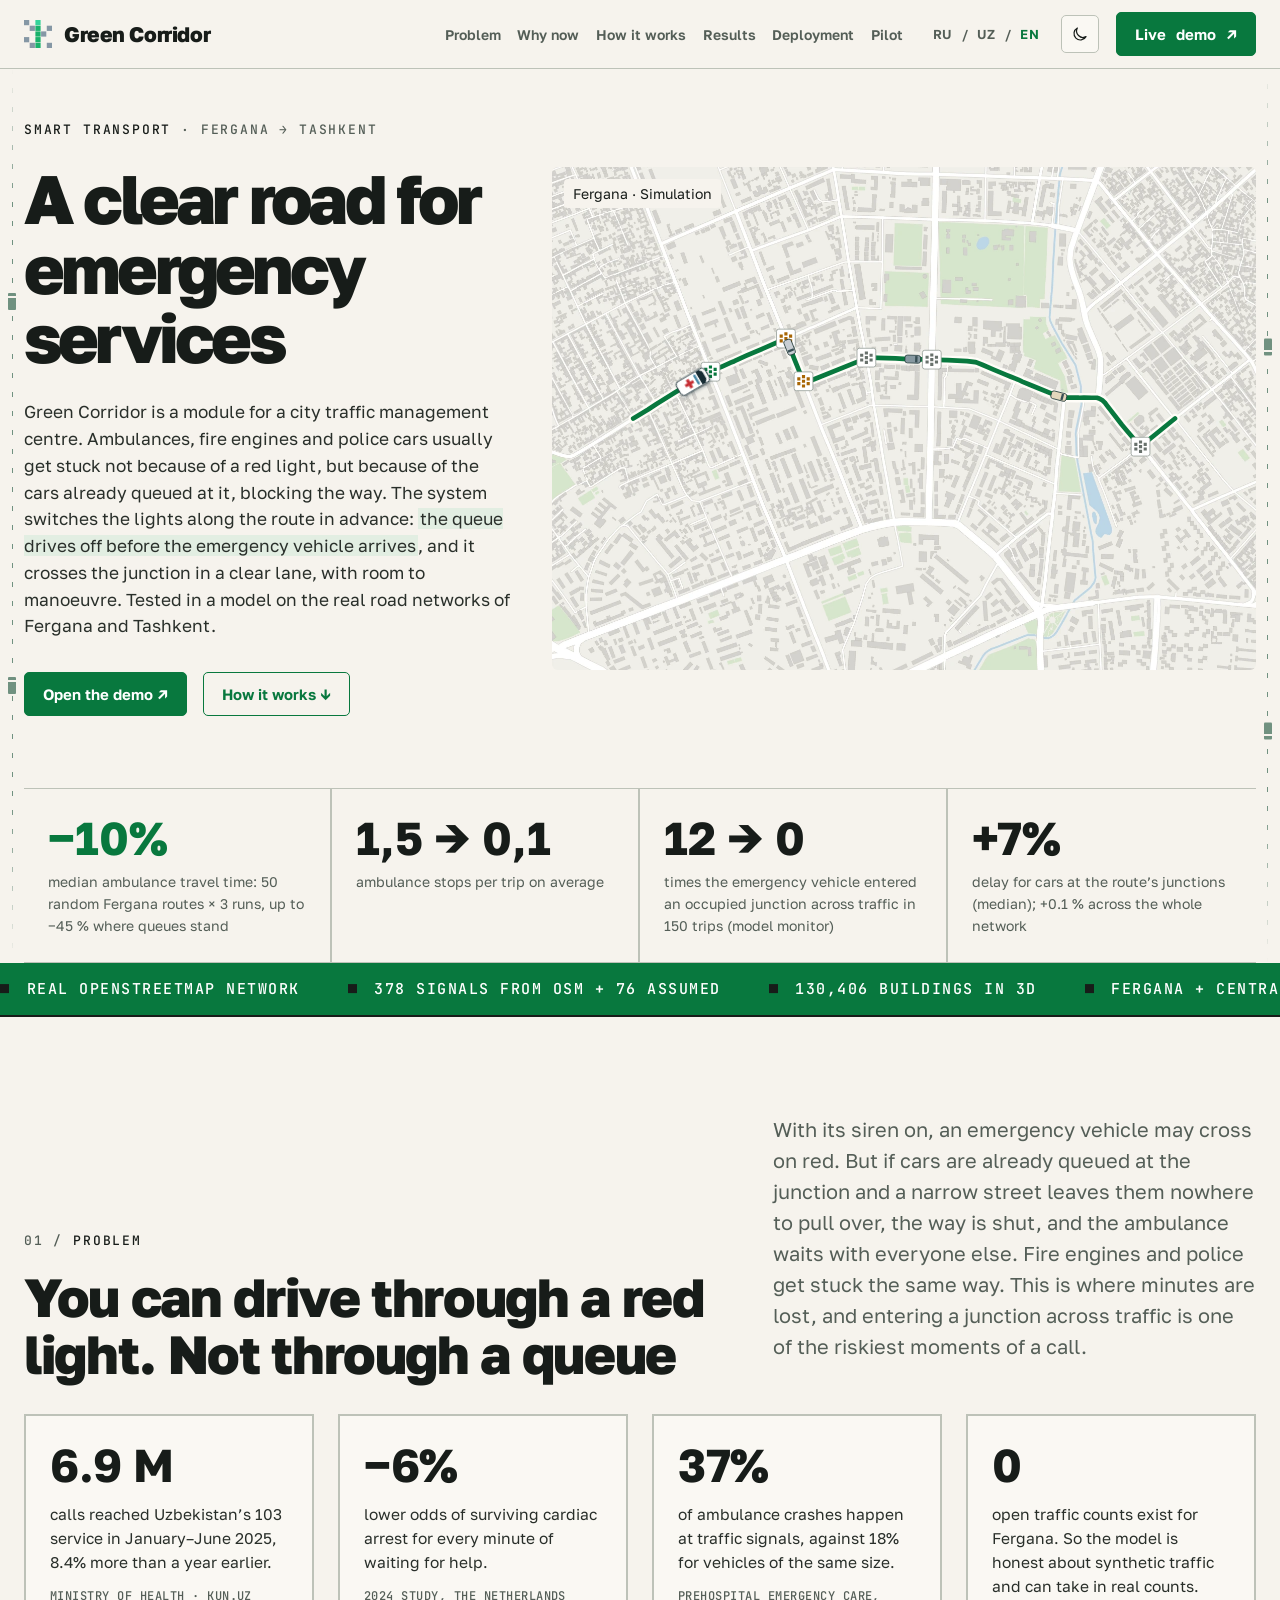
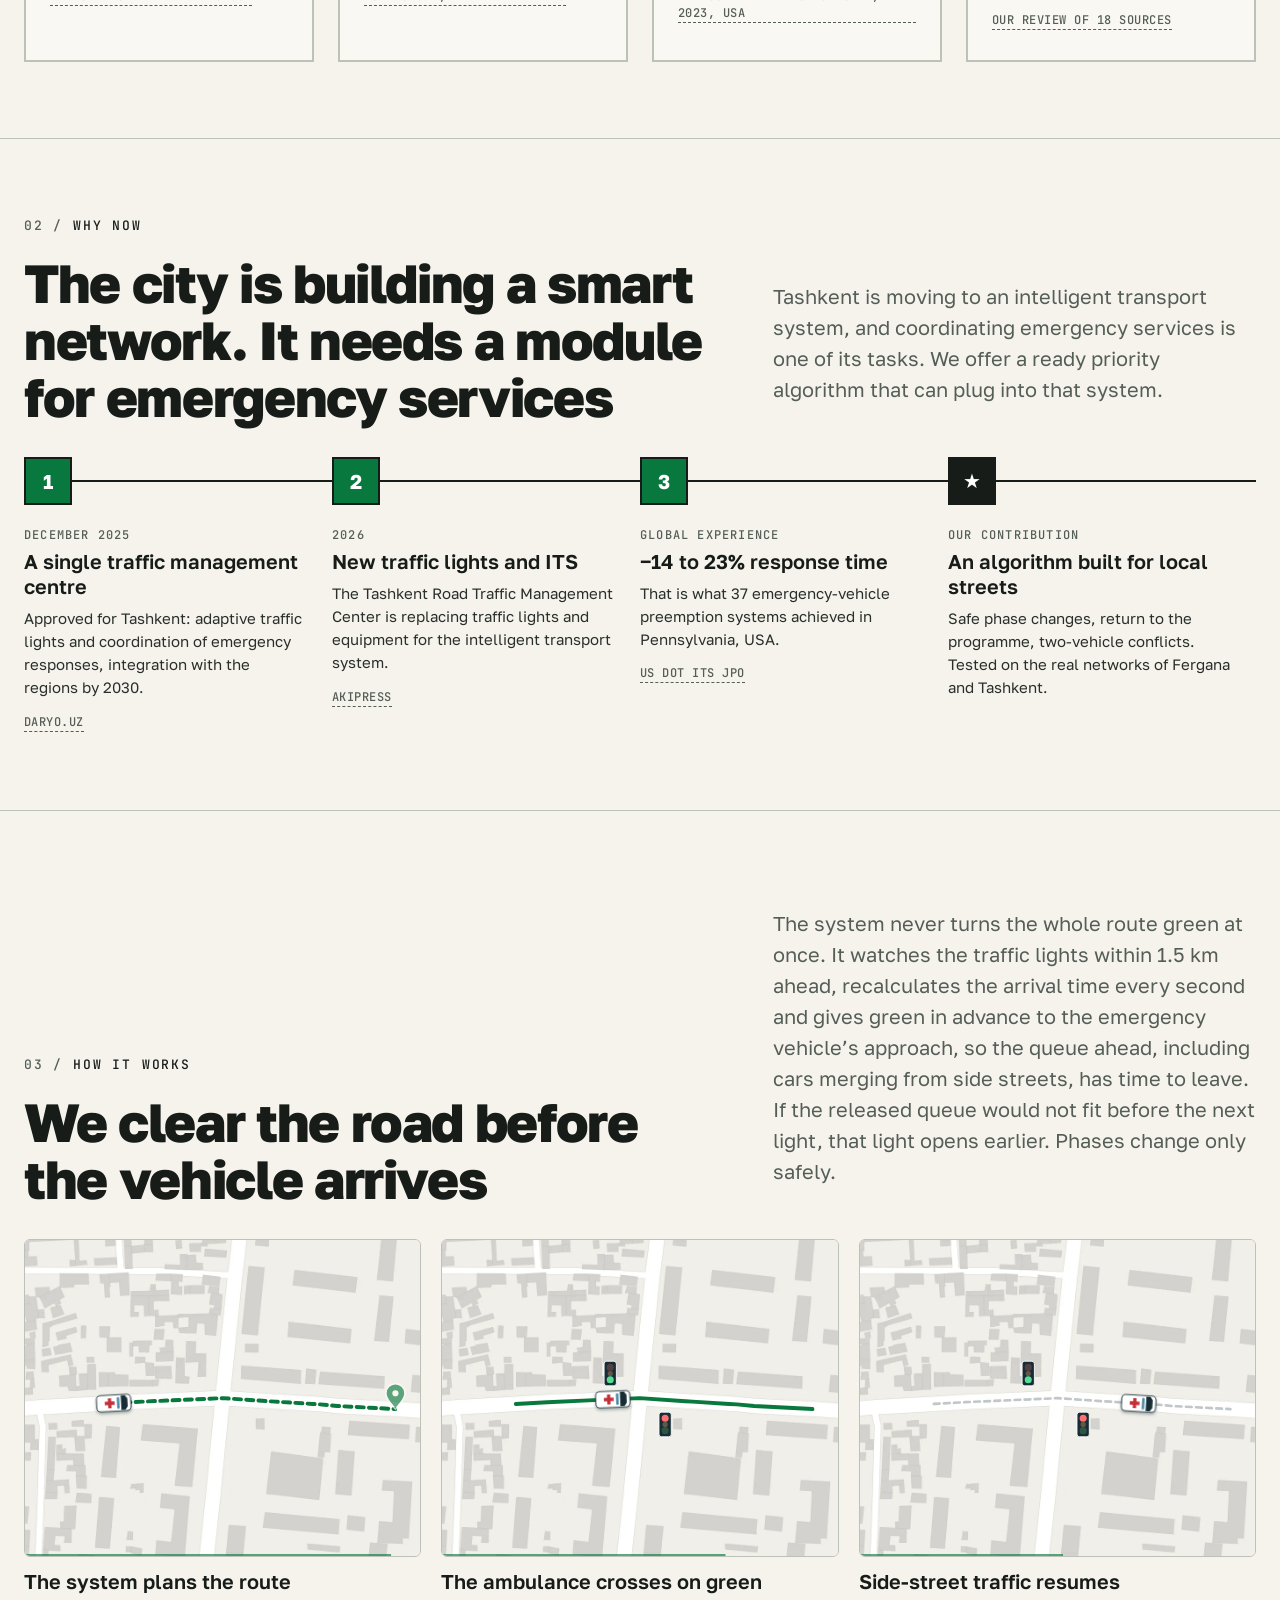
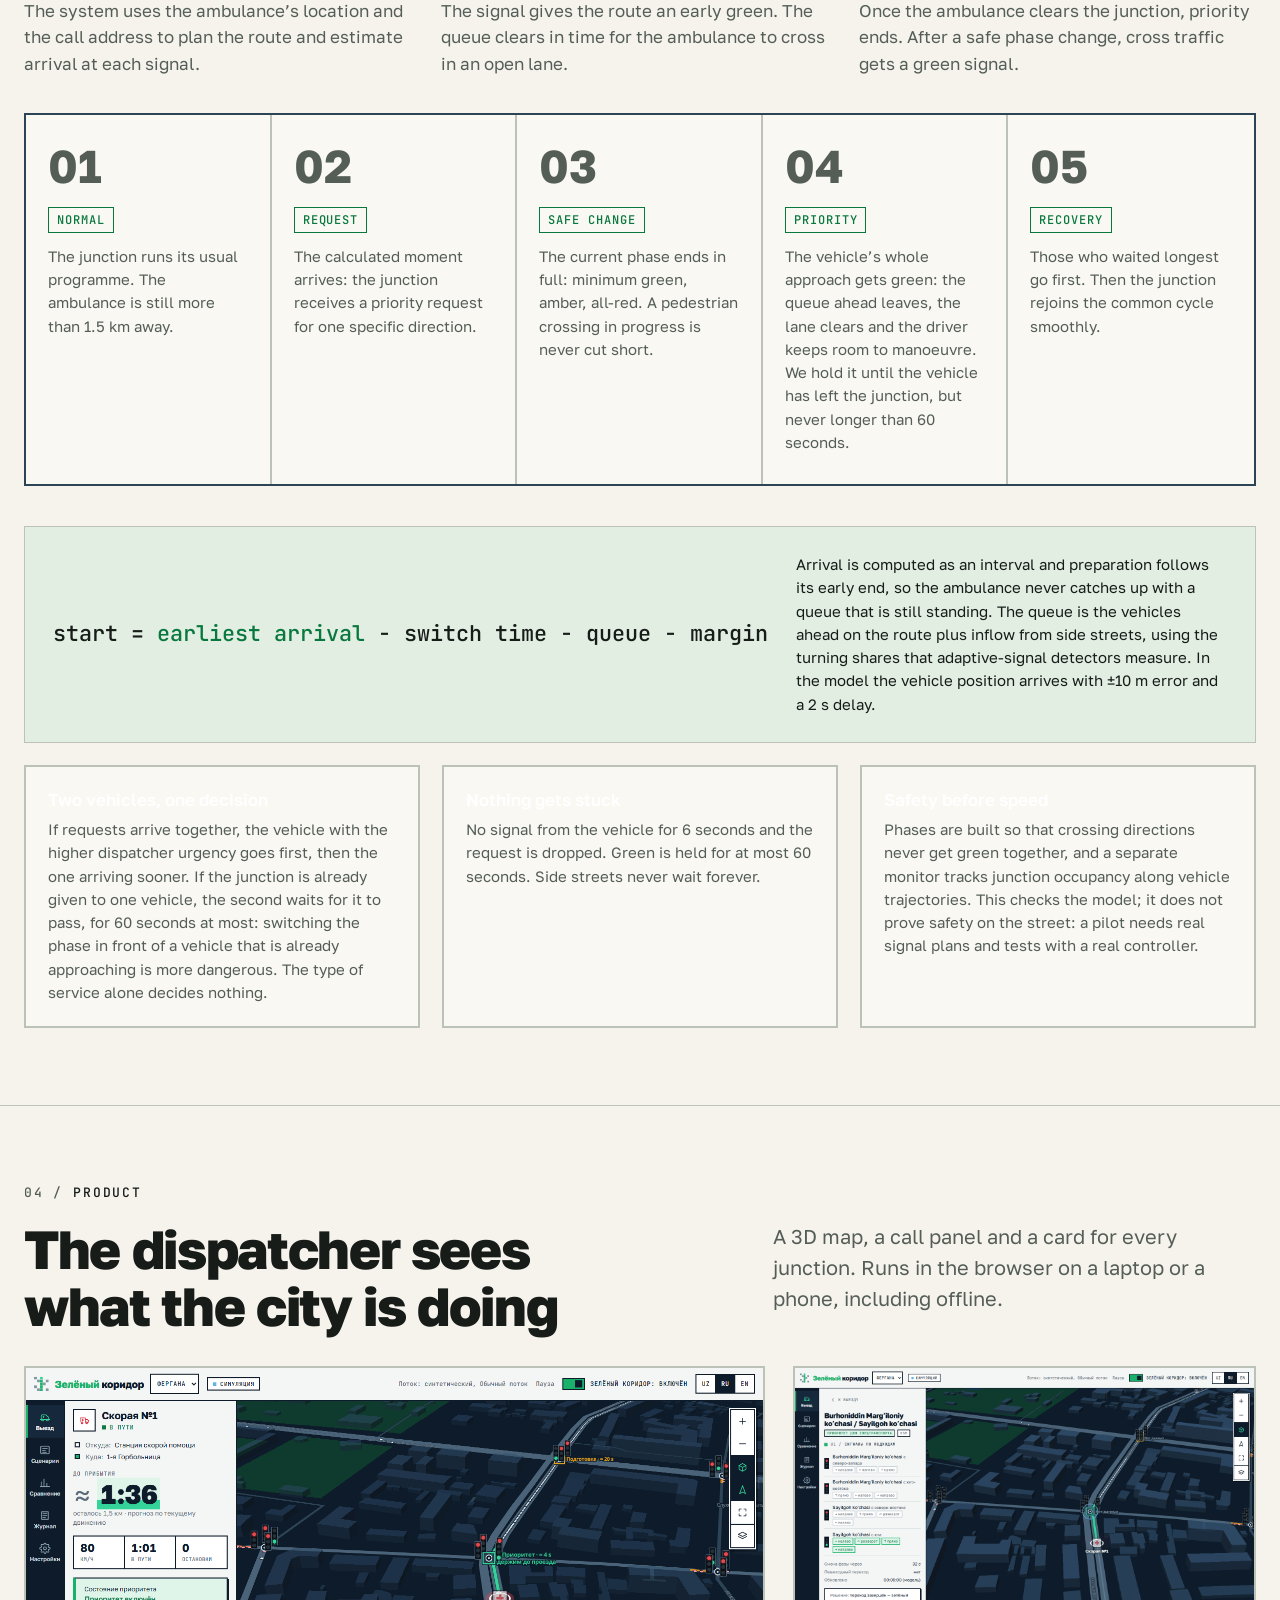
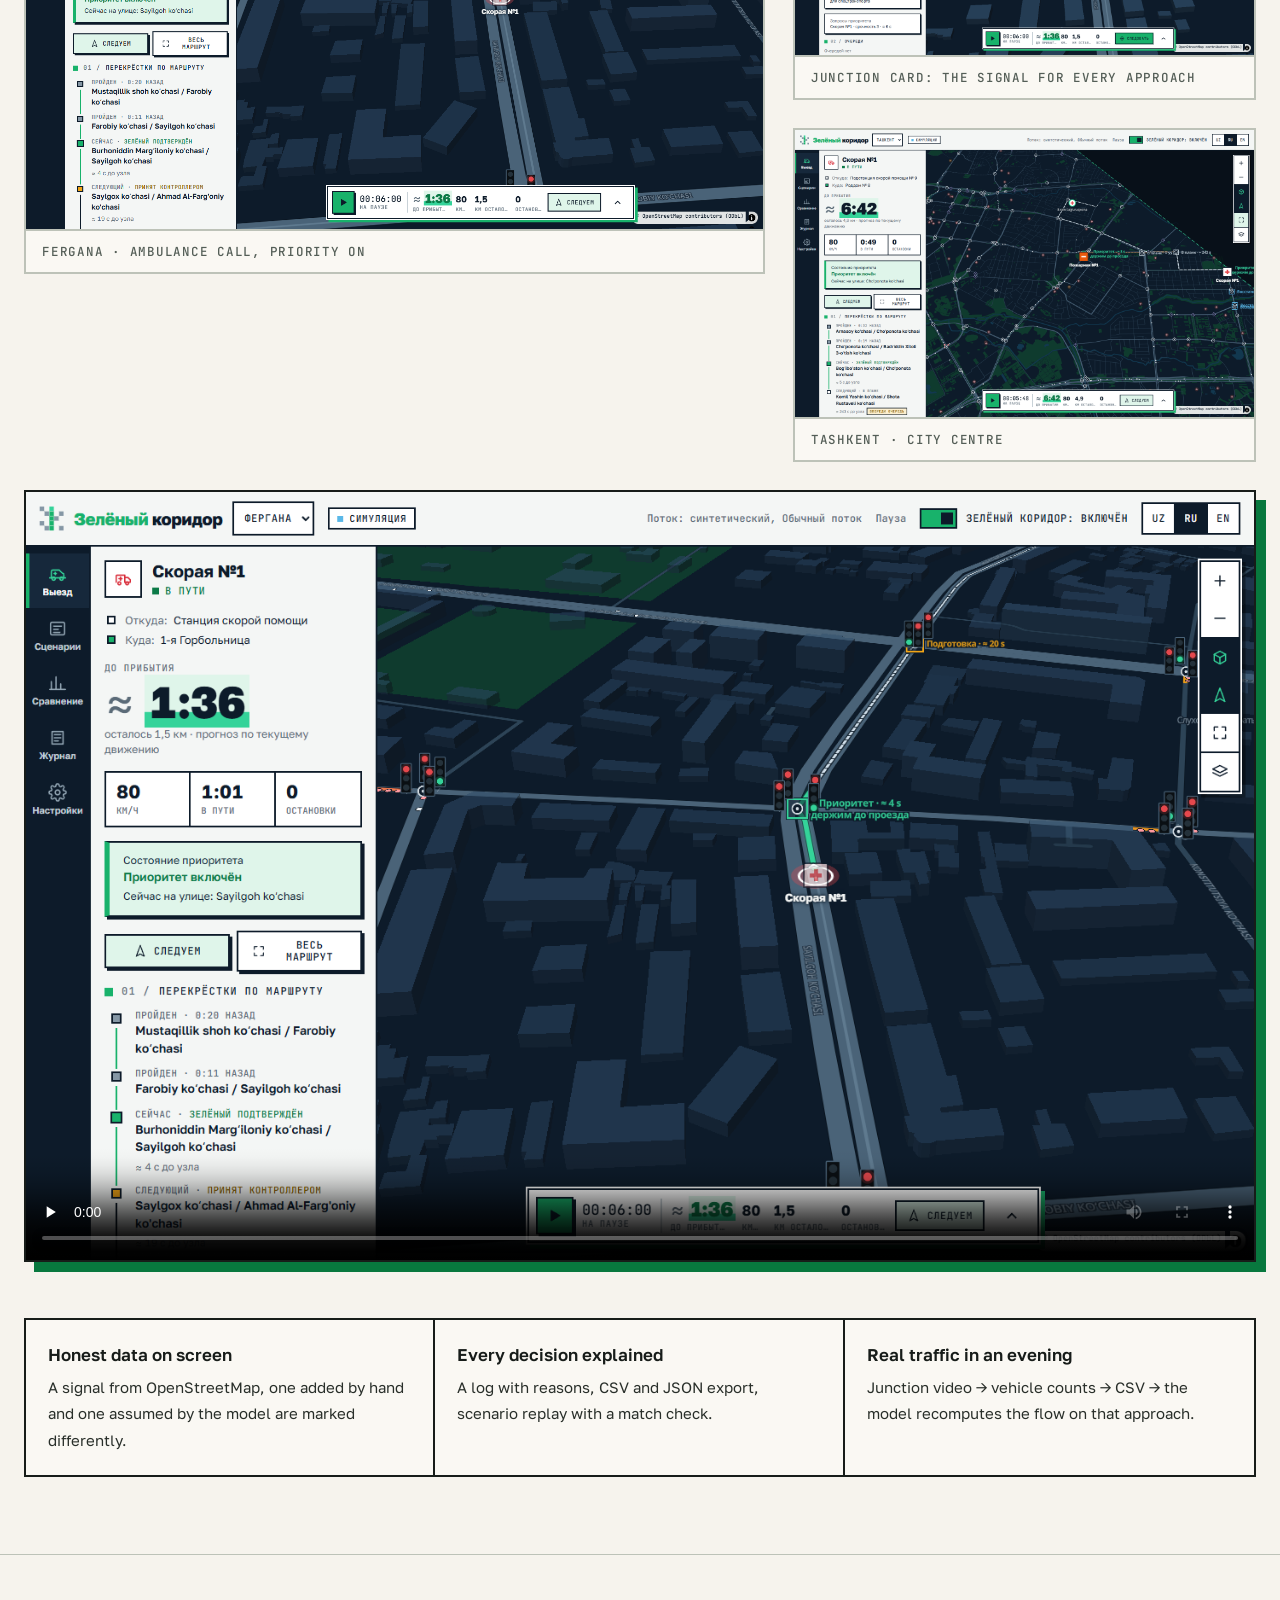
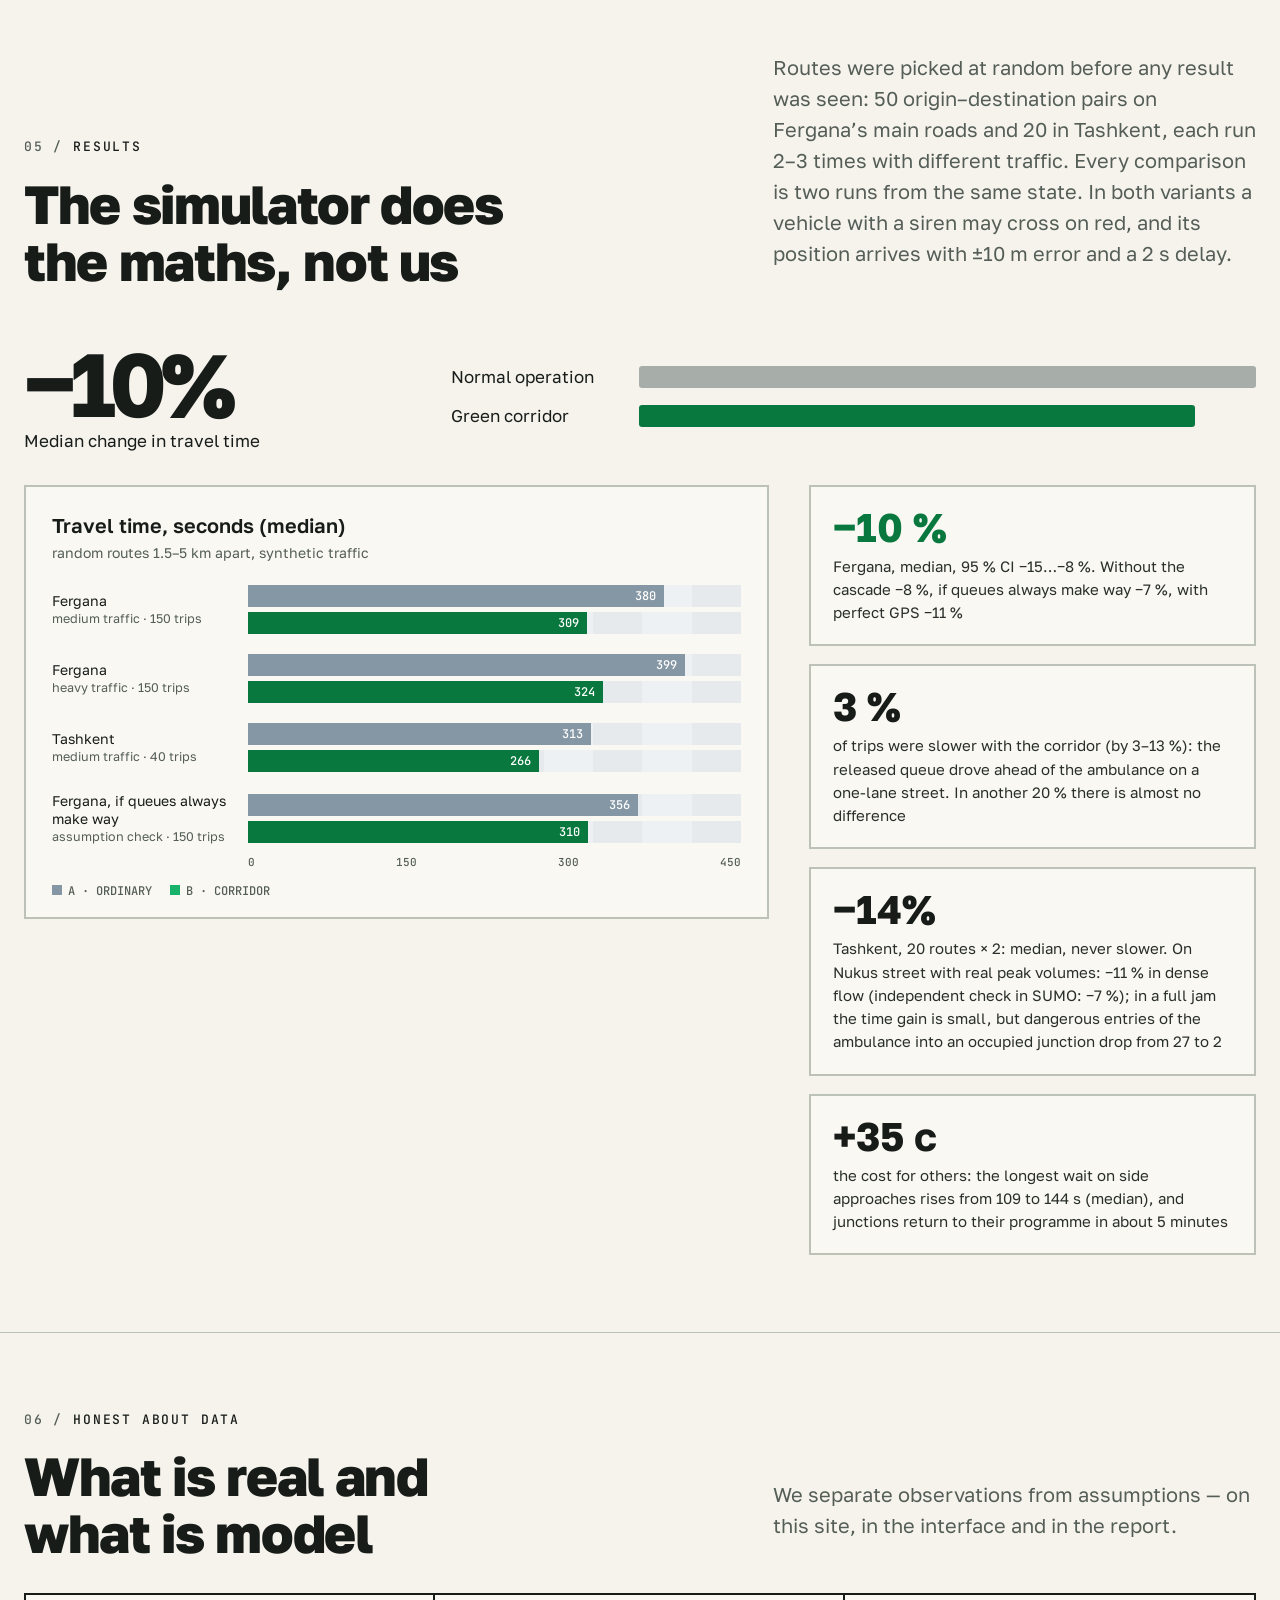
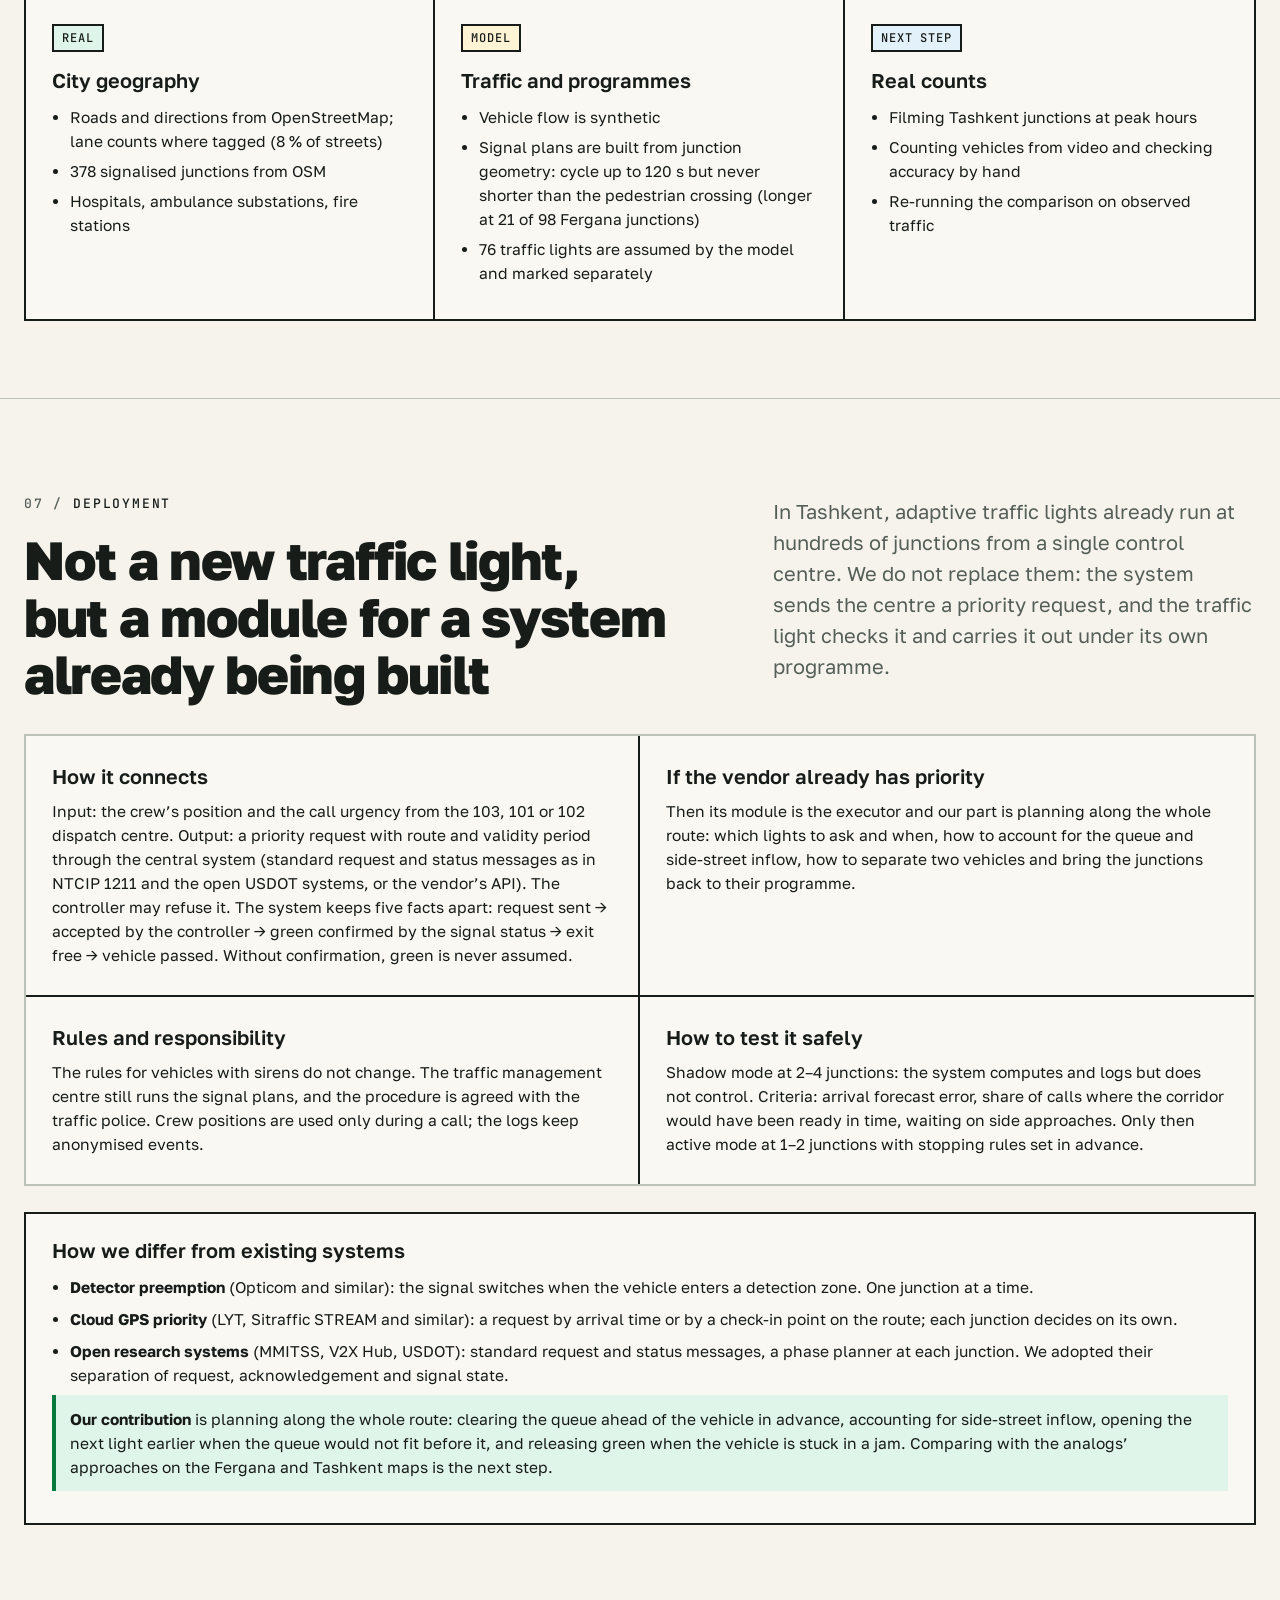
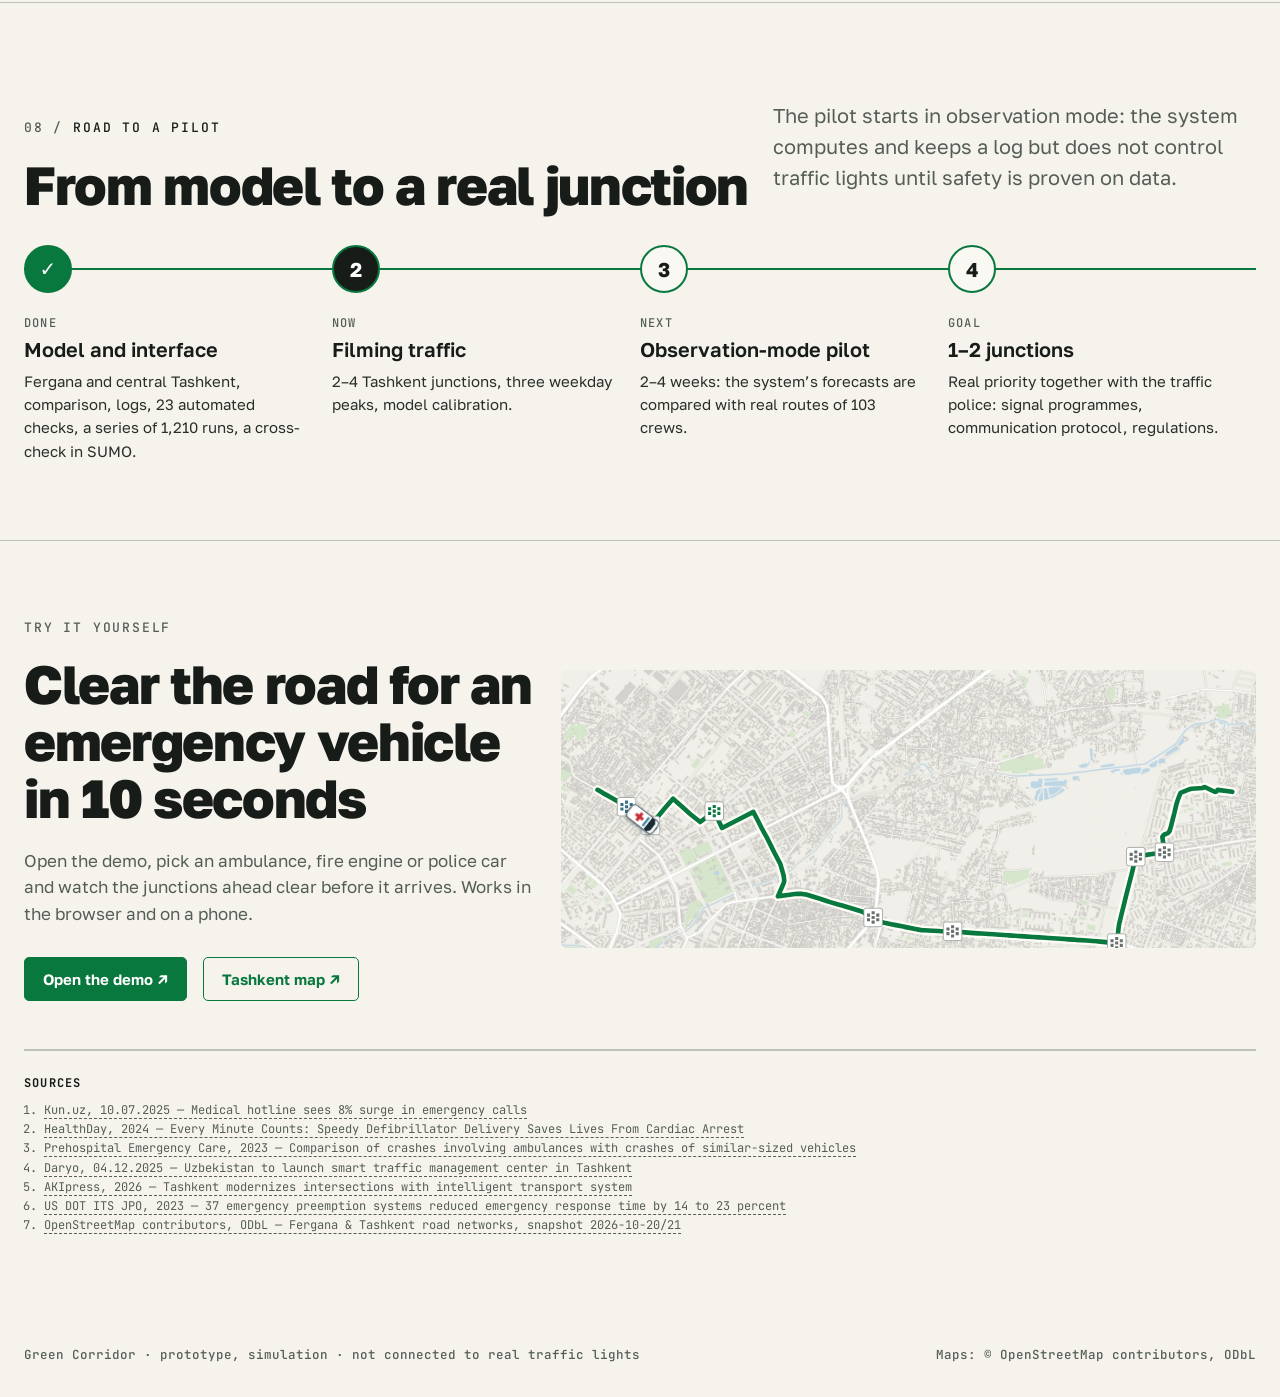
<file: index.html>
<!doctype html>
<html lang="ru">
<head>
<meta charset="utf-8">
<meta name="viewport" content="width=device-width, initial-scale=1, viewport-fit=cover">
<script>
try { document.documentElement.dataset.theme = localStorage.getItem('gc-theme') === 'dark' ? 'dark' : 'light'; } catch {}
</script>
<title>Зелёный коридор</title>
<link rel="icon" href="favicon.svg" type="image/svg+xml">
<meta name="description" content="Система приоритета для скорой и пожарных на светофорах. Модель на реальной дорожной сети Ферганы и Ташкента.">
<link rel="preconnect" href="https://fonts.googleapis.com">
<link rel="preconnect" href="https://fonts.gstatic.com" crossorigin>
<link href="https://fonts.googleapis.com/css2?family=Golos+Text:wght@400;500;600;700;800&family=JetBrains+Mono:wght@500&display=swap" rel="stylesheet">
<style>
/* Layout: technical "hackathon-poster" grid — hard borders, offset shadows, numbered chapters, pixel display.
   Palette: navy ink, signal green, neutral greys. */
:root {
  --ink: #0d1b2a;        /* dark navy: text, borders, dark bands */
  --ink-2: #16283b;
  --paper: #f4f6f5;      /* light grey page */
  --card: #ffffff;
  --grey: #5b6b78;       /* secondary text */
  --line: #c9d2d8;
  --green: #18b26b;      /* signal green */
  --green-2: #34d399;
  --green-soft: #dff5ea;
  --amber: #f2a516;
  --red: #e5484d;
  --sky: #5ab8e8;
  --display: 'Pixelify Sans', 'Golos Text', system-ui, sans-serif;
  --head: 'Golos Text', system-ui, sans-serif;
  --body: 'Golos Text', system-ui, -apple-system, 'Segoe UI', sans-serif;
  --mono: 'JetBrains Mono', ui-monospace, Consolas, monospace;
  --shadow: 6px 6px 0 var(--ink);
  color-scheme: light;
}
* { box-sizing: border-box; }
html { scroll-behavior: smooth; }
@media (prefers-reduced-motion: reduce) { html { scroll-behavior: auto; } *, *::before, *::after { animation: none !important; transition: none !important; } }
body { margin: 0; background: var(--paper); color: var(--ink); font: 400 17px/1.55 var(--body); -webkit-font-smoothing: antialiased; }
a { color: inherit; }
img, video { max-width: 100%; height: auto; display: block; }
.wrap { max-width: 1240px; margin: 0 auto; padding-left: max(20px, env(safe-area-inset-left)); padding-right: max(20px, env(safe-area-inset-right)); }
.num { font-variant-numeric: tabular-nums; }
:focus-visible { outline: 3px solid var(--green); outline-offset: 3px; }

/* header */
header.top { position: sticky; top: 0; z-index: 50; background: rgba(244,246,245,.97); -webkit-backdrop-filter: blur(8px); backdrop-filter: blur(8px); border-bottom: 2px solid var(--ink); }
section[id] { scroll-margin-top: 72px; }
.top .wrap { display: flex; align-items: center; gap: 24px; height: 68px; }
.logo { display: flex; align-items: center; gap: 12px; text-decoration: none; color: var(--ink); font: 800 21px/1 var(--head); letter-spacing: -.02em; }
.logo svg { width: 28px; height: 28px; flex: none; }
.logo b { color: var(--green); font-weight: 800; }
nav.links { display: flex; gap: 22px; margin-left: auto; font: 500 13px var(--mono); text-transform: uppercase; letter-spacing: .08em; }
nav.links a { text-decoration: none; color: var(--grey); } nav.links a:hover { color: var(--ink); }
.btn { display: inline-flex; align-items: center; gap: 10px; padding: 12px 18px; border: 2px solid var(--ink); background: var(--card); color: var(--ink); text-decoration: none; font: 500 13px var(--mono); text-transform: uppercase; letter-spacing: .08em; box-shadow: 4px 4px 0 var(--ink); transition: transform .12s, box-shadow .12s; cursor: pointer; }
.btn:hover { transform: translate(-2px,-2px); box-shadow: 6px 6px 0 var(--ink); }
.btn:active { transform: translate(2px,2px); box-shadow: 1px 1px 0 var(--ink); }
.btn.go { background: var(--green); color: #fff; }
.btn.dark { background: var(--ink); color: #fff; box-shadow: 4px 4px 0 var(--green); }

/* language switch */
.lang { display: inline-flex; border: 2px solid var(--ink); }
.lang button { border: 0; border-right: 2px solid var(--ink); background: var(--card); color: var(--ink); font: 500 12px var(--mono); padding: 9px 11px; cursor: pointer; letter-spacing: .06em; }
.lang button:last-child { border-right: 0; }
.lang button[aria-pressed="true"] { background: var(--ink); color: #fff; }
nav.links + .lang { margin-left: 8px; }
/* mobile menu */
.menu-btn { display: none; width: 42px; height: 42px; border: 2px solid var(--ink); background: var(--card); cursor: pointer; padding: 0; place-items: center; flex: none; }
.menu-btn i, .menu-btn i::before, .menu-btn i::after { display: block; width: 18px; height: 2px; background: var(--ink); position: relative; transition: transform .2s, background .2s; }
.menu-btn i::before, .menu-btn i::after { content: ''; position: absolute; left: 0; }
.menu-btn i::before { top: -6px; } .menu-btn i::after { top: 6px; }
.menu-open .menu-btn i { background: transparent; }
.menu-open .menu-btn i::before { transform: translateY(6px) rotate(45deg); } .menu-open .menu-btn i::after { transform: translateY(-6px) rotate(-45deg); }

.eyebrow { display: block; font: 500 13px/1.5 var(--mono); text-transform: uppercase; letter-spacing: .14em; color: var(--grey); }
.eyebrow::before { content: ''; display: inline-block; width: 10px; height: 10px; margin-right: 10px; background: var(--green); vertical-align: 0; }
.eyebrow b { color: var(--ink); font-weight: 500; }
h1, h2 { font-family: var(--head); font-weight: 800; letter-spacing: -.025em; text-wrap: balance; margin: 0; }
h1 { font-size: clamp(40px, 5.8vw, 84px); line-height: 1.02; }
html[lang="uz"] h1 { font-size: clamp(36px, 5vw, 74px); }
h2 { font-size: clamp(32px, 4.2vw, 58px); line-height: 1.06; }
h3 { font: 600 20px/1.25 var(--body); margin: 0; }
.lead { font-size: clamp(17px, 1.6vw, 20px); color: var(--ink-2); max-width: 60ch; }
.muted { color: var(--grey); }
.hl { background: var(--green-soft); box-shadow: inset 0 -.35em 0 var(--green-2); padding: 0 .1em; }

section { position: relative; padding: 110px 0; border-bottom: 2px solid var(--ink); }
.sec-head { display: grid; grid-template-columns: minmax(0, 1.2fr) minmax(0, .8fr); gap: 48px; align-items: end; margin-bottom: 56px; }
.sec-head .eyebrow { margin-bottom: 18px; }

/* hero */
.hero { padding: 72px 0 0; border-bottom: 0; overflow: hidden; background: var(--paper); }
.hero-grid { display: grid; grid-template-columns: minmax(0, 1.05fr) minmax(0, .95fr); gap: 48px; align-items: center; }
.hero .eyebrow { margin-bottom: 24px; }
.hero .lead { margin: 26px 0 32px; }
.hero-cta { display: flex; gap: 16px; flex-wrap: wrap; }
.stats { display: grid; grid-template-columns: repeat(4, 1fr); margin-top: 72px; border-top: 2px solid var(--ink); border-bottom: 2px solid var(--ink); }
.stat { padding: 26px 24px; border-right: 2px solid var(--ink); }
.stat:last-child { border-right: 0; }
.stat b { display: block; font: 700 clamp(34px, 3.6vw, 52px)/1 var(--head); }
.stat span { display: block; margin-top: 10px; font-size: 14px; color: var(--grey); }
.stat b.g { color: var(--green); }

/* ticker */
.ticker { background: var(--green); color: #fff; border-bottom: 2px solid var(--ink); overflow: hidden; white-space: nowrap; }
.ticker div { display: inline-flex; gap: 48px; padding: 16px 0; font: 500 15px var(--mono); text-transform: uppercase; letter-spacing: .1em; animation: tick 38s linear infinite; }
.ticker div span::before { content: '■'; margin-right: 16px; color: var(--ink); }
@keyframes tick { to { transform: translateX(-50%); } }

/* cards */
.cards { display: grid; grid-template-columns: repeat(4, 1fr); gap: 24px; }
.card { position: relative; background: var(--card); border: 2px solid var(--ink); box-shadow: var(--shadow); padding: 26px 24px 28px; }
.card .ico { width: 44px; height: 44px; display: grid; place-items: center; border: 2px solid var(--ink); margin-bottom: 22px; }
.card p { margin: 10px 0 0; font-size: 15.5px; color: var(--ink-2); }
.card .k { position: absolute; top: 18px; right: 18px; font: 500 12px var(--mono); color: var(--grey); }

/* how it works (dark band) */
.dark { background: var(--ink); color: #e9eff3; }
.dark .eyebrow { color: #93a6b4; } .dark .eyebrow b { color: #fff; }
.dark .muted { color: #93a6b4; }
.steps { display: grid; grid-template-columns: repeat(5, 1fr); border: 2px solid #2d4457; }
.step { padding: 28px 22px 30px; border-right: 2px solid #2d4457; position: relative; min-width: 0; }
.step:last-child { border-right: 0; }
.step .n { font: 700 46px/1 var(--head); color: #2d4457; }
.step .st { display: inline-block; margin: 18px 0 12px; font: 500 12px var(--mono); letter-spacing: .08em; padding: 4px 8px; border: 1.5px solid currentColor; }
.step p { margin: 0; font-size: 15px; color: #b9c7d1; }
.formula { margin-top: 40px; display: grid; grid-template-columns: auto minmax(0,1fr); gap: 28px; align-items: center; border: 2px solid var(--green-2); padding: 26px 28px; }
.formula code { font: 500 clamp(15px, 1.7vw, 22px)/1.4 var(--mono); color: #fff; }
.formula code em { color: var(--green-2); font-style: normal; }
.formula p { margin: 0; color: #b9c7d1; font-size: 15px; }
.rules { display: grid; grid-template-columns: repeat(3, 1fr); gap: 22px; margin-top: 22px; }
.rule { border: 2px solid #2d4457; padding: 22px; }
.rule h3 { color: #fff; font-size: 17px; }
.rule p { margin: 8px 0 0; color: #b9c7d1; font-size: 15px; }

/* product shots */
.shots { display: grid; grid-template-columns: minmax(0, 1.6fr) minmax(0, 1fr); gap: 28px; }
.shot { border: 2px solid var(--ink); box-shadow: var(--shadow); background: var(--ink); }
.shot figcaption { background: var(--card); border-top: 2px solid var(--ink); padding: 12px 16px; font: 500 12.5px var(--mono); text-transform: uppercase; letter-spacing: .06em; color: var(--grey); }
.stack { display: grid; gap: 28px; }
.video { margin-top: 28px; border: 2px solid var(--ink); box-shadow: 10px 10px 0 var(--green); background: #000; }
.feat { display: grid; grid-template-columns: repeat(3, 1fr); gap: 0; margin-top: 56px; border: 2px solid var(--ink); background: var(--card); }
.feat div { padding: 22px; border-right: 2px solid var(--ink); }
.feat div:last-child { border-right: 0; }
.feat b { display: block; font-weight: 600; margin-bottom: 6px; }
.feat span { font-size: 15px; color: var(--ink-2); }

/* results */
.res { display: grid; grid-template-columns: minmax(0, 1.25fr) minmax(0, .75fr); gap: 40px; align-items: start; }
.chart { background: var(--card); border: 2px solid var(--ink); box-shadow: var(--shadow); padding: 26px 26px 18px; }
.chart h3 { margin-bottom: 4px; }
.bars { margin-top: 22px; display: grid; gap: 20px; }
.bar-row { display: grid; grid-template-columns: 180px minmax(0,1fr); gap: 16px; align-items: center; }
.bar-row .lbl { font-size: 14px; line-height: 1.3; }
.bar-row .lbl small { display: block; color: var(--grey); font-size: 12.5px; }
.pair { display: grid; gap: 5px; }
.bar { position: relative; height: 22px; background: repeating-linear-gradient(90deg, #eef1f3 0 10%, #e6eaed 10% 20%); }
.bar i { position: absolute; inset: 0 auto 0 0; display: flex; align-items: center; justify-content: flex-end; padding-right: 8px; font: 500 12px var(--mono); color: #fff; width: 0; transition: width 1.1s cubic-bezier(.2,.7,.2,1); }
.bar.a i { background: #8597a5; } .bar.b i { background: var(--green); }
.axis { display: flex; justify-content: space-between; margin: 10px 0 0 196px; font: 500 11px var(--mono); color: var(--grey); }
.chart .key { display: flex; gap: 18px; margin-top: 14px; font: 500 12px var(--mono); color: var(--grey); text-transform: uppercase; }
.chart .key i { display: inline-block; width: 10px; height: 10px; margin-right: 6px; }
.facts { display: grid; gap: 18px; }
.fact { border: 2px solid var(--ink); background: var(--card); padding: 20px 22px; }
.fact b { font: 700 40px/1 var(--head); display: block; }
.fact b.g { color: var(--green); }
.fact span { display: block; margin-top: 8px; font-size: 15px; color: var(--ink-2); }

/* honesty */
.analogs { margin-top: 26px; border: 2px solid var(--ink); background: var(--card); padding: 24px 26px; }
.analogs h3 { margin: 0 0 12px; } .analogs ul { margin: 0; padding-left: 18px; font-size: 15.5px; } .analogs li { margin: 8px 0; }
.analogs li.us { list-style: none; margin-left: -18px; padding: 12px 14px; background: #dff5ea; border-left: 4px solid var(--green); }
.deploy { display: grid; grid-template-columns: repeat(2, 1fr); border: 2px solid var(--ink); background: var(--card); }
.deploy > div { padding: 28px 26px; border-right: 2px solid var(--ink); border-bottom: 2px solid var(--ink); }
.deploy > div:nth-child(2n) { border-right: 0; } .deploy > div:nth-last-child(-n+2) { border-bottom: 0; }
.deploy h3 { margin: 0 0 10px; } .deploy p { margin: 0; font-size: 15.5px; }
.truth { display: grid; grid-template-columns: repeat(3, 1fr); border: 2px solid var(--ink); background: var(--card); }
.truth > div { padding: 28px 26px; border-right: 2px solid var(--ink); }
.truth > div:last-child { border-right: 0; }
.truth .tg { display: inline-block; font: 500 12px var(--mono); text-transform: uppercase; letter-spacing: .08em; padding: 4px 8px; border: 2px solid var(--ink); margin-bottom: 16px; }
.truth ul { margin: 12px 0 0; padding-left: 18px; font-size: 15.5px; } .truth li { margin: 6px 0; }

/* roadmap */
.road { display: grid; grid-template-columns: repeat(4, 1fr); gap: 0; position: relative; }
.road::before { content: ''; position: absolute; left: 0; right: 0; top: 23px; height: 2px; background: var(--ink); }
.ms { position: relative; padding-right: 26px; }
.ms .dot { width: 48px; height: 48px; border: 2px solid var(--ink); background: var(--card); display: grid; place-items: center; font: 700 20px var(--head); position: relative; }
.ms.done .dot { background: var(--green); color: #fff; }
.ms.now .dot { background: var(--ink); color: #fff; }
.ms .when { margin: 22px 0 6px; font: 500 12px var(--mono); text-transform: uppercase; letter-spacing: .1em; color: var(--grey); }
.ms p { margin: 8px 0 0; font-size: 15px; color: var(--ink-2); }
.card .big { font: 700 clamp(34px, 3.6vw, 48px)/1 var(--head); color: var(--ink); margin-bottom: 14px; letter-spacing: -.01em; }
.src { display: inline-block; margin-top: 14px; font: 500 12px/1.4 var(--mono); color: var(--grey); text-transform: uppercase; letter-spacing: .04em; text-decoration: none; border-bottom: 1px dashed currentColor; }
.src:hover { color: var(--green); }
.sources { margin: 48px 0 0; padding-top: 24px; border-top: 2px solid var(--ink); font: 400 12px/1.6 var(--mono); color: var(--grey); }
.sources h3 { margin: 0 0 10px; font: 700 12px var(--mono); text-transform: uppercase; letter-spacing: .1em; color: var(--ink); }
.sources ol { margin: 0; padding-left: 20px; }
.sources a { color: inherit; text-decoration: none; border-bottom: 1px dashed currentColor; overflow-wrap: anywhere; }
.sources a:hover { color: var(--green); }

/* final */
.final { text-align: left; }
.final .box { position: relative; border: 2px solid var(--ink); background: var(--ink); color: #fff; padding: clamp(32px, 5vw, 64px); box-shadow: 10px 10px 0 var(--green); overflow: hidden; }
.final .box h2 { max-width: 16ch; }
.final .box p { color: #b9c7d1; max-width: 58ch; margin: 22px 0 30px; }
footer { padding: 34px 0 calc(34px + env(safe-area-inset-bottom)); font: 500 12.5px var(--mono); color: var(--grey); }
footer .wrap { display: flex; justify-content: space-between; gap: 20px; flex-wrap: wrap; }

.reveal { opacity: 1; transform: none; transition: opacity .6s, transform .6s; }
.js .reveal.pre { opacity: 0; transform: translateY(18px); }

@media (max-width: 1100px) {
  .top .wrap { gap: 12px; }
  .menu-btn { display: grid; }
  .lang { margin-left: auto; }
  nav.links { display: none; position: absolute; left: 0; right: 0; top: 100%; flex-direction: column; gap: 0; margin: 0; background: var(--paper); border-bottom: 2px solid var(--ink); box-shadow: 0 12px 24px rgba(13,27,42,.12); max-height: calc(100vh - 70px); overflow-y: auto; }
  nav.links a { padding: 16px max(20px, env(safe-area-inset-left)); border-top: 1px solid var(--line); color: var(--ink); font-size: 14px; }
  .menu-open nav.links { display: flex; }
  nav.links + .lang { margin-left: auto; }
}
@media (max-width: 1000px) {
  .hero-grid, .sec-head, .res, .shots { grid-template-columns: minmax(0,1fr); }
  .cards { grid-template-columns: repeat(2, 1fr); }
  .steps { grid-template-columns: minmax(0,1fr); }
  .step { border-right: 0; border-bottom: 2px solid #2d4457; } .step:last-child { border-bottom: 0; }
  .rules, .truth, .feat { grid-template-columns: minmax(0,1fr); }
  .deploy { grid-template-columns: minmax(0,1fr); } .deploy > div { border-right: 0 !important; border-bottom: 2px solid var(--ink) !important; } .deploy > div:last-child { border-bottom: 0 !important; }
  .truth > div, .feat div { border-right: 0; border-bottom: 2px solid var(--ink); } .truth > div:last-child, .feat div:last-child { border-bottom: 0; }
  .road { grid-template-columns: repeat(2, 1fr); row-gap: 40px; } .road::before { display: none; }
  .stats { grid-template-columns: repeat(2, 1fr); } .stat:nth-child(2) { border-right: 0; } .stat:nth-child(-n+2) { border-bottom: 2px solid var(--ink); }
}
@media (max-width: 600px) {
  section { padding: 76px 0; }
  .cards, .road { grid-template-columns: minmax(0,1fr); }
  .top .wrap { height: 62px; gap: 8px; }
  section[id] { scroll-margin-top: 64px; }
  .top .btn { padding: 10px 12px; box-shadow: 3px 3px 0 var(--ink); } .top .btn span { display: none; }
  .menu-btn { width: 38px; height: 38px; }
  .stairs { width: 90px; height: 60px; opacity: .5; }
  .logo [data-i="logo"] { display: none; } .lang button { padding: 8px 8px; }
  .bar-row { grid-template-columns: minmax(0,1fr); gap: 8px; } .axis { margin-left: 0; }
  .formula { grid-template-columns: minmax(0,1fr); }
  .board .t1 { left: 8px; } .board .t2 { right: 8px; }
}
</style>
<link rel="stylesheet" href="site.css">
</head>
<body>
<header class="top">
  <div class="wrap">
    <button class="menu-btn" type="button" aria-label="Меню" aria-expanded="false" aria-controls="navlinks"><i></i></button>
    <a class="logo" href="#top" aria-label="Зелёный коридор"><svg viewBox="0 0 59 59" aria-hidden="true"><rect x="0" y="0" width="11" height="11" fill="#8597a5"/><rect x="12" y="12" width="11" height="11" fill="#8597a5"/><rect x="0" y="36" width="11" height="11" fill="#8597a5"/><rect x="12" y="48" width="11" height="11" fill="#8597a5"/><rect x="48" y="12" width="11" height="11" fill="#8597a5"/><rect x="36" y="24" width="11" height="11" fill="#8597a5"/><rect x="48" y="48" width="11" height="11" fill="#8597a5"/><rect x="24" y="0" width="11" height="11" fill="#34d399"/><rect x="24" y="12" width="11" height="11" fill="#18b26b"/><rect x="24" y="24" width="11" height="11" fill="#18b26b"/><rect x="24" y="36" width="11" height="11" fill="#18b26b"/><rect x="24" y="48" width="11" height="11" fill="#18b26b"/></svg><span data-i="logo"><b>Зелёный</b> коридор</span></a>
    <nav class="links" id="navlinks" aria-label="Разделы">
      <a href="#problem" data-i="n1">Проблема</a><a href="#now" data-i="n2">Почему сейчас</a><a href="#how" data-i="n3">Как работает</a><a href="#results" data-i="n4">Результаты</a><a href="#deploy" data-i="n6">Внедрение</a><a href="#pilot" data-i="n5">Пилот</a>
    </nav>
    <div class="lang" role="group" aria-label="Язык / Til / Language"><button data-l="ru">RU</button><button data-l="uz">UZ</button><button data-l="en">EN</button></div>
    <button class="theme-toggle" type="button" aria-label="Тёмная тема" aria-pressed="false">
      <svg class="moon" viewBox="0 0 24 24" aria-hidden="true"><path d="M20 15.5A8.5 8.5 0 0 1 8.5 4 8.5 8.5 0 1 0 20 15.5Z"/></svg>
      <svg class="sun" viewBox="0 0 24 24" aria-hidden="true"><circle cx="12" cy="12" r="4"/><path d="M12 2v3m0 14v3M2 12h3m14 0h3M5 5l2 2m10 10 2 2M5 19l2-2M17 7l2-2"/></svg>
    </button>
    <a class="btn go" href="app/" target="_blank" rel="noopener" data-i="cta">Демо<span> онлайн</span> ↗</a>
  </div>
</header>
<main id="top">
<section class="hero">
  <div class="background-traffic" aria-hidden="true">
    <div class="background-lane"><span></span><span></span></div>
    <div class="background-lane"><span></span><span></span></div>
  </div>
  <div class="wrap">
    <div class="hero-grid">
      <div class="reveal">
        <div class="eyebrow" data-i="h_eb"><b>Aqlli transport</b> · Фергана → Ташкент</div>
        <h1 data-i="h1">Дорога экстренным службам — свободна</h1>
        <p class="lead" data-i="h_lead">«Зелёный коридор» — модуль для городского центра управления движением. Скорая, пожарные и полиция чаще всего застревают не из-за красного сигнала, а из-за машин, которые уже стоят перед ним и закрывают проезд. Система заранее переключает светофоры на маршруте: <span class="hl">очередь уезжает до того, как подъедет экстренная машина</span>, и она проходит перекрёсток по свободной полосе, не теряя манёвра. Проверено в модели на реальной дорожной сети Ферганы и Ташкента.</p>
        <div class="hero-cta">
          <a class="btn dark" href="app/" target="_blank" rel="noopener" data-i="b_demo">Открыть демо ↗</a>
          <a class="btn" href="#how" data-i="b_how">Как это работает ↓</a>
        </div>
      </div>
      <div class="map-panel map-hero" data-map="hero" data-animate>
        <img src="media/map-hero.webp" width="1400" height="1000" alt="">
        <span class="map-caption" data-i="map_city">Фергана · Симуляция</span>
      </div>
    </div>
    <div class="stats reveal">
      <div class="stat"><b class="g num">−10%</b><span data-i="s1">медиана времени в пути скорой: 50 случайных маршрутов Ферганы × 3 прогона, до −45 % там, где стоят очереди</span></div>
      <div class="stat"><b class="num">1,5 → 0,1</b><span data-i="s2">остановок скорой на маршруте в среднем</span></div>
      <div class="stat"><b class="num">12 → 0</b><span data-i="s3">въездов спецавто в занятый перекрёсток поперёк потока на 150 поездках (модельный монитор)</span></div>
      <div class="stat"><b class="num">+7%</b><span data-i="s4">задержка машин у перекрёстков маршрута (медиана); по всей сети +0,1 %</span></div>
    </div>
  </div>
</section>

<div class="ticker" aria-hidden="true"><div>
  <span data-i="k1">Реальная сеть OpenStreetMap</span><span data-i="k2">378 светофоров из OSM + 76 предполагаемых</span><span data-i="k3">130 406 зданий в 3D</span><span data-i="k4">Фергана + центр Ташкента</span><span data-i="k5">23 автоматические проверки</span><span data-i="k6">Скорая · пожарные · полиция</span>
  <span data-i="k1">Реальная сеть OpenStreetMap</span><span data-i="k2">378 светофоров из OSM + 76 предполагаемых</span><span data-i="k3">130 406 зданий в 3D</span><span data-i="k4">Фергана + центр Ташкента</span><span data-i="k5">23 автоматические проверки</span><span data-i="k6">Скорая · пожарные · полиция</span>
</div></div>

<section id="problem">
  <div class="wrap">
    <div class="sec-head reveal">
      <div><div class="eyebrow" data-i="p_eb">01 / <b>Проблема</b></div><h2 data-i="p_h">Красный можно проехать. Стоящую очередь — нет</h2></div>
      <p class="lead muted" data-i="p_lead">С сиреной экстренная машина вправе ехать на красный. Но если перед перекрёстком уже стоят машины, а на узкой улице им некуда прижаться, проезд закрыт — и скорая стоит вместе со всеми. Пожарные и полиция застревают так же. Здесь теряются минуты, а въезд на перекрёсток поперёк потока — один из самых опасных моментов выезда.</p>
    </div>
    <div class="cards">
      <article class="card reveal"><div class="big num" data-i="big1">6,9 млн</div><p data-i="c1">вызовов приняла служба 103 за январь–июнь 2025 года — на 8,4 % больше, чем годом раньше.</p><a class="src" href="https://kun.uz/en/news/2025/07/10/medical-hotline-sees-8-surge-in-emergency-calls" target="_blank" rel="noopener" data-i="c1s">Минздрав РУз · kun.uz</a></article>
      <article class="card reveal"><div class="big num">−6%</div><p data-i="c2">шансов пережить остановку сердца — за каждую минуту ожидания помощи.</p><a class="src" href="https://www.healthday.com/health-news/cardiovascular-diseases/every-minute-counts-speedy-defibrillator-delivery-saves-lives-from-cardiac-arrest" target="_blank" rel="noopener" data-i="c2s">Исследование 2024 г., Нидерланды</a></article>
      <article class="card reveal"><div class="big num">37%</div><p data-i="c3">аварий скорых происходит у светофоров. У машин того же размера — 18 %.</p><a class="src" href="https://discovery.geisinger.org/esploro/outputs/journalArticle/Comparison-of-crashes-involving-ambulances-with/9924287009631" target="_blank" rel="noopener" data-i="c3s">Prehospital Emergency Care, 2023, США</a></article>
      <article class="card reveal"><div class="big num">0</div><p data-i="c4">открытых замеров потока машин по Фергане. Поэтому модель честно работает с синтетикой и умеет принимать реальные замеры.</p><span class="src" data-i="c4s">Наш обзор 18 источников</span></article>
    </div>
  </div>
</section>

<section id="now">
  <div class="wrap">
    <div class="sec-head reveal">
      <div><div class="eyebrow" data-i="w_eb">02 / <b>Почему сейчас</b></div><h2 data-i="w_h">Город строит умную сеть. Нужен модуль для экстренных служб</h2></div>
      <p class="lead muted" data-i="w_lead">Ташкент переходит на интеллектуальную транспортную систему. Координация экстренных служб входит в её задачи. Мы предлагаем готовый алгоритм приоритета, который можно встроить в эту систему.</p>
    </div>
    <div class="road">
      <div class="ms done reveal"><div class="dot">1</div><div class="when" data-i="w1t">Декабрь 2025</div><h3 data-i="w1h">Единый центр управления движением</h3><p data-i="w1p">Утверждён для Ташкента: адаптивные светофоры и координация экстренных служб, интеграция с регионами до 2030 года.</p><a class="src" href="https://daryo.uz/en/2025/12/04/uzbekistan-to-launch-smart-traffic-management-center-in-tashkent/" target="_blank" rel="noopener">daryo.uz</a></div>
      <div class="ms done reveal"><div class="dot">2</div><div class="when" data-i="w2t">2026</div><h3 data-i="w2h">Новые светофоры и ИТС</h3><p data-i="w2p">Центр организации дорожного движения Ташкента меняет светофоры и оборудование под интеллектуальную транспортную систему.</p><a class="src" href="https://akipress.com/news:890527" target="_blank" rel="noopener">AKIpress</a></div>
      <div class="ms done reveal"><div class="dot">3</div><div class="when" data-i="w3t">Мировой опыт</div><h3 data-i="w3h">−14…23 % времени реагирования</h3><p data-i="w3p">Так сработали 37 систем приоритета для экстренных машин в Пенсильвании (США).</p><a class="src" href="https://www.itskrs.its.dot.gov/2023-b01807" target="_blank" rel="noopener">US DOT ITS JPO</a></div>
      <div class="ms now reveal"><div class="dot">★</div><div class="when" data-i="w4t">Наш вклад</div><h3 data-i="w4h">Алгоритм под местные улицы</h3><p data-i="w4p">Безопасные переходы фаз, возврат к программе, работа с двумя машинами. Проверено на реальных сетях Ферганы и Ташкента.</p></div>
    </div>
  </div>
</section>

<section id="how">
  <div class="wrap">
    <div class="sec-head reveal">
      <div><div class="eyebrow" data-i="m_eb">03 / <b>Как работает</b></div><h2 data-i="m_h">Освобождаем дорогу до того, как машина подъедет</h2></div>
      <p class="lead muted" data-i="m_lead">Система не включает весь маршрут сразу. Она смотрит на светофоры в пределах 1,5 км впереди, раз в секунду пересчитывает время прибытия и заранее даёт зелёный направлению экстренной машины — чтобы очередь перед ней, вместе с машинами, вливающимися с боковых улиц, успела уехать. Если выпущенная очередь не поместится до следующего светофора, следующий открывается раньше. Фазы меняются только безопасно.</p>
    </div>
    <div class="map-steps">
      <article>
        <div class="map-panel explain-shot" data-map="step" data-stage="plan"><img src="media/map-step.webp" width="900" height="720" loading="lazy" alt=""></div>
        <h3 data-i="map_step1">Система строит маршрут</h3>
        <p data-i="map_desc1">По координатам скорой и адресу вызова система прокладывает маршрут и рассчитывает время прибытия к каждому светофору.</p>
      </article>
      <article>
        <div class="map-panel explain-shot" data-map="step" data-stage="pass"><img src="media/map-step.webp" width="900" height="720" loading="lazy" alt=""></div>
        <h3 data-i="map_step2">Скорая проезжает на зелёный</h3>
        <p data-i="map_desc2">Светофор заранее даёт зелёный по маршруту. Очередь успевает уехать, и скорая проходит перекрёсток по свободной полосе.</p>
      </article>
      <article>
        <div class="map-panel explain-shot" data-map="step" data-stage="return"><img src="media/map-step.webp" width="900" height="720" loading="lazy" alt=""></div>
        <h3 data-i="map_step3">Боковые улицы снова едут</h3>
        <p data-i="map_desc3">Когда скорая покидает перекрёсток, приоритет снимается. После безопасной смены фазы зелёный получает поперечная улица.</p>
      </article>
    </div>
    <div class="steps">
      <div class="step reveal"><div class="n">01</div><span class="st" style="color:#93a6b4" data-i="st1">ОБЫЧНЫЙ РЕЖИМ</span><p data-i="sp1">Перекрёсток работает по своей программе. Скорая ещё дальше 1,5 км.</p></div>
      <div class="step reveal"><div class="n">02</div><span class="st" style="color:#f2a516" data-i="st2">ЗАПРОС</span><p data-i="sp2">Наступил расчётный момент: перекрёсток получает запрос приоритета для одного конкретного направления.</p></div>
      <div class="step reveal"><div class="n">03</div><span class="st" style="color:#f2a516" data-i="st3">БЕЗОПАСНЫЙ ПЕРЕХОД</span><p data-i="sp3">Текущая фаза завершается полностью: минимальный зелёный, жёлтый, «все красные». Начатый пешеходный переход не обрывается.</p></div>
      <div class="step reveal"><div class="n">04</div><span class="st" style="color:#34d399" data-i="st4">ПРИОРИТЕТ</span><p data-i="sp4">Зелёный получает весь подход машины: очередь впереди уезжает, полоса свободна, у водителя остаётся место для манёвра. Держим, пока машина не покинет перекрёсток, но не дольше 60 секунд.</p></div>
      <div class="step reveal"><div class="n">05</div><span class="st" style="color:#5ab8e8" data-i="st5">ВОССТАНОВЛЕНИЕ</span><p data-i="sp5">Первыми едут те, кто ждал дольше. Затем перекрёсток плавно возвращается в общий цикл.</p></div>
    </div>
    <div class="formula reveal">
      <code data-i="fx">старт = <em>самое раннее прибытие</em> − переключение − очередь − запас</code>
      <p data-i="fxp">Прибытие считается интервалом, а подготовка идёт по его раннему краю, чтобы скорая не догнала ещё стоящую очередь. Очередь — это машины впереди на маршруте плюс приток с боковых улиц по долям поворотов, которые меряют детекторы адаптивных светофоров. Координаты машины в модели приходят с ошибкой ±10 м и задержкой 2 с.</p>
    </div>
    <div class="rules">
      <div class="rule reveal"><h3 data-i="r1h">Две машины — одно решение</h3><p data-i="r1p">Если запросы приходят одновременно, первой едет машина с более высокой срочностью от диспетчера, затем — та, что приедет раньше. Если перекрёсток уже отдан одной машине, вторая ждёт её проезда, но не дольше 60 секунд: переключать фазу перед машиной, которая уже подъезжает, опаснее. Тип службы сам по себе ничего не решает.</p></div>
      <div class="rule reveal"><h3 data-i="r2h">Ничего не зависает</h3><p data-i="r2p">Нет сигнала от машины 6 секунд — запрос снимается. Зелёный держится не дольше 60 секунд. Боковые улицы не ждут бесконечно.</p></div>
      <div class="rule reveal"><h3 data-i="r3h">Безопасность прежде скорости</h3><p data-i="r3p">Фазы строятся так, что пересекающиеся направления не получают зелёный вместе, а отдельный монитор следит за занятостью перекрёстка по траекториям машин. Это проверка модели, а не доказательство безопасности на улице: для пилота нужны реальные программы светофоров и испытания с настоящим контроллером.</p></div>
    </div>
  </div>
</section>

<section id="product">
  <div class="wrap">
    <div class="sec-head reveal">
      <div><div class="eyebrow" data-i="d_eb">04 / <b>Продукт</b></div><h2 data-i="d_h">Диспетчер видит, что делает город</h2></div>
      <p class="lead muted" data-i="d_lead">3D-карта, панель выезда и карточка каждого перекрёстка. Работает в браузере на ноутбуке и телефоне, в том числе без интернета.</p>
    </div>
    <div class="shots">
      <figure class="shot reveal" style="margin:0"><img src="media/demo-current-fergana.png" alt="Панель выезда: время до прибытия, перекрёстки по маршруту, приоритет на карте" width="1440" height="900" loading="lazy"><figcaption data-i="f1">Фергана · выезд скорой, приоритет включён</figcaption></figure>
      <div class="stack">
        <figure class="shot reveal" style="margin:0"><img src="media/demo-current-junction.png" alt="Карточка перекрёстка: сигналы по подходам и разрешённые манёвры" width="1440" height="900" loading="lazy"><figcaption data-i="f2">Карточка перекрёстка: сигнал по каждому подходу</figcaption></figure>
        <figure class="shot reveal" style="margin:0"><img src="media/demo-current-tashkent.png" alt="Карта Ташкента: маршрут и статусы перекрёстков" width="1440" height="900" loading="lazy"><figcaption data-i="f3">Ташкент · центр города</figcaption></figure>
      </div>
    </div>
    <div class="video reveal"><video src="media/demo.mp4" poster="media/demo-current-fergana.png" width="1440" height="900" controls preload="none" playsinline aria-label="Видео-демонстрация, 3 минуты"></video></div>
    <div class="feat reveal">
      <div><b data-i="g1h">Честные данные на экране</b><span data-i="g1p">Светофор из OpenStreetMap, добавленный вручную и предполагаемый моделью обозначены по-разному.</span></div>
      <div><b data-i="g2h">Каждое решение объяснено</b><span data-i="g2p">Журнал с причинами, выгрузка в CSV и JSON, повтор сценария с проверкой совпадения.</span></div>
      <div><b data-i="g3h">Реальный поток за вечер</b><span data-i="g3p">Видео перекрёстка → подсчёт машин → CSV → модель пересчитывает поток на этом подходе.</span></div>
    </div>
  </div>
</section>

<section id="results">
  <div class="wrap">
    <div class="sec-head reveal">
      <div><div class="eyebrow" data-i="x_eb">05 / <b>Результаты</b></div><h2 data-i="x_h">Цифры считает симулятор, а&nbsp;не&nbsp;мы</h2></div>
      <p class="lead muted" data-i="x_lead">Маршруты выбраны случайно до получения результатов: 50 пар «откуда—куда» по магистралям Ферганы и 20 по Ташкенту, у каждой 2–3 прогона с разным потоком. Каждое сравнение — два прогона из одного и того же состояния. В обоих вариантах машина с сиреной вправе ехать на красный, а её координаты приходят с ошибкой ±10 м и задержкой 2 с.</p>
    </div>
    <div class="result-summary">
      <div><strong>−10%</strong><span data-i="map_result">Медианное изменение времени в пути</span></div>
      <div class="result-bars" aria-hidden="true"><span data-i="map_base">Обычный режим</span><i></i><span data-i="map_priority">Зелёный коридор</span><i></i></div>
    </div>
    <div class="res">
      <div class="chart reveal" id="chart">
        <h3 data-i="ch">Время в пути, секунды (медиана)</h3>
        <div class="muted" style="font-size:14px" data-i="chs">случайные маршруты 1,5–5 км по прямой, синтетический поток</div>
        <div class="bars">
          <div class="bar-row"><div class="lbl" data-i="b1">Фергана<small>средний поток · 150 поездок</small></div><div class="pair"><div class="bar a"><i style="width:84.44%">380</i></div><div class="bar b"><i style="width:68.67%">309</i></div></div></div>
          <div class="bar-row"><div class="lbl" data-i="b2">Фергана<small>высокий поток · 150 поездок</small></div><div class="pair"><div class="bar a"><i style="width:88.67%">399</i></div><div class="bar b"><i style="width:72.00%">324</i></div></div></div>
          <div class="bar-row"><div class="lbl" data-i="b3">Ташкент<small>средний поток · 40 поездок</small></div><div class="pair"><div class="bar a"><i style="width:69.56%">313</i></div><div class="bar b"><i style="width:59.11%">266</i></div></div></div>
          <div class="bar-row"><div class="lbl" data-i="b4">Фергана, если очередь всегда расступается<small>проверка допущения · 150 поездок</small></div><div class="pair"><div class="bar a"><i style="width:79.11%">356</i></div><div class="bar b"><i style="width:68.89%">310</i></div></div></div>
        </div>
        <div class="axis num" aria-hidden="true"><span>0</span><span>150</span><span>300</span><span>450</span></div>
        <div class="key"><span data-i="ka"><i style="background:#8597a5"></i>А · обычные</span><span data-i="kb"><i style="background:#18b26b"></i>Б · коридор</span></div>
      </div>
      <div class="facts">
        <div class="fact reveal"><b class="g num" data-i="q1b">−10 %</b><span data-i="q1">Фергана, медиана, 95 % ДИ −15…−8 %. Без каскада −8 %, если очередь всегда расступается −7 %, с идеальным GPS −11 %</span></div>
        <div class="fact reveal"><b class="num">3 %</b><span data-i="q2">поездок, где с коридором скорая была медленнее (на 3–13 %): выпущенная очередь ехала перед ней по однополосной улице. Ещё в 20 % разницы почти нет</span></div>
        <div class="fact reveal"><b class="num">−14%</b><span data-i="q3">Ташкент, 20 маршрутов × 2: медиана, медленнее не было ни разу. На улице Нукус с реальным пиковым потоком: −11 % в плотном потоке (независимая проверка в SUMO: −7 %), в полной пробке выигрыш по времени мал, но опасных въездов скорой в занятый перекрёсток 27 → 2</span></div>
        <div class="fact reveal"><b class="num">+35 с</b><span data-i="q4">цена для остальных: самое долгое ожидание на боковых подходах растёт со 109 до 144 с (медиана), перекрёстки возвращаются в программу примерно за 5 минут</span></div>
      </div>
    </div>
  </div>
</section>

<section id="truth">
  <div class="wrap">
    <div class="sec-head reveal">
      <div><div class="eyebrow" data-i="t_eb">06 / <b>Честно о данных</b></div><h2 data-i="t_h">Что реально, а что модель</h2></div>
      <p class="lead muted" data-i="t_lead">Мы отделяем наблюдения от допущений — на этом сайте, в интерфейсе и в отчёте.</p>
    </div>
    <div class="truth reveal">
      <div><span class="tg" style="background:#dff5ea" data-i="tr1">Реальное</span><h3 data-i="tr1h">География городов</h3><ul><li data-i="tr1a">Дороги и направления — OpenStreetMap; число полос — там, где оно отмечено (8 % улиц)</li><li data-i="tr1b">378 перекрёстков со светофорами из OSM</li><li data-i="tr1c">Больницы, подстанции скорой, пожарные части</li></ul></div>
      <div><span class="tg" style="background:#fff3d6" data-i="tr2">Модель</span><h3 data-i="tr2h">Поток и программы</h3><ul><li data-i="tr2a">Поток машин синтетический</li><li data-i="tr2b">Программы светофоров строятся по геометрии перекрёстка: цикл до 120 с, но не короче пешеходного перехода (на 21 из 98 перекрёстков Ферганы он длиннее)</li><li data-i="tr2c">76 светофоров предположены моделью и помечены отдельно</li></ul></div>
      <div><span class="tg" style="background:#e3f1fa" data-i="tr3">Следующий шаг</span><h3 data-i="tr3h">Реальные замеры</h3><ul><li data-i="tr3a">Съёмка перекрёстков Ташкента в часы пик</li><li data-i="tr3b">Подсчёт машин по видео с ручной проверкой точности</li><li data-i="tr3c">Пересчёт сравнения на наблюдаемом потоке</li></ul></div>
    </div>
  </div>
</section>

<section id="deploy">
  <div class="wrap">
    <div class="sec-head reveal">
      <div><div class="eyebrow" data-i="dp_eb">07 / <b>Внедрение</b></div><h2 data-i="dp_h">Не новый светофор, а модуль для системы, которая уже строится</h2></div>
      <p class="lead muted" data-i="dp_lead">В Ташкенте адаптивные светофоры уже стоят на сотнях перекрёстков и управляются из единого центра. Мы их не заменяем: система отправляет центру запрос приоритета, а светофор сам проверяет его и выполняет по своей программе.</p>
    </div>
    <div class="deploy reveal">
      <div><h3 data-i="d1h">Как подключается</h3><p data-i="d1p">Вход — координаты бригады и срочность вызова от диспетчерской 103, 101 или 102. Выход — запрос приоритета с маршрутом и сроком действия через центральную систему (стандартные сообщения запроса и статуса, как в NTCIP 1211 и открытых системах USDOT, или API поставщика). Контроллер вправе отказать. Система различает пять фактов: запрос отправлен → принят контроллером → зелёный подтверждён сигналом → выезд свободен → машина проехала. Без подтверждения зелёный не считается включённым.</p></div>
      <div><h3 data-i="d2h">Если у поставщика уже есть приоритет</h3><p data-i="d2p">Тогда его модуль — исполнитель, а наш вклад — планирование по всему маршруту: какие светофоры и когда просить, как учесть очередь и приток с боковых улиц, как развести две машины и вернуть перекрёстки в программу.</p></div>
      <div><h3 data-i="d3h">Право и ответственность</h3><p data-i="d3p">Правила для машин со спецсигналами не меняются. Программами светофоров по-прежнему управляет центр организации движения, регламент согласуется с ГУБДД. Координаты бригад используются только во время выезда, в журналах остаются обезличенные события.</p></div>
      <div><h3 data-i="d4h">Как проверить без риска</h3><p data-i="d4p">Теневой режим на 2–4 перекрёстках: система считает и пишет журнал, но не управляет. Критерии: ошибка прогноза прибытия, доля выездов, где коридор был бы готов вовремя, ожидание боковых направлений. Только после этого — активный режим на 1–2 узлах с заранее заданными правилами остановки.</p></div>
    </div>
    <div class="analogs reveal">
      <h3 data-i="an_h">Чем мы отличаемся от существующих систем</h3>
      <ul>
        <li data-i="an1"><b>Приоритет по детектору</b> (Opticom и аналоги): светофор переключается, когда машина входит в зону обнаружения. Работает на одном перекрёстке за раз.</li>
        <li data-i="an2"><b>Облачный приоритет по GPS</b> (LYT, Sitraffic STREAM и аналоги): запрос по времени прибытия или по точке регистрации на маршруте; каждый перекрёсток решает отдельно.</li>
        <li data-i="an3"><b>Открытые исследовательские системы</b> (MMITSS, V2X Hub, USDOT): стандартные сообщения запроса и статуса, планировщик фаз у каждого перекрёстка. Мы взяли у них разделение «запрос — подтверждение — сигнал».</li>
        <li class="us" data-i="an4"><b>Наш вклад</b> — планирование по всему маршруту: заранее расчищаем очередь перед машиной, учитываем приток с боковых улиц, открываем следующий светофор раньше, если очередь до него не поместится, и отпускаем зелёный, если машина застряла в пробке. Сравнение с подходами аналогов на картах Ферганы и Ташкента — следующий шаг.</li>
      </ul>
    </div>
  </div>
</section>

<section id="pilot">
  <div class="wrap">
    <div class="sec-head reveal">
      <div><div class="eyebrow" data-i="l_eb">08 / <b>Путь к пилоту</b></div><h2 data-i="l_h">От модели к настоящему перекрёстку</h2></div>
      <p class="lead muted" data-i="l_lead">Пилот начинается в режиме наблюдения: система считает и ведёт журнал, но не управляет светофорами, пока безопасность не доказана на данных.</p>
    </div>
    <div class="road">
      <div class="ms done reveal"><div class="dot">✓</div><div class="when" data-i="l1t">Готово</div><h3 data-i="l1h">Модель и интерфейс</h3><p data-i="l1p">Фергана и центр Ташкента, сравнение, журналы, 23 автоматические проверки, серия из 1210 прогонов, проверка в SUMO.</p></div>
      <div class="ms now reveal"><div class="dot">2</div><div class="when" data-i="l2t">Сейчас</div><h3 data-i="l2h">Съёмка потока</h3><p data-i="l2p">2–4 перекрёстка Ташкента, три пика в будний день, калибровка модели.</p></div>
      <div class="ms reveal"><div class="dot">3</div><div class="when" data-i="l3t">Затем</div><h3 data-i="l3h">Пилот в режиме наблюдения</h3><p data-i="l3p">2–4 недели: прогнозы системы сравниваются с реальными маршрутами бригад 103.</p></div>
      <div class="ms reveal"><div class="dot">4</div><div class="when" data-i="l4t">Цель</div><h3 data-i="l4h">1–2 перекрёстка</h3><p data-i="l4p">Реальный приоритет вместе с ГУБДД: программы светофоров, протокол связи, регламент.</p></div>
    </div>
  </div>
</section>

<section class="final" style="border-bottom:0">
  <div class="wrap">
    <div class="box reveal">
      <div>
      <div class="eyebrow" style="color:#93a6b4" data-i="z_eb"><b style="color:#fff">Попробуйте сами</b></div>
      <h2 style="margin-top:18px" data-i="z_h">Откройте дорогу экстренной машине за 10 секунд</h2>
      <p data-i="z_p">Откройте демо, выберите скорую, пожарную или полицию и смотрите, как перекрёстки впереди освобождаются к её подъезду. Работает в браузере и на телефоне.</p>
      <div class="hero-cta"><a class="btn go" href="app/" target="_blank" rel="noopener" data-i="z_b1">Открыть демо ↗</a><a class="btn" href="app/#tashkent" target="_blank" rel="noopener" data-i="z_b2">Карта Ташкента ↗</a></div>
      </div>
      <div class="map-panel map-cta" data-map="cta"><img src="media/map-cta.webp" width="1600" height="640" loading="lazy" alt=""></div>
    </div>
    <div class="sources reveal">
      <h3 data-i="src_h">Источники</h3>
      <ol>
        <li><a href="https://kun.uz/en/news/2025/07/10/medical-hotline-sees-8-surge-in-emergency-calls" target="_blank" rel="noopener">Kun.uz, 10.07.2025 — Medical hotline sees 8% surge in emergency calls</a></li>
        <li><a href="https://www.healthday.com/health-news/cardiovascular-diseases/every-minute-counts-speedy-defibrillator-delivery-saves-lives-from-cardiac-arrest" target="_blank" rel="noopener">HealthDay, 2024 — Every Minute Counts: Speedy Defibrillator Delivery Saves Lives From Cardiac Arrest</a></li>
        <li><a href="https://discovery.geisinger.org/esploro/outputs/journalArticle/Comparison-of-crashes-involving-ambulances-with/9924287009631" target="_blank" rel="noopener">Prehospital Emergency Care, 2023 — Comparison of crashes involving ambulances with crashes of similar-sized vehicles</a></li>
        <li><a href="https://daryo.uz/en/2025/12/04/uzbekistan-to-launch-smart-traffic-management-center-in-tashkent/" target="_blank" rel="noopener">Daryo, 04.12.2025 — Uzbekistan to launch smart traffic management center in Tashkent</a></li>
        <li><a href="https://akipress.com/news:890527" target="_blank" rel="noopener">AKIpress, 2026 — Tashkent modernizes intersections with intelligent transport system</a></li>
        <li><a href="https://www.itskrs.its.dot.gov/2023-b01807" target="_blank" rel="noopener">US DOT ITS JPO, 2023 — 37 emergency preemption systems reduced emergency response time by 14 to 23 percent</a></li>
        <li><a href="https://www.openstreetmap.org/copyright" target="_blank" rel="noopener">OpenStreetMap contributors, ODbL — Fergana &amp; Tashkent road networks, snapshot 2026-10-20/21</a></li>
      </ol>
    </div>
  </div>
</section>
</main>

<footer><div class="wrap"><span data-i="ft1">Зелёный коридор · прототип, симуляция · не подключено к реальным светофорам</span><span data-i="ft2">Карты: © участники OpenStreetMap, ODbL</span></div></footer>

<script src="i18n.js"></script>
<script>
document.documentElement.classList.add('js');
// ── languages: RU is the page itself; UZ / EN from i18n.js, matched by data-i key
const nodes = [...document.querySelectorAll('[data-i]')];
const RU = { _title: document.title };
nodes.forEach((n) => { RU[n.dataset.i] = n.innerHTML; });
const MENU = { ru: ['Меню', 'Закрыть меню'], uz: ['Menyu', 'Menyuni yopish'], en: ['Menu', 'Close menu'] };
let curLang = 'ru';
function setLang(l) {
  const d = l === 'ru' ? RU : (window.I18N || {})[l];
  if (!d) return;
  nodes.forEach((n) => { const v = d[n.dataset.i]; if (v != null) n.innerHTML = v; else console.warn('i18n missing', l, n.dataset.i); });
  document.title = d._title; document.documentElement.lang = l; curLang = l; syncMenu(); syncTheme();
  document.querySelectorAll('.lang button').forEach((b) => b.setAttribute('aria-pressed', String(b.dataset.l === l)));
  // the demo opens in the same language (app reads ?lang=)
  document.querySelectorAll('a[href^="app/"]').forEach((a) => { const h = a.getAttribute('href').replace(/\?lang=\w+/, ''); a.setAttribute('href', h.replace(/^app\/(#.*)?$/, (_, hash) => `app/?lang=${l}${hash || ''}`)); });
  try { localStorage.setItem('gc-lang', l); } catch { /* storage blocked */ }
}
document.querySelectorAll('.lang button').forEach((b) => b.addEventListener('click', () => setLang(b.dataset.l)));
let lang0 = 'ru';
try { lang0 = localStorage.getItem('gc-lang') || ''; } catch { lang0 = ''; }
if (!lang0) lang0 = /^uz/i.test(navigator.language) ? 'uz' : /^ru/i.test(navigator.language) ? 'ru' : /^en/i.test(navigator.language) ? 'en' : 'ru';
const qs = new URLSearchParams(location.search).get('lang'); if (qs) lang0 = qs;

// ── mobile menu
const hdr = document.querySelector('header.top'), menuBtn = hdr.querySelector('.menu-btn');
function syncMenu() { const open = hdr.classList.contains('menu-open'); menuBtn.setAttribute('aria-expanded', String(open)); menuBtn.setAttribute('aria-label', (MENU[curLang] || MENU.ru)[open ? 1 : 0]); }
function setMenu(open) { hdr.classList.toggle('menu-open', open); syncMenu(); }
menuBtn.addEventListener('click', () => setMenu(!hdr.classList.contains('menu-open')));
hdr.querySelectorAll('nav.links a').forEach((a) => a.addEventListener('click', () => setMenu(false)));
document.addEventListener('click', (e) => { if (!hdr.contains(e.target)) setMenu(false); });
addEventListener('keydown', (e) => { if (e.key === 'Escape' && hdr.classList.contains('menu-open')) { setMenu(false); menuBtn.focus(); } });
matchMedia('(min-width: 1101px)').addEventListener('change', (m) => { if (m.matches) setMenu(false); });
const themeButton = document.querySelector('.theme-toggle');
const themeNames = { ru: 'Тёмная тема', uz: 'Qorong‘i mavzu', en: 'Dark theme' };
function syncTheme() {
  themeButton.setAttribute('aria-pressed', String(document.documentElement.dataset.theme === 'dark'));
  themeButton.setAttribute('aria-label', themeNames[curLang]);
  themeButton.title = themeNames[curLang];
}
themeButton.addEventListener('click', () => {
  const root = document.documentElement;
  root.dataset.theme = root.dataset.theme === 'dark' ? 'light' : 'dark';
  try { localStorage.setItem('gc-theme', root.dataset.theme); } catch {}
  syncTheme();
});
setLang(['ru', 'uz', 'en'].includes(lang0) ? lang0 : 'ru');

</script>
<script src="maps.js" defer></script>
<script src="motion.js" defer></script>
</body>
</html>
</file>
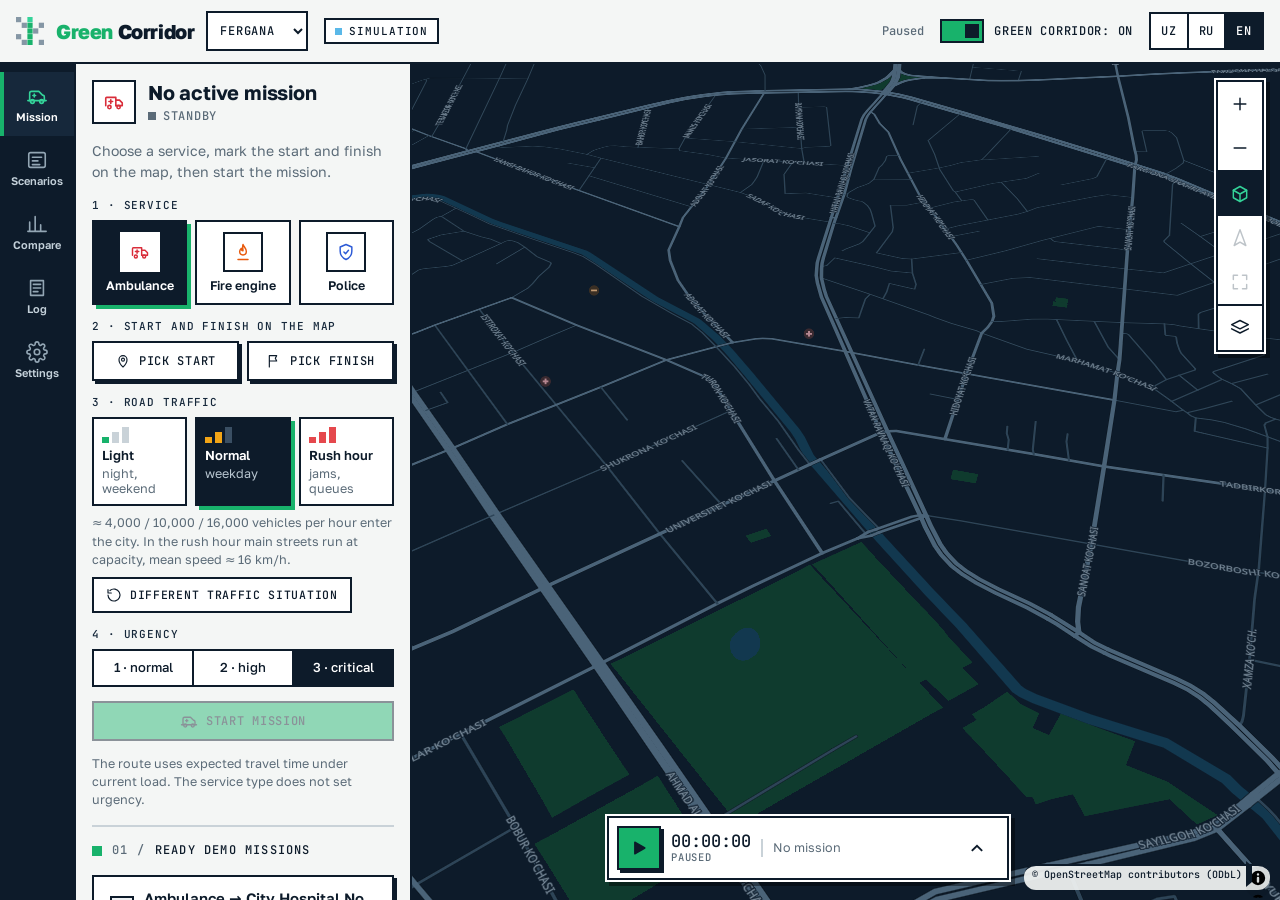
<file: app/index.html>
<!doctype html>
<html lang="ru">
  <head>
    <meta charset="UTF-8" />
    
    <meta name="viewport" content="width=device-width, initial-scale=1.0" />
    <link rel="icon" href="./favicon.svg" type="image/svg+xml" />
    <title>Зелёный коридор · Фергана</title>
    <script type="module" crossorigin src="./assets/index-CiVTRAjU.js"></script>
    <link rel="stylesheet" crossorigin href="./assets/index-nLTmenj1.css">
  </head>
  <body>
    <div id="root"></div>
  </body>
</html>
</file>
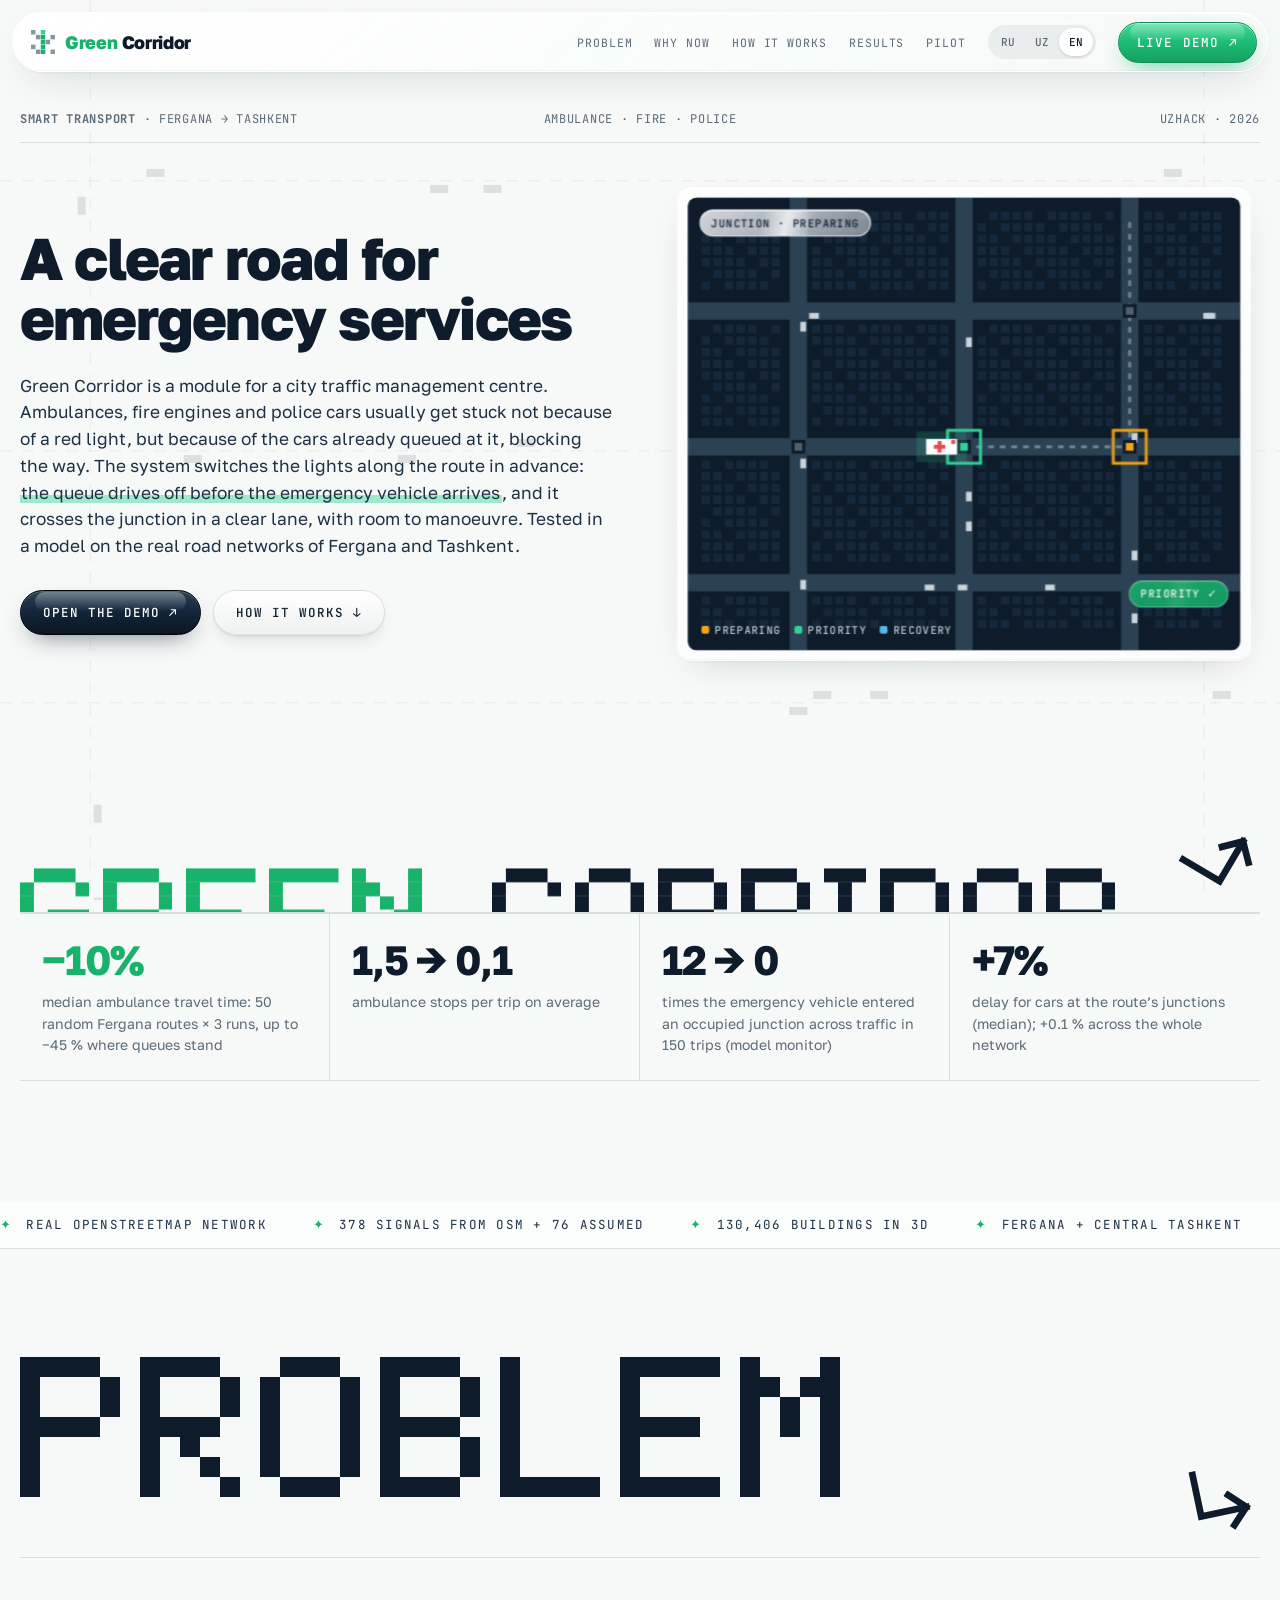
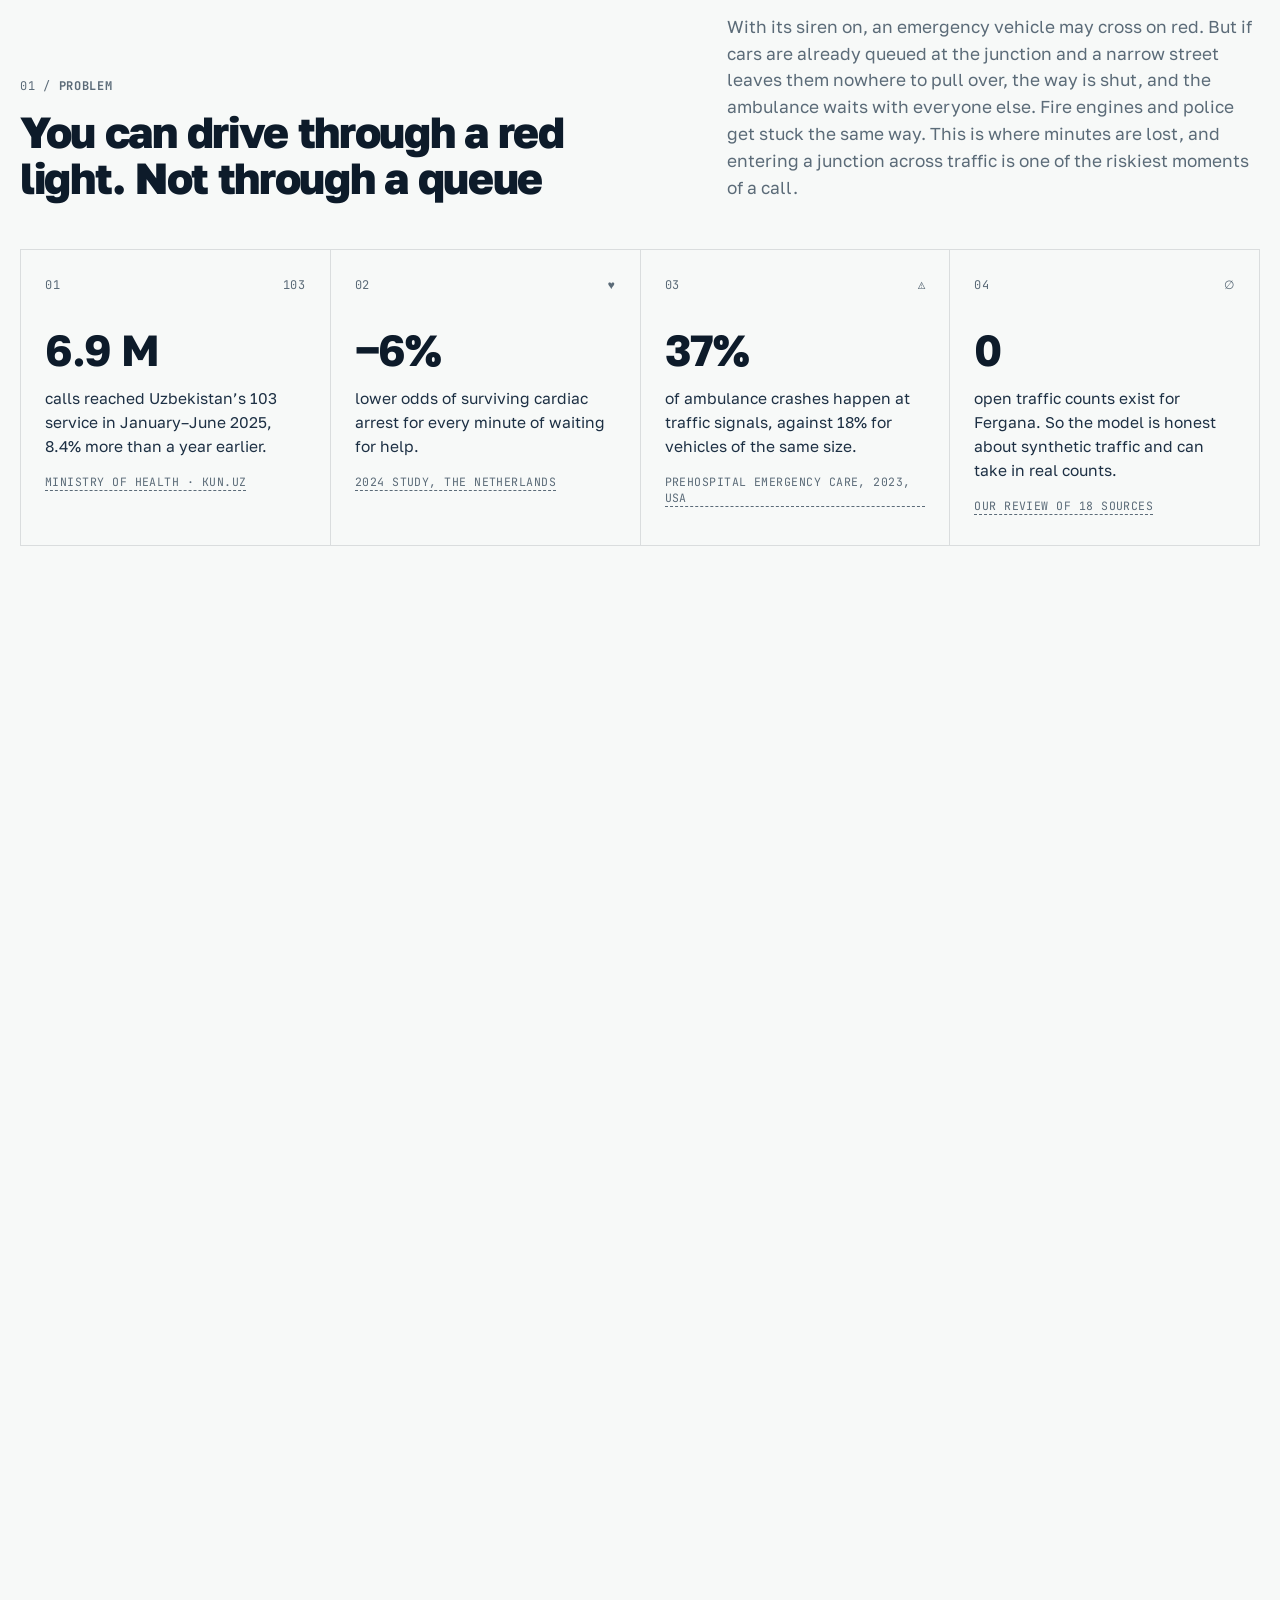
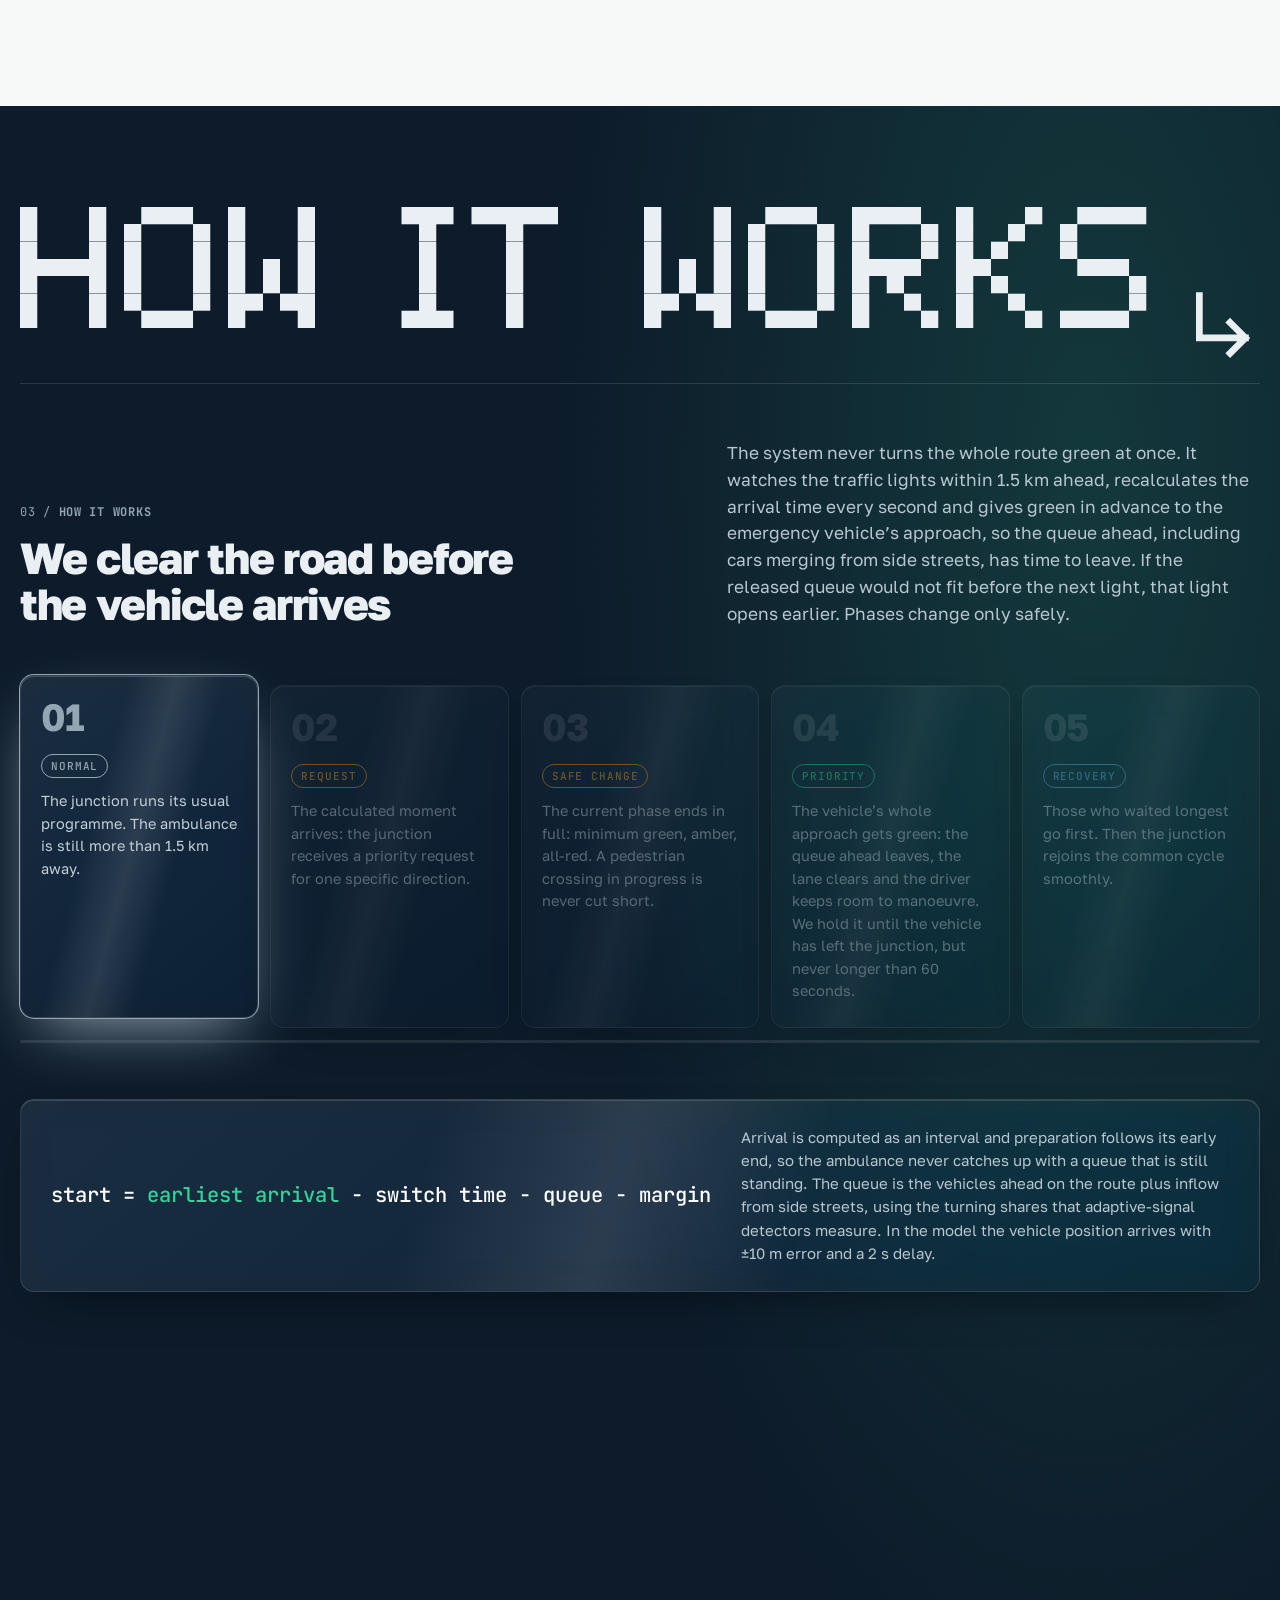
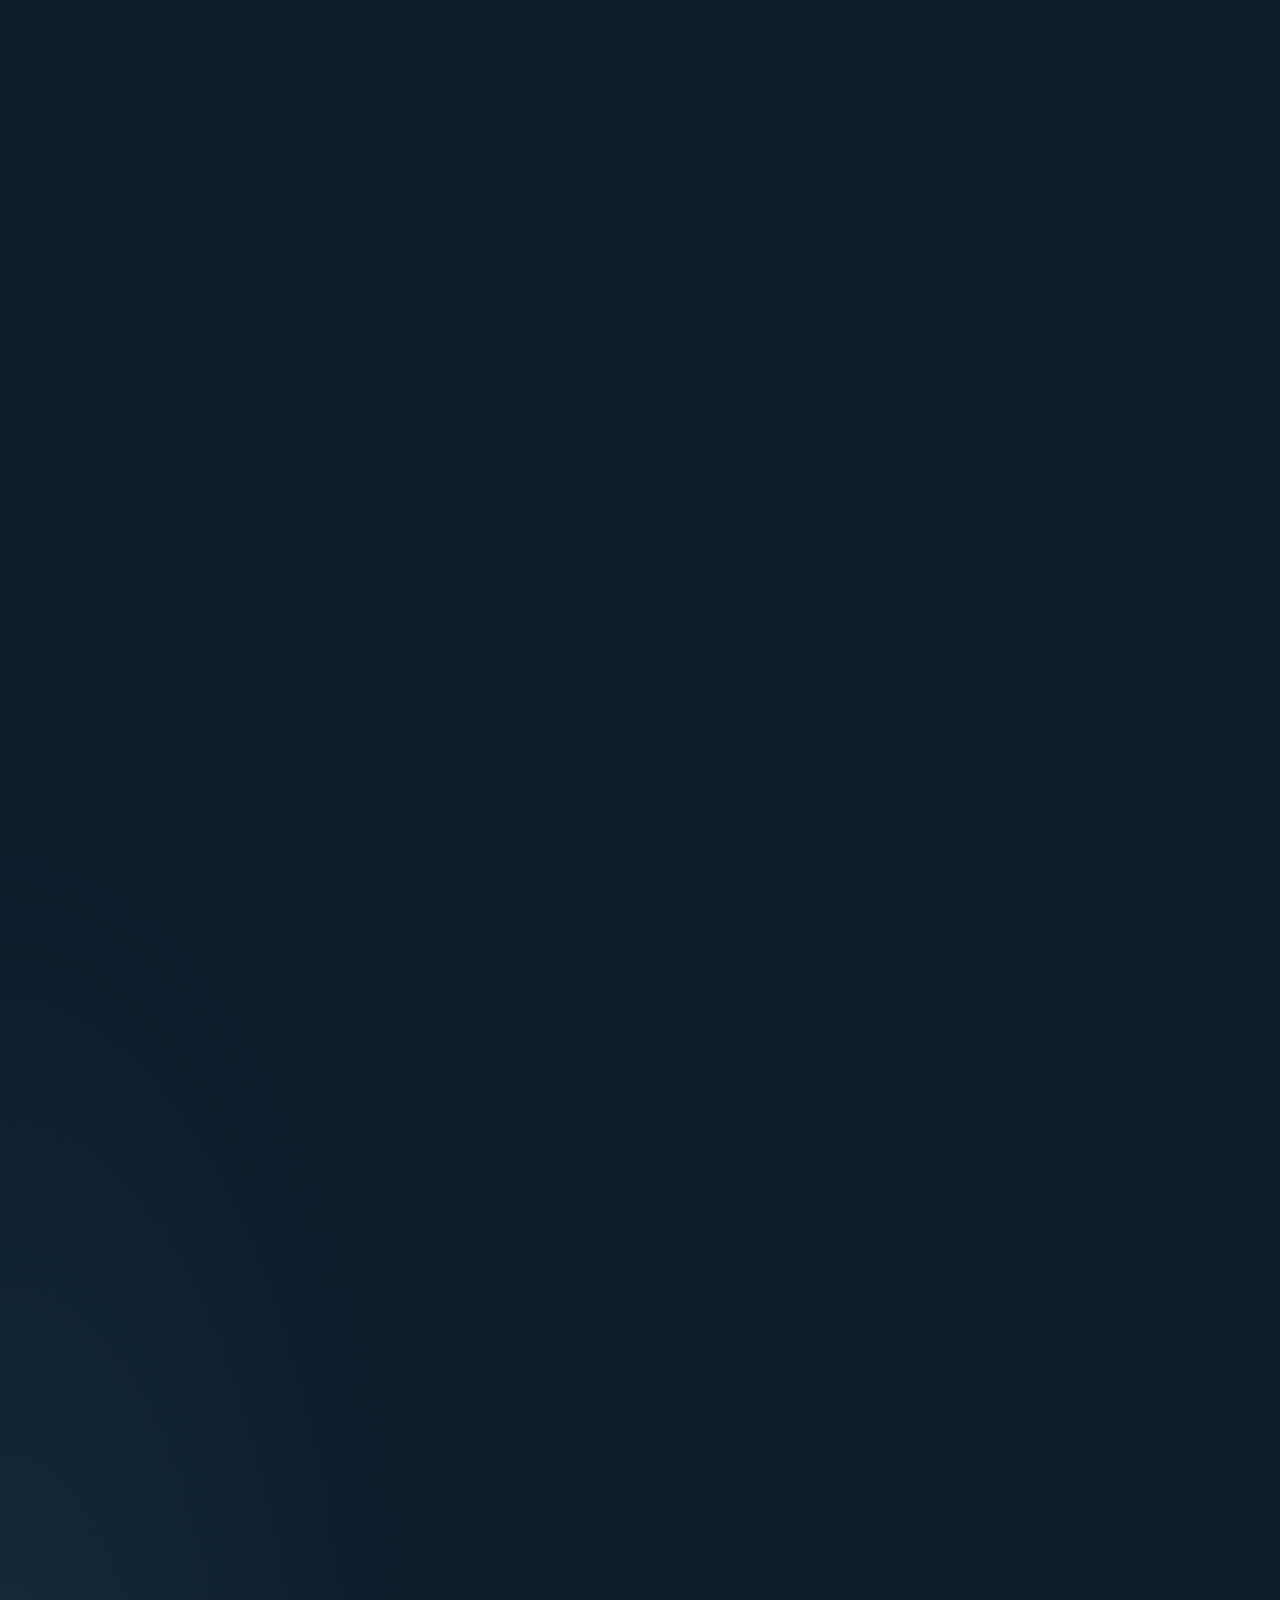
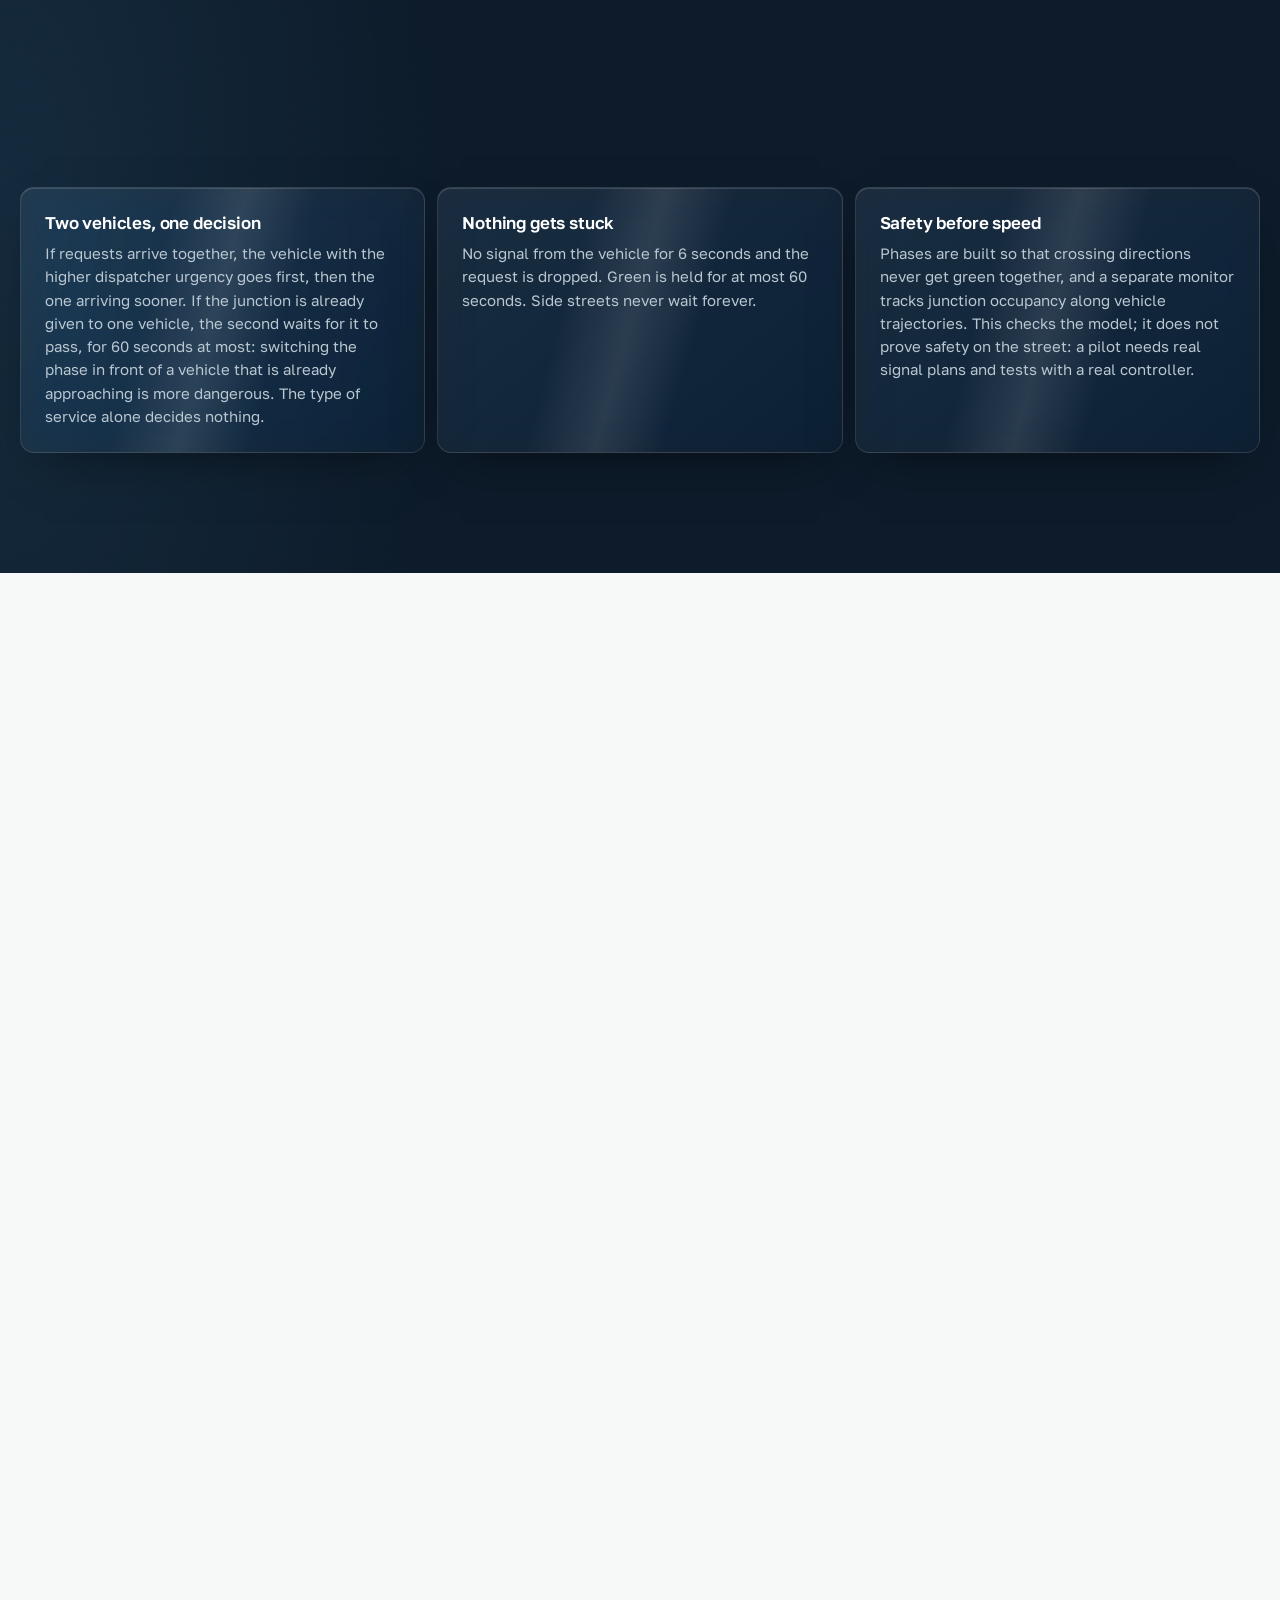
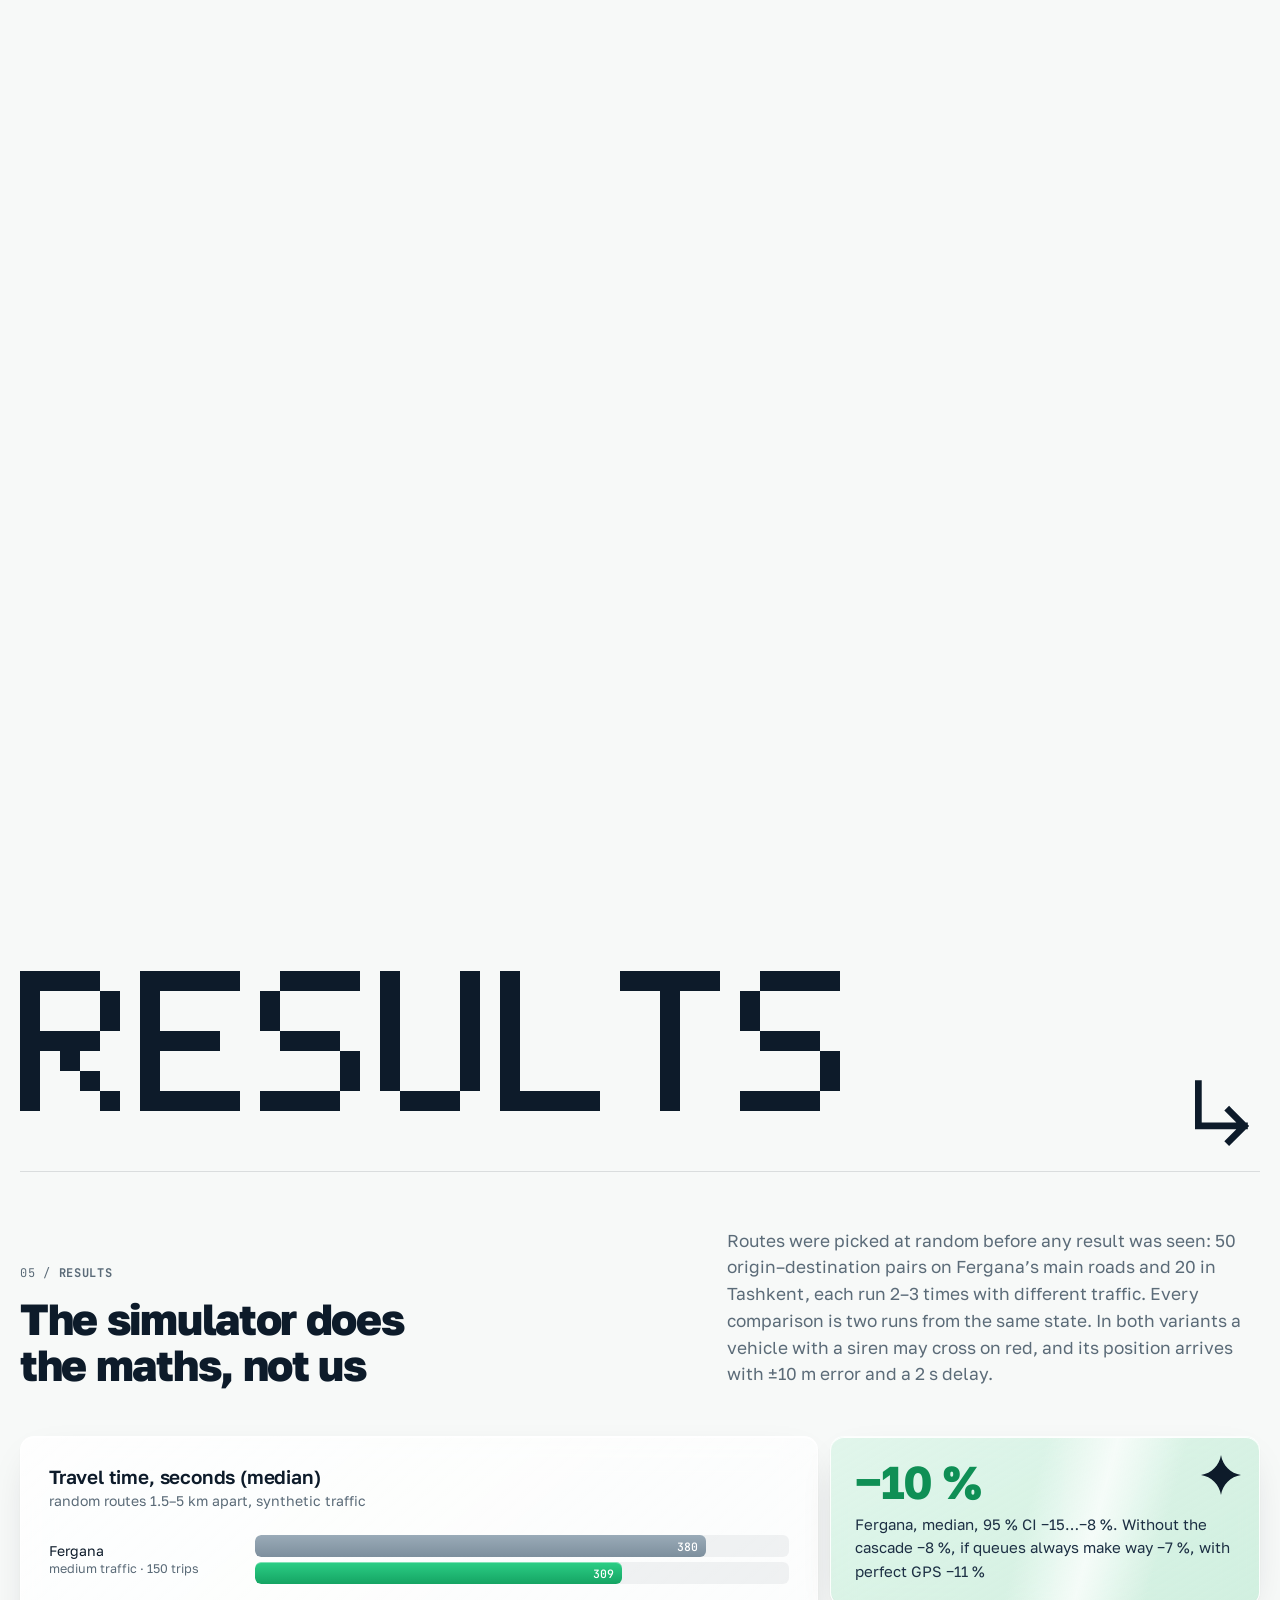
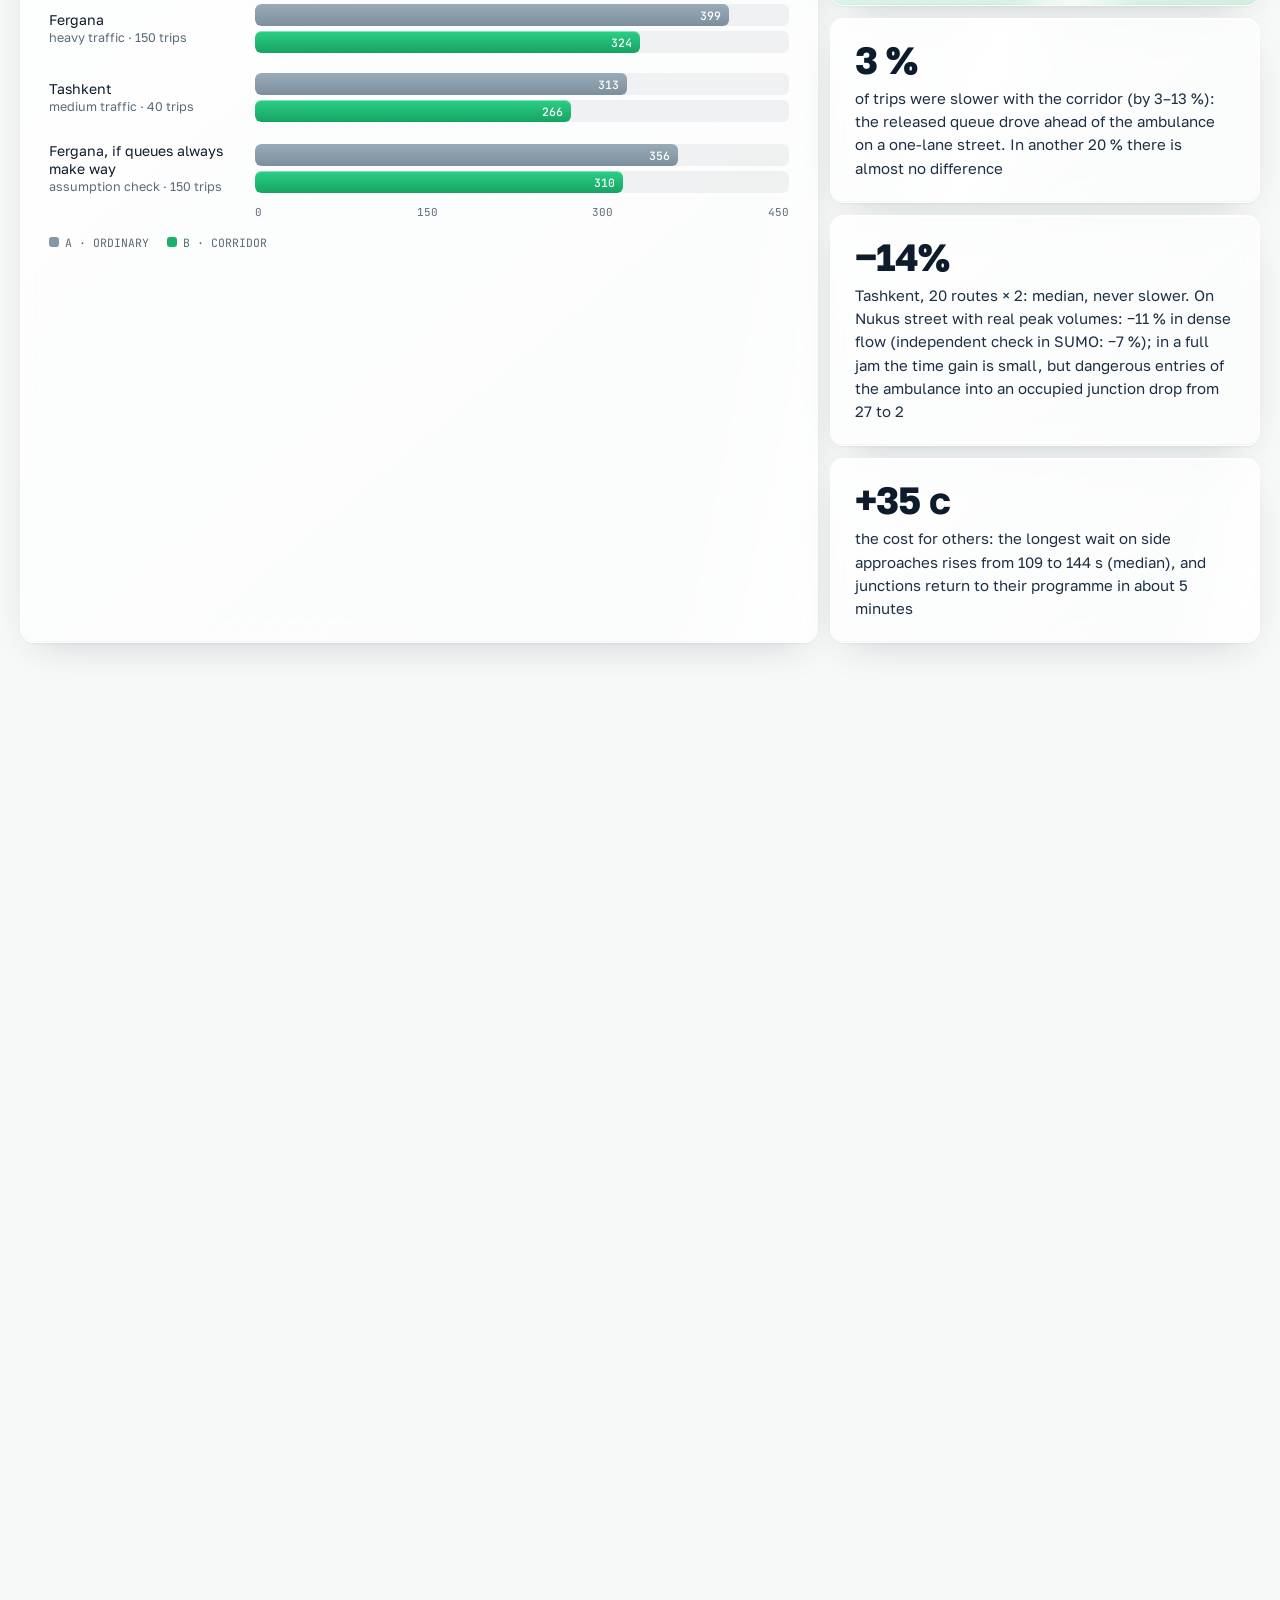
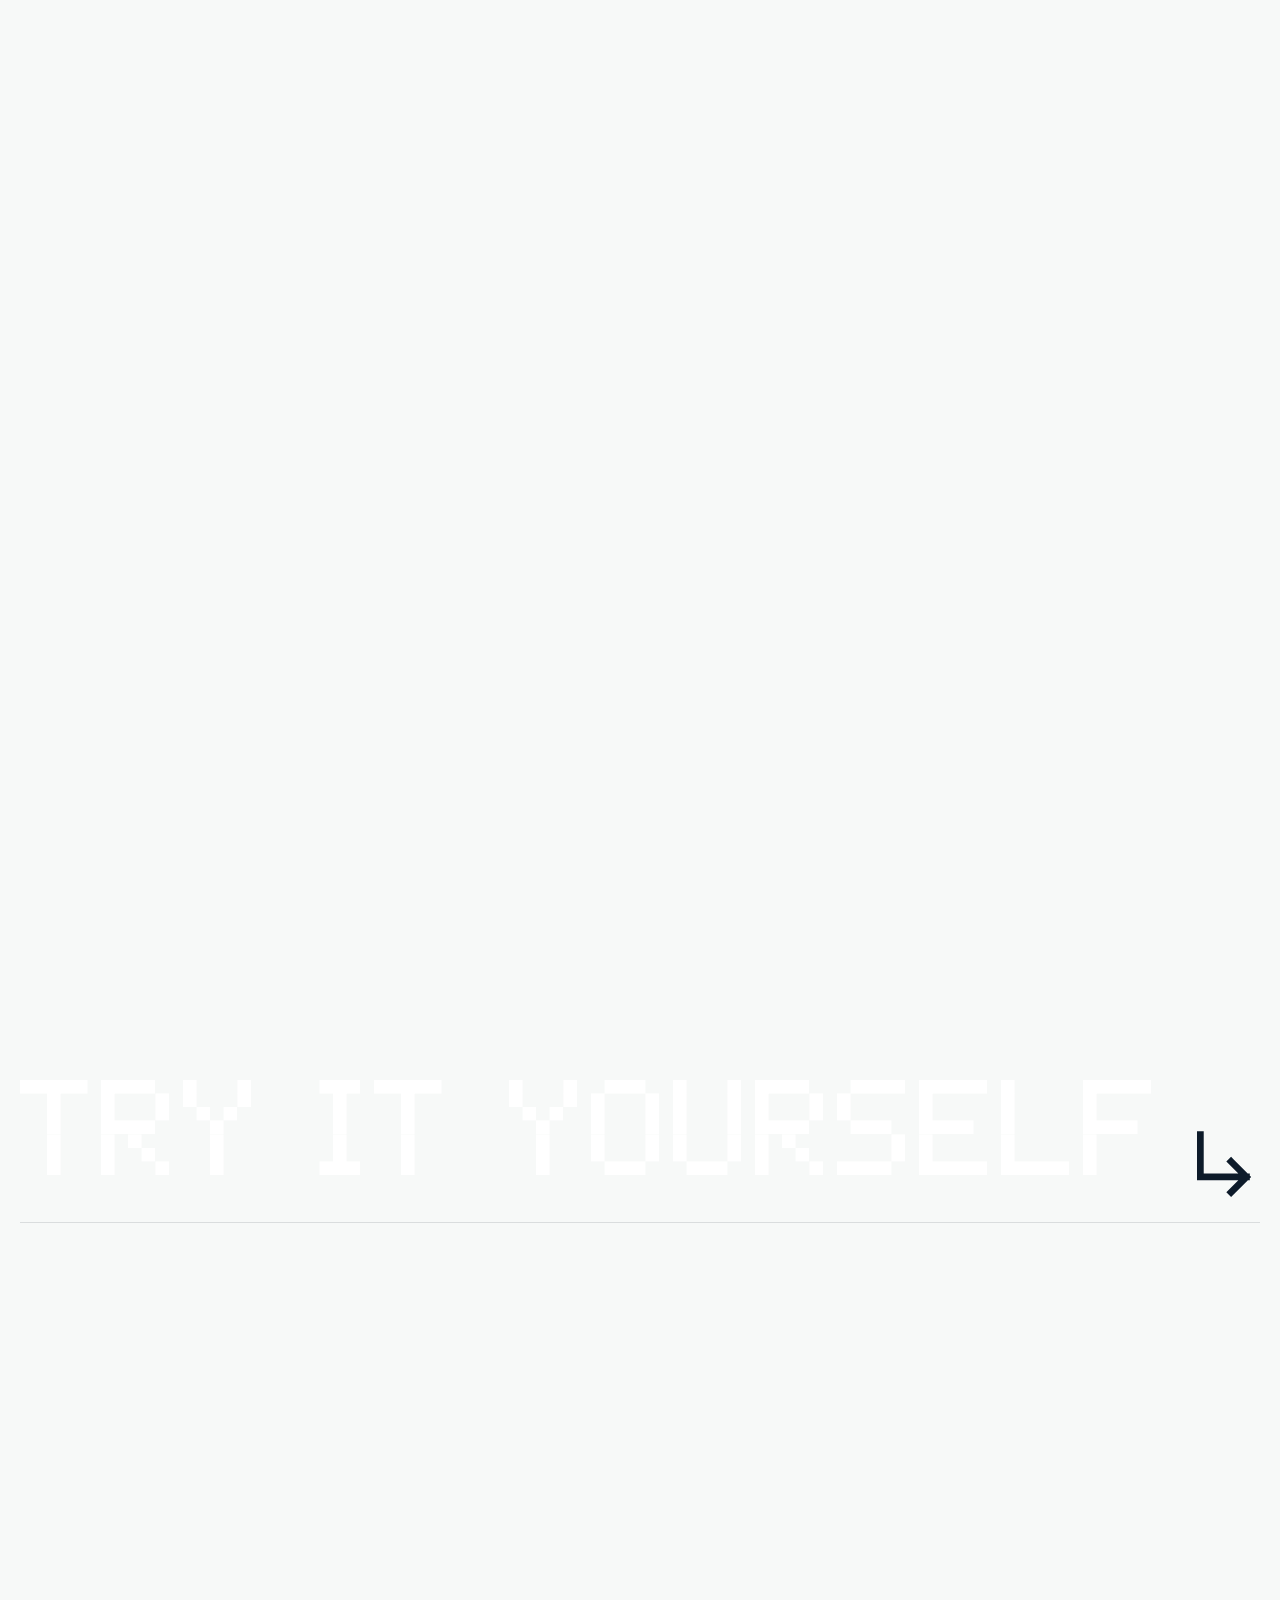
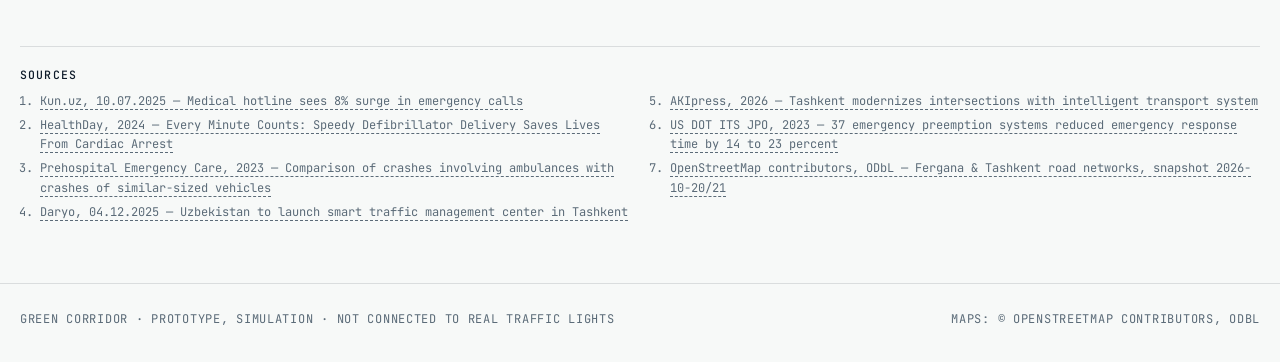
<file: v2/index.html>
<!doctype html>
<html lang="ru">
<head>
<meta charset="utf-8">
<meta name="viewport" content="width=device-width, initial-scale=1, viewport-fit=cover">
<title>Зелёный коридор</title>
<link rel="icon" href="../favicon.svg" type="image/svg+xml">
<meta name="description" content="Система приоритета для скорой, пожарных и полиции на светофорах. Модель на реальной дорожной сети Ферганы и Ташкента.">
<meta name="theme-color" content="#f7f9f8">
<link rel="preconnect" href="https://fonts.googleapis.com">
<link rel="preconnect" href="https://fonts.gstatic.com" crossorigin>
<link href="https://fonts.googleapis.com/css2?family=Golos+Text:wght@400;500;600;700;800&family=JetBrains+Mono:wght@400;500&display=swap" rel="stylesheet">
<link rel="preload" as="font" href="../fonts/koridor-pixel.woff2" type="font/woff2" crossorigin>
<link rel="preload" as="image" href="../media/1440x900-03-priority.webp" type="image/webp" media="(min-width: 600px)">
<style>
/* Editorial grid (hairlines, tiny mono, giant pixel section labels) + glass with a moving sheen.
   Palette unchanged: navy ink, signal green, neutral greys. */
/* own orthogonal pixel face with first-class Cyrillic (scripts/build_pixel_font.py) */
@font-face { font-family: 'Koridor Pixel'; src: url(../fonts/koridor-pixel.woff2) format('woff2'); font-display: swap; }
:root {
  --ink: #0d1b2a; --ink-2: #1d3044; --paper: #f7f9f8; --white: #fff;
  --grey: #5b6b78; --grey-2: #8597a5; --hair: rgba(13,27,42,.12); --hair-d: rgba(255,255,255,.12);
  --green: #18b26b; --green-2: #34d399; --green-soft: #e3f6ec; --amber: #f2a516; --sky: #5ab8e8; --red: #e5484d;
  --pixel: 'Koridor Pixel', 'Golos Text', system-ui, sans-serif;
  --body: 'Golos Text', system-ui, -apple-system, 'Segoe UI', sans-serif;
  --mono: 'JetBrains Mono', ui-monospace, Consolas, monospace;
  --r: 14px; --ease: cubic-bezier(.2,.7,.2,1);
  color-scheme: light;
}
* { box-sizing: border-box; }
html { scroll-behavior: smooth; }
body { margin: 0; background: var(--paper); color: var(--ink); font: 400 17px/1.55 var(--body); -webkit-font-smoothing: antialiased; overflow-x: clip; }
a { color: inherit; }
img, video, canvas { max-width: 100%; display: block; }
.wrap { max-width: 1320px; margin: 0 auto; padding-left: max(20px, env(safe-area-inset-left)); padding-right: max(20px, env(safe-area-inset-right)); }
.num { font-variant-numeric: tabular-nums; }
:focus-visible { outline: 2px solid var(--green); outline-offset: 3px; border-radius: 4px; }
.mono { font: 400 12px/1.5 var(--mono); text-transform: uppercase; letter-spacing: .06em; color: var(--grey); }

/* ── glass + sheen ── the sheen position follows scroll progress (--p) and the pointer (--mx) */
.glass { position: relative; isolation: isolate; overflow: hidden; border-radius: var(--r);
  background: linear-gradient(140deg, rgba(255,255,255,.82), rgba(255,255,255,.48));
  -webkit-backdrop-filter: blur(16px) saturate(1.5); backdrop-filter: blur(16px) saturate(1.5);
  border: 1px solid rgba(255,255,255,.9);
  box-shadow: inset 0 1px 0 rgba(255,255,255,.95), inset 0 -1px 0 rgba(13,27,42,.04), 0 1px 2px rgba(13,27,42,.05), 0 14px 40px -18px rgba(13,27,42,.22); }
.glass::after { content: ''; position: absolute; inset: -40% -60%; z-index: -1; pointer-events: none;
  background: linear-gradient(105deg, transparent 42%, rgba(255,255,255,.75) 49%, rgba(255,255,255,0) 56%);
  transform: translateX(calc((var(--mx, var(--p, .5)) - .5) * 70%)); transition: transform .5s var(--ease); }
.glass.dk { background: linear-gradient(140deg, rgba(255,255,255,.08), rgba(255,255,255,.02)); border-color: rgba(255,255,255,.12);
  box-shadow: inset 0 1px 0 rgba(255,255,255,.14), 0 20px 50px -24px rgba(0,0,0,.6); }
.glass.dk::after { background: linear-gradient(105deg, transparent 42%, rgba(255,255,255,.10) 49%, transparent 56%); }

/* buttons: glossy pills */
.btn { display: inline-flex; align-items: center; gap: 10px; padding: 13px 22px; border-radius: 999px; text-decoration: none; cursor: pointer;
  font: 500 12.5px var(--mono); text-transform: uppercase; letter-spacing: .08em; color: var(--ink); border: 1px solid var(--hair);
  background: linear-gradient(180deg, #fff, #eef2f1); box-shadow: inset 0 1px 0 #fff, 0 1px 2px rgba(13,27,42,.08), 0 8px 20px -10px rgba(13,27,42,.25);
  transition: transform .2s var(--ease), box-shadow .2s var(--ease), filter .2s; position: relative; overflow: hidden; }
.btn::before { content: ''; position: absolute; left: 8%; right: 8%; top: 1px; height: 45%; border-radius: 999px; background: linear-gradient(rgba(255,255,255,.55), rgba(255,255,255,0)); pointer-events: none; }
.btn:hover { transform: translateY(-2px); box-shadow: inset 0 1px 0 #fff, 0 2px 4px rgba(13,27,42,.08), 0 14px 28px -12px rgba(13,27,42,.35); }
.btn:active { transform: translateY(0); }
.btn.go { color: #fff; border-color: #0f8f55; background: linear-gradient(180deg, #3bd994 0%, #1fbf77 45%, #14a061 100%); box-shadow: inset 0 1px 0 rgba(255,255,255,.55), 0 10px 26px -10px rgba(24,178,107,.75); }
.btn.dark { color: #fff; border-color: #000; background: linear-gradient(180deg, #2a3f55 0%, #13253a 50%, #0a1623 100%); box-shadow: inset 0 1px 0 rgba(255,255,255,.22), 0 10px 26px -12px rgba(13,27,42,.7); }
.btn.dark::before, .btn.go::before { background: linear-gradient(rgba(255,255,255,.35), rgba(255,255,255,0)); }

/* header: glass bar */
header.top { position: fixed; z-index: 30; top: 12px; left: 12px; right: 12px; }
header.top .bar { max-width: 1320px; margin: 0 auto; display: flex; align-items: center; gap: 22px; height: 60px; padding: 0 10px 0 18px; border-radius: 999px;
  background: linear-gradient(140deg, rgba(255,255,255,.93), rgba(246,249,248,.84)); }
header.top .bar::after { opacity: .55; }
.logo { display: flex; align-items: center; gap: 10px; text-decoration: none; font: 800 18px/1 var(--body); letter-spacing: -.02em; }
.logo svg { width: 24px; height: 24px; flex: none; }
.logo b { color: var(--green); font-weight: 800; }
nav.links { display: flex; gap: 22px; margin-left: auto; }
nav.links a { text-decoration: none; font: 400 11.5px var(--mono); text-transform: uppercase; letter-spacing: .08em; color: var(--grey); transition: color .2s; }
nav.links a:hover, nav.links a.on { color: var(--ink); }
nav.links a.on::before { content: '● '; color: var(--green); }
.lang { display: inline-flex; padding: 3px; border-radius: 999px; background: rgba(13,27,42,.06); }
.lang button { border: 0; background: transparent; color: var(--grey); font: 500 11px var(--mono); padding: 7px 10px; border-radius: 999px; cursor: pointer; }
.lang button[aria-pressed="true"] { background: #fff; color: var(--ink); box-shadow: 0 1px 3px rgba(13,27,42,.15); }
.top .btn { padding: 11px 18px; }
.prog { position: absolute; left: 30px; right: 30px; bottom: 0; height: 2px; border-radius: 2px; background: linear-gradient(90deg, var(--green), var(--green-2)); transform-origin: left; transform: scaleX(var(--sp, 0)); }

/* background traffic */
#bgcars { position: fixed; inset: 0; width: 100%; height: 100%; z-index: 0; pointer-events: none; }
main, footer { position: relative; z-index: 1; }

/* ── giant pixel labels: rise in as they enter (scroll-linked) ── */
.giant { display: flex; align-items: flex-end; justify-content: space-between; gap: 20px; padding: 26px 0 18px; border-bottom: 1px solid var(--hair); overflow: hidden; }
.giant .t { font: 400 var(--gs, 120px)/1.12 var(--pixel); font-synthesis: none; text-transform: uppercase; letter-spacing: 0; white-space: nowrap;
  transform: translateY(calc(max(0, .42 - var(--p, 1)) * 260%)); will-change: transform; }
.giant .t b { color: var(--green); font-weight: 400; }
.giant .ar { flex: none; width: clamp(40px, 6vw, 92px); transform: rotate(calc(max(0, .5 - var(--p, 1)) * -180deg)); transition: transform .1s linear; }
.giant .ar path { stroke: currentColor; }
.dark .giant { border-color: var(--hair-d); }

.meta3 { display: grid; grid-template-columns: repeat(3, 1fr); gap: 20px; padding: 14px 0; border-bottom: 1px solid var(--hair); }
.meta3 > *:nth-child(2) { text-align: center; } .meta3 > *:last-child { text-align: right; }
.dark .meta3 { border-color: var(--hair-d); } .dark .mono { color: #93a6b4; }

h1, h2 { font-weight: 800; letter-spacing: -.03em; text-wrap: balance; margin: 0; }
h1 { font-size: clamp(38px, 4.6vw, 70px); line-height: 1.02; }
h2 { font-size: clamp(30px, 3.4vw, 50px); line-height: 1.06; }
h3 { font: 600 19px/1.28 var(--body); margin: 0; letter-spacing: -.01em; }
.lead { font-size: clamp(16.5px, 1.35vw, 19px); color: var(--ink-2); max-width: 58ch; margin: 0; }
.muted { color: var(--grey); }
.hl { background: linear-gradient(transparent 62%, rgba(52,211,153,.45) 62%); padding: 0 .08em; }

section { position: relative; padding: 40px 0 120px; }
.sec-head { display: grid; grid-template-columns: minmax(0, 1.1fr) minmax(0, .9fr); gap: 56px; align-items: end; margin: 56px 0 48px; }

/* hero */
.hero { padding-top: 96px; }
.hero-grid { display: grid; grid-template-columns: minmax(0, 1fr) minmax(0, 1fr); gap: 56px; align-items: center; padding: 44px 0 36px; }
.hero .lead { margin: 24px 0 30px; }
.cta { display: flex; gap: 12px; flex-wrap: wrap; }
.media { padding: 10px; transform: scale(calc(1 - var(--p, 0) * .06)); transform-origin: 50% 0; }
.board { position: relative; border-radius: 9px; overflow: hidden; background: var(--ink); aspect-ratio: 1 / .82; }
.board canvas { width: 100%; height: 100%; }
.board .tag { position: absolute; padding: 6px 11px; border-radius: 999px; font: 500 11px var(--mono); text-transform: uppercase; letter-spacing: .06em; }
.board .t1 { left: 12px; top: 12px; color: var(--ink); } .board .t2 { right: 12px; bottom: 44px; color: #fff; background: rgba(24,178,107,.85); border-color: rgba(255,255,255,.35); }
.board .legend { position: absolute; left: 14px; bottom: 14px; display: flex; gap: 14px; font: 500 11px var(--mono); color: #c3d0d9; text-transform: uppercase; letter-spacing: .05em; }
.board .legend i { display: inline-block; width: 8px; height: 8px; border-radius: 2px; margin-right: 6px; }
.stats { display: grid; grid-template-columns: repeat(4, 1fr); border-top: 1px solid var(--hair); border-bottom: 1px solid var(--hair); }
.stat { padding: 26px 22px 24px; border-right: 1px solid var(--hair); } .stat:last-child { border-right: 0; }
.stat b { display: block; font: 700 clamp(32px, 3.2vw, 48px)/1 var(--body); letter-spacing: -.03em; }
.stat b.g { color: var(--green); }
.stat span { display: block; margin-top: 10px; font-size: 14px; color: var(--grey); }

/* ticker */
.ticker { margin-top: 0; overflow: hidden; white-space: nowrap; border-bottom: 1px solid var(--hair); background: rgba(255,255,255,.5); }
.ticker div { display: inline-flex; gap: 46px; padding: 15px 0; font: 400 12.5px var(--mono); text-transform: uppercase; letter-spacing: .1em; color: var(--ink-2); animation: tick 44s linear infinite; }
.ticker span::before { content: '✦'; margin-right: 14px; color: var(--green); }
@keyframes tick { to { transform: translateX(-50%); } }

/* hairline cell grids (problem, now, truth) */
.cells { display: grid; grid-template-columns: repeat(4, 1fr); border-top: 1px solid var(--hair); border-left: 1px solid var(--hair); }
.cell { padding: 26px 24px 28px; border-right: 1px solid var(--hair); border-bottom: 1px solid var(--hair); transition: background .35s; min-width: 0; }
.cell:hover { background: rgba(255,255,255,.7); }
.cell .big { font: 700 clamp(34px, 3.4vw, 50px)/1 var(--body); letter-spacing: -.03em; margin: 34px 0 14px; }
.cell p { margin: 0; font-size: 15.5px; color: var(--ink-2); }
.cell .ix { display: flex; justify-content: space-between; }
.src { display: inline-block; margin-top: 16px; font: 400 11.5px/1.4 var(--mono); text-transform: uppercase; letter-spacing: .04em; color: var(--grey); text-decoration: none; border-bottom: 1px dashed currentColor; }
.src:hover { color: var(--green); }
.cell h3 { margin: 30px 0 8px; }
.cell .dot { width: 34px; height: 34px; border-radius: 50%; display: grid; place-items: center; font: 500 13px var(--mono); border: 1px solid var(--hair); background: #fff; }
.cell.done .dot { background: var(--green); color: #fff; border-color: var(--green); }
.cell.now .dot { background: var(--ink); color: #fff; border-color: var(--ink); }

/* dark band */
.dark { background: radial-gradient(60% 50% at 85% 10%, rgba(52,211,153,.16), transparent 70%), radial-gradient(50% 40% at 0% 90%, rgba(90,184,232,.10), transparent 70%), var(--ink); color: #e9eff3; }
.dark .lead { color: #b9c7d1; }
/* pinned steps: the sticky stage walks through the five states while the page scrolls */
.pin { height: 300vh; position: relative; }
.pin-in { position: sticky; top: 90px; }
.steps { display: grid; grid-template-columns: repeat(5, 1fr); gap: 12px; }
.step { padding: 22px 20px 24px; min-height: 250px; opacity: .42; transform: translateY(10px); transition: opacity .45s var(--ease), transform .45s var(--ease), box-shadow .45s; }
.step.on { opacity: 1; transform: none; box-shadow: inset 0 1px 0 rgba(255,255,255,.18), 0 0 0 1px var(--c, var(--green-2)), 0 24px 60px -20px var(--c, var(--green-2)); }
.step.past { opacity: .78; transform: none; }
.step .n { font: 700 38px/1 var(--body); letter-spacing: -.03em; color: rgba(255,255,255,.22); }
.step.on .n { color: var(--c); }
.step .st { display: inline-block; margin: 18px 0 12px; font: 500 11px var(--mono); letter-spacing: .08em; padding: 4px 9px; border-radius: 999px; border: 1px solid currentColor; }
.step p { margin: 0; font-size: 14.5px; color: #c3d0d9; }
.track { margin-top: 22px; height: 3px; border-radius: 3px; background: rgba(255,255,255,.1); overflow: hidden; }
.track i { display: block; height: 100%; background: linear-gradient(90deg, var(--amber), var(--green-2), var(--sky)); transform-origin: left; transform: scaleX(var(--pp, 0)); }
.formula { margin-top: 56px; display: grid; grid-template-columns: auto minmax(0, 1fr); gap: 30px; align-items: center; padding: 26px 30px; }
.formula code { font: 500 clamp(15px, 1.6vw, 21px)/1.4 var(--mono); color: #fff; }
.formula code em { color: var(--green-2); font-style: normal; }
.formula p { margin: 0; color: #b9c7d1; font-size: 15px; }
.rules { display: grid; grid-template-columns: repeat(3, 1fr); gap: 12px; margin-top: 12px; }
.rule { padding: 24px; }
.rule h3 { color: #fff; font-size: 17px; }
.rule p { margin: 8px 0 0; color: #b9c7d1; font-size: 15px; }

/* product: full-bleed shot that sharpens and settles as it scrolls in */
.bleed { margin: 0 calc(50% - 50vw); overflow: hidden; height: min(86vh, 860px); position: relative; background: var(--ink); }
.bleed img { width: 100%; height: 100%; object-fit: cover; transform: scale(calc(1.22 - min(var(--p, 1), .55) * .4)); filter: blur(calc(max(0, .32 - var(--p, 1)) * 34px)); will-change: transform, filter; }
.bleed .cap { position: absolute; left: max(20px, calc(50vw - 640px)); bottom: 24px; padding: 10px 16px; border-radius: 999px; font: 500 11.5px var(--mono); text-transform: uppercase; letter-spacing: .06em; }
.shots { display: grid; grid-template-columns: repeat(2, minmax(0, 1fr)); gap: 12px; margin-top: 12px; }
.shot { margin: 0; padding: 8px; }
.shot img { border-radius: 8px; aspect-ratio: 16 / 10; object-fit: cover; width: 100%; transition: transform .8s var(--ease); }
.shot:hover img { transform: scale(1.025); }
.shot figcaption { padding: 12px 8px 4px; }
.video { margin-top: 12px; padding: 8px; }
.video video { border-radius: 8px; width: 100%; background: #000; }
.feat { display: grid; grid-template-columns: repeat(3, 1fr); margin-top: 56px; border-top: 1px solid var(--hair); }
.feat div { padding: 22px 24px 0 0; }
.feat b { display: block; font-weight: 600; margin-bottom: 6px; }
.feat span { font-size: 15px; color: var(--ink-2); }

/* results */
.res { display: grid; grid-template-columns: minmax(0, 1.3fr) minmax(0, .7fr); gap: 12px; align-items: stretch; }
.chart { padding: 28px 28px 20px; }
.bars { margin-top: 24px; display: grid; gap: 20px; }
.bar-row { display: grid; grid-template-columns: 190px minmax(0, 1fr); gap: 16px; align-items: center; }
.bar-row .lbl { font-size: 14px; line-height: 1.3; }
.bar-row .lbl small { display: block; color: var(--grey); font-size: 12.5px; }
.pair { display: grid; gap: 5px; }
.bar { position: relative; height: 22px; border-radius: 6px; background: rgba(13,27,42,.05); overflow: hidden; }
.bar i { position: absolute; inset: 0 auto 0 0; display: flex; align-items: center; justify-content: flex-end; padding-right: 8px; border-radius: 6px; font: 500 11.5px var(--mono); color: #fff; width: 0; transition: width 1.2s var(--ease); }
.bar.a i { background: linear-gradient(180deg, #9aabb8, #7d8f9d); } .bar.b i { background: linear-gradient(180deg, #2ccf86, #15a463); box-shadow: inset 0 1px 0 rgba(255,255,255,.4); }
.axis { display: flex; justify-content: space-between; margin: 10px 0 0 206px; font: 400 11px var(--mono); color: var(--grey); }
.key { display: flex; gap: 18px; margin-top: 16px; font: 400 11.5px var(--mono); color: var(--grey); text-transform: uppercase; }
.key i { display: inline-block; width: 10px; height: 10px; border-radius: 3px; margin-right: 6px; }
.facts { display: grid; gap: 12px; }
.fact { padding: 22px 24px; }
.fact b { font: 700 38px/1 var(--body); letter-spacing: -.03em; display: block; }
.fact span { display: block; margin-top: 8px; font-size: 15px; color: var(--ink-2); }
/* the "sage card" moment from the reference, in our green */
.fact.hero-f { background: linear-gradient(150deg, rgba(223,245,234,.95), rgba(196,236,215,.75)); border-color: rgba(255,255,255,.9); }
.fact.hero-f b { color: #0f8f55; font-size: 46px; }
.star { position: absolute; right: 18px; top: 18px; width: 40px; height: 40px; color: var(--ink); animation: spin 14s linear infinite; }
@keyframes spin { to { transform: rotate(360deg); } }

.truth { grid-template-columns: repeat(3, 1fr); }
.truth .tg { display: inline-block; font: 500 11px var(--mono); text-transform: uppercase; letter-spacing: .08em; padding: 4px 10px; border-radius: 999px; }
.truth ul { margin: 12px 0 0; padding-left: 18px; font-size: 15px; color: var(--ink-2); } .truth li { margin: 6px 0; }
.truth h3 { margin-top: 22px; }

/* final */
.final { padding-bottom: 60px; }
.box { padding: clamp(30px, 5vw, 64px); margin-top: 48px; display: grid; grid-template-columns: minmax(0, 1.2fr) minmax(0, .8fr); gap: 40px; align-items: end; }
.box p { margin: 18px 0 0; color: var(--ink-2); max-width: 54ch; }
.sources { margin-top: 56px; padding-top: 20px; border-top: 1px solid var(--hair); font: 400 12px/1.65 var(--mono); color: var(--grey); }
.sources h3 { font: 500 11.5px var(--mono); text-transform: uppercase; letter-spacing: .1em; color: var(--ink); margin-bottom: 10px; }
.sources ol { margin: 0; padding-left: 20px; columns: 2; column-gap: 40px; }
.sources li { break-inside: avoid; margin-bottom: 4px; }
.sources a { text-decoration: none; border-bottom: 1px dashed currentColor; overflow-wrap: anywhere; } .sources a:hover { color: var(--green); }
footer { padding: 26px 0 calc(30px + env(safe-area-inset-bottom)); border-top: 1px solid var(--hair); }
footer .wrap { display: flex; justify-content: space-between; gap: 20px; flex-wrap: wrap; }

/* entrance */
.rv { transition: opacity .8s var(--ease), transform .8s var(--ease); transition-delay: calc(var(--i, 0) * 70ms); }
.js .rv.pre { opacity: 0; transform: translateY(26px); }
/* off-screen sections skip layout/paint until needed */
.cv { content-visibility: auto; contain-intrinsic-size: auto 1000px; }

@media (max-width: 1080px) {
  nav.links { display: none; }
  .lang { margin-left: auto; }
  .hero-grid, .sec-head, .res, .box { grid-template-columns: minmax(0, 1fr); gap: 32px; }
  .cells { grid-template-columns: repeat(2, 1fr); }
  .truth, .rules, .feat { grid-template-columns: minmax(0, 1fr); }
  .stats { grid-template-columns: repeat(2, 1fr); } .stat:nth-child(2) { border-right: 0; } .stat:nth-child(-n+2) { border-bottom: 1px solid var(--hair); }
  /* no pinning on small screens: steps simply stack and light up as they enter */
  .pin { height: auto; } .pin-in { position: static; }
  .steps { grid-template-columns: minmax(0, 1fr); } .step { min-height: 0; }
  .track { display: none; }
}
@media (max-width: 640px) {
  header.top { top: 8px; left: 8px; right: 8px; }
  header.top .bar { height: 54px; gap: 10px; padding: 0 6px 0 14px; }
  .logo [data-i="logo"] { display: none; }
  .top .btn { padding: 10px 14px; } .top .btn span { display: none; }
  .lang button { padding: 6px 8px; }
  .hero { padding-top: 80px; }
  section { padding: 24px 0 80px; }
  .cells, .shots { grid-template-columns: minmax(0, 1fr); }
  .meta3 { grid-template-columns: 1fr 1fr; } .meta3 > *:nth-child(2) { display: none; }
  .bar-row { grid-template-columns: minmax(0, 1fr); gap: 8px; } .axis { margin-left: 0; }
  .formula { grid-template-columns: minmax(0, 1fr); }
  .bleed { height: 62vh; }
  .sources ol { columns: 1; }
  .board .t2 { bottom: 40px; }
}
@media (prefers-reduced-motion: reduce) {
  html { scroll-behavior: auto; }
  *, *::before, *::after { animation: none !important; transition: none !important; }
  .giant .t, .giant .ar, .media, .bleed img { transform: none !important; filter: none !important; }
  .js .rv.pre { opacity: 1; transform: none; }
}
</style>
</head>
<body>
<header class="top">
  <div class="bar glass" data-sc>
    <a class="logo" href="#top" aria-label="Зелёный коридор"><svg viewBox="0 0 59 59" aria-hidden="true"><rect x="0" y="0" width="11" height="11" fill="#8597a5"/><rect x="12" y="12" width="11" height="11" fill="#8597a5"/><rect x="0" y="36" width="11" height="11" fill="#8597a5"/><rect x="12" y="48" width="11" height="11" fill="#8597a5"/><rect x="48" y="12" width="11" height="11" fill="#8597a5"/><rect x="36" y="24" width="11" height="11" fill="#8597a5"/><rect x="48" y="48" width="11" height="11" fill="#8597a5"/><rect x="24" y="0" width="11" height="11" fill="#34d399"/><rect x="24" y="12" width="11" height="11" fill="#18b26b"/><rect x="24" y="24" width="11" height="11" fill="#18b26b"/><rect x="24" y="36" width="11" height="11" fill="#18b26b"/><rect x="24" y="48" width="11" height="11" fill="#18b26b"/></svg><span data-i="logo"><b>Зелёный</b> коридор</span></a>
    <nav class="links" aria-label="Разделы">
      <a href="#problem" data-i="n1">Проблема</a><a href="#now" data-i="n2">Почему сейчас</a><a href="#how" data-i="n3">Как работает</a><a href="#results" data-i="n4">Результаты</a><a href="#pilot" data-i="n5">Пилот</a>
    </nav>
    <div class="lang" role="group" aria-label="Язык / Til / Language"><button data-l="ru">RU</button><button data-l="uz">UZ</button><button data-l="en">EN</button></div>
    <a class="btn go" href="../app/" target="_blank" rel="noopener" data-i="cta">Демо<span> онлайн</span> ↗</a>
    <i class="prog" aria-hidden="true"></i>
  </div>
</header>
<canvas id="bgcars" aria-hidden="true"></canvas>

<main id="top">
<section class="hero">
  <div class="wrap">
    <div class="meta3 mono rv"><span data-i="h_eb"><b>Aqlli transport</b> · Фергана → Ташкент</span><span data-i="k6">Скорая · пожарные · полиция</span><span>UzHack · 2026</span></div>
    <div class="hero-grid">
      <div class="rv">
        <h1 data-i="h1">Дорога экстренным службам — свободна</h1>
        <p class="lead" data-i="h_lead">«Зелёный коридор» — модуль для городского центра управления движением. Скорая, пожарные и полиция чаще всего застревают не из-за красного сигнала, а из-за машин, которые уже стоят перед ним и закрывают проезд. Система заранее переключает светофоры на маршруте: <span class="hl">очередь уезжает до того, как подъедет экстренная машина</span>, и она проходит перекрёсток по свободной полосе, не теряя манёвра. Проверено в модели на реальной дорожной сети Ферганы и Ташкента.</p>
        <div class="cta">
          <a class="btn dark" href="../app/" target="_blank" rel="noopener" data-i="b_demo">Открыть демо ↗</a>
          <a class="btn" href="#how" data-i="b_how">Как это работает ↓</a>
        </div>
      </div>
      <div class="media glass rv" data-sc style="--i:1" aria-label="Анимация: светофоры впереди скорой переключаются на зелёный">
        <div class="board">
          <canvas id="city"></canvas>
          <span class="tag t1 glass" data-i="tag1">Перекрёсток · подготовка</span>
          <span class="tag t2 glass dk" data-i="tag2">Приоритет ✓</span>
          <div class="legend"><span data-i="lg1"><i style="background:#f2a516"></i>подготовка</span><span data-i="lg2"><i style="background:#34d399"></i>приоритет</span><span data-i="lg3"><i style="background:#5ab8e8"></i>возврат</span></div>
        </div>
      </div>
    </div>
    <div class="giant" data-sc><span class="t" data-i="logo"><b>Зелёный</b> коридор</span><svg class="ar" viewBox="0 0 40 40" fill="none" aria-hidden="true"><path d="M8 4v22h24M24 18l8 8-8 8" stroke-width="3.5" stroke-linecap="square"/></svg></div>
    <div class="stats rv">
      <div class="stat"><b class="g num">−10%</b><span data-i="s1">медиана времени в пути скорой: 50 случайных маршрутов Ферганы × 3 прогона, до −45 % там, где стоят очереди</span></div>
      <div class="stat"><b class="num">1,5 → 0,1</b><span data-i="s2">остановок скорой на маршруте в среднем</span></div>
      <div class="stat"><b class="num">12 → 0</b><span data-i="s3">въездов спецавто в занятый перекрёсток поперёк потока на 150 поездках (модельный монитор)</span></div>
      <div class="stat"><b class="num">+7%</b><span data-i="s4">задержка машин у перекрёстков маршрута (медиана); по всей сети +0,1 %</span></div>
    </div>
  </div>
</section>

<div class="ticker" aria-hidden="true"><div>
  <span data-i="k1">Реальная сеть OpenStreetMap</span><span data-i="k2">378 светофоров из OSM + 76 предполагаемых</span><span data-i="k3">130 406 зданий в 3D</span><span data-i="k4">Фергана + центр Ташкента</span><span data-i="k5">23 автоматические проверки</span><span data-i="k6">Скорая · пожарные · полиция</span>
  <span data-i="k1">Реальная сеть OpenStreetMap</span><span data-i="k2">378 светофоров из OSM + 76 предполагаемых</span><span data-i="k3">130 406 зданий в 3D</span><span data-i="k4">Фергана + центр Ташкента</span><span data-i="k5">23 автоматические проверки</span><span data-i="k6">Скорая · пожарные · полиция</span>
</div></div>

<section id="problem">
  <div class="wrap">
    <div class="giant" data-sc><span class="t" data-i="n1">Проблема</span><svg class="ar" viewBox="0 0 40 40" fill="none" aria-hidden="true"><path d="M8 4v22h24M24 18l8 8-8 8" stroke-width="3.5" stroke-linecap="square"/></svg></div>
    <div class="sec-head rv">
      <div><div class="mono" data-i="p_eb">01 / <b>Проблема</b></div><h2 style="margin-top:14px" data-i="p_h">Красный можно проехать. Стоящую очередь — нет</h2></div>
      <p class="lead muted" data-i="p_lead">С сиреной экстренная машина вправе ехать на красный. Но если перед перекрёстком уже стоят машины, а на узкой улице им некуда прижаться, проезд закрыт — и скорая стоит вместе со всеми. Пожарные и полиция застревают так же. Здесь теряются минуты, а въезд на перекрёсток поперёк потока — один из самых опасных моментов выезда.</p>
    </div>
    <div class="cells">
      <article class="cell rv"><div class="ix mono"><span>01</span><span>103</span></div><div class="big num" data-i="big1">6,9 млн</div><p data-i="c1">вызовов приняла служба 103 за январь–июнь 2025 года — на 8,4 % больше, чем годом раньше.</p><a class="src" href="https://kun.uz/en/news/2025/07/10/medical-hotline-sees-8-surge-in-emergency-calls" target="_blank" rel="noopener" data-i="c1s">Минздрав РУз · kun.uz</a></article>
      <article class="cell rv" style="--i:1"><div class="ix mono"><span>02</span><span>♥</span></div><div class="big num">−6%</div><p data-i="c2">шансов пережить остановку сердца — за каждую минуту ожидания помощи.</p><a class="src" href="https://www.healthday.com/health-news/cardiovascular-diseases/every-minute-counts-speedy-defibrillator-delivery-saves-lives-from-cardiac-arrest" target="_blank" rel="noopener" data-i="c2s">Исследование 2024 г., Нидерланды</a></article>
      <article class="cell rv" style="--i:2"><div class="ix mono"><span>03</span><span>⚠</span></div><div class="big num">37%</div><p data-i="c3">аварий скорых происходит у светофоров. У машин того же размера — 18 %.</p><a class="src" href="https://discovery.geisinger.org/esploro/outputs/journalArticle/Comparison-of-crashes-involving-ambulances-with/9924287009631" target="_blank" rel="noopener" data-i="c3s">Prehospital Emergency Care, 2023, США</a></article>
      <article class="cell rv" style="--i:3"><div class="ix mono"><span>04</span><span>∅</span></div><div class="big num">0</div><p data-i="c4">открытых замеров потока машин по Фергане. Поэтому модель честно работает с синтетикой и умеет принимать реальные замеры.</p><span class="src" data-i="c4s">Наш обзор 18 источников</span></article>
    </div>
  </div>
</section>

<section id="now" class="cv">
  <div class="wrap">
    <div class="giant" data-sc><span class="t" data-i="n2">Почему сейчас</span><svg class="ar" viewBox="0 0 40 40" fill="none" aria-hidden="true"><path d="M8 4v22h24M24 18l8 8-8 8" stroke-width="3.5" stroke-linecap="square"/></svg></div>
    <div class="sec-head rv">
      <div><div class="mono" data-i="w_eb">02 / <b>Почему сейчас</b></div><h2 style="margin-top:14px" data-i="w_h">Город строит умную сеть. Нужен модуль для экстренных служб</h2></div>
      <p class="lead muted" data-i="w_lead">Ташкент переходит на интеллектуальную транспортную систему. Координация экстренных служб входит в её задачи. Мы предлагаем готовый алгоритм приоритета, который можно встроить в эту систему.</p>
    </div>
    <div class="cells">
      <div class="cell done rv"><div class="dot">1</div><h3 data-i="w1h">Единый центр управления движением</h3><div class="mono" data-i="w1t">Декабрь 2025</div><p style="margin-top:10px" data-i="w1p">Утверждён для Ташкента: адаптивные светофоры и координация экстренных служб, интеграция с регионами до 2030 года.</p><a class="src" href="https://daryo.uz/en/2025/12/04/uzbekistan-to-launch-smart-traffic-management-center-in-tashkent/" target="_blank" rel="noopener">daryo.uz</a></div>
      <div class="cell done rv" style="--i:1"><div class="dot">2</div><h3 data-i="w2h">Новые светофоры и ИТС</h3><div class="mono" data-i="w2t">2026</div><p style="margin-top:10px" data-i="w2p">Центр организации дорожного движения Ташкента меняет светофоры и оборудование под интеллектуальную транспортную систему.</p><a class="src" href="https://akipress.com/news:890527" target="_blank" rel="noopener">AKIpress</a></div>
      <div class="cell done rv" style="--i:2"><div class="dot">3</div><h3 data-i="w3h">−14…23 % времени реагирования</h3><div class="mono" data-i="w3t">Мировой опыт</div><p style="margin-top:10px" data-i="w3p">Так сработали 37 систем приоритета для экстренных машин в Пенсильвании (США).</p><a class="src" href="https://www.itskrs.its.dot.gov/2023-b01807" target="_blank" rel="noopener">US DOT ITS JPO</a></div>
      <div class="cell now rv" style="--i:3"><div class="dot">★</div><h3 data-i="w4h">Алгоритм под местные улицы</h3><div class="mono" data-i="w4t">Наш вклад</div><p style="margin-top:10px" data-i="w4p">Безопасные переходы фаз, возврат к программе, работа с двумя машинами. Проверено на реальных сетях Ферганы и Ташкента.</p></div>
    </div>
  </div>
</section>

<section id="how" class="dark">
  <div class="wrap">
    <div class="giant" data-sc><span class="t" data-i="n3">Как работает</span><svg class="ar" viewBox="0 0 40 40" fill="none" aria-hidden="true"><path d="M8 4v22h24M24 18l8 8-8 8" stroke-width="3.5" stroke-linecap="square"/></svg></div>
    <div class="sec-head rv">
      <div><div class="mono" data-i="m_eb">03 / <b>Как работает</b></div><h2 style="margin-top:14px" data-i="m_h">Освобождаем дорогу до того, как машина подъедет</h2></div>
      <p class="lead" data-i="m_lead">Система не включает весь маршрут сразу. Она смотрит на светофоры в пределах 1,5 км впереди, раз в секунду пересчитывает время прибытия и заранее даёт зелёный направлению экстренной машины — чтобы очередь перед ней, вместе с машинами, вливающимися с боковых улиц, успела уехать. Если выпущенная очередь не поместится до следующего светофора, следующий открывается раньше. Фазы меняются только безопасно.</p>
    </div>
    <div class="pin" id="pin">
      <div class="pin-in">
        <div class="steps">
          <div class="step glass dk" style="--c:#93a6b4"><div class="n">01</div><span class="st" style="color:#93a6b4" data-i="st1">ОБЫЧНЫЙ РЕЖИМ</span><p data-i="sp1">Перекрёсток работает по своей программе. Скорая ещё дальше 1,5 км.</p></div>
          <div class="step glass dk" style="--c:#f2a516"><div class="n">02</div><span class="st" style="color:#f2a516" data-i="st2">ЗАПРОС</span><p data-i="sp2">Наступил расчётный момент: перекрёсток получает запрос приоритета для одного конкретного направления.</p></div>
          <div class="step glass dk" style="--c:#f2a516"><div class="n">03</div><span class="st" style="color:#f2a516" data-i="st3">БЕЗОПАСНЫЙ ПЕРЕХОД</span><p data-i="sp3">Текущая фаза завершается полностью: минимальный зелёный, жёлтый, «все красные». Начатый пешеходный переход не обрывается.</p></div>
          <div class="step glass dk" style="--c:#34d399"><div class="n">04</div><span class="st" style="color:#34d399" data-i="st4">ПРИОРИТЕТ</span><p data-i="sp4">Зелёный получает весь подход машины: очередь впереди уезжает, полоса свободна, у водителя остаётся место для манёвра. Держим, пока машина не покинет перекрёсток, но не дольше 60 секунд.</p></div>
          <div class="step glass dk" style="--c:#5ab8e8"><div class="n">05</div><span class="st" style="color:#5ab8e8" data-i="st5">ВОССТАНОВЛЕНИЕ</span><p data-i="sp5">Первыми едут те, кто ждал дольше. Затем перекрёсток плавно возвращается в общий цикл.</p></div>
        </div>
        <div class="track" aria-hidden="true"><i></i></div>
        <div class="formula glass dk">
          <code data-i="fx">старт = <em>самое раннее прибытие</em> − переключение − очередь − запас</code>
          <p data-i="fxp">Прибытие считается интервалом, а подготовка идёт по его раннему краю, чтобы скорая не догнала ещё стоящую очередь. Очередь — это машины впереди на маршруте плюс приток с боковых улиц по долям поворотов, которые меряют детекторы адаптивных светофоров. Координаты машины в модели приходят с ошибкой ±10 м и задержкой 2 с.</p>
        </div>
      </div>
    </div>
    <div class="rules">
      <div class="rule glass dk rv" data-sc><h3 data-i="r1h">Две машины — одно решение</h3><p data-i="r1p">Если запросы приходят одновременно, первой едет машина с более высокой срочностью от диспетчера, затем — та, что приедет раньше. Если перекрёсток уже отдан одной машине, вторая ждёт её проезда, но не дольше 60 секунд: переключать фазу перед машиной, которая уже подъезжает, опаснее. Тип службы сам по себе ничего не решает.</p></div>
      <div class="rule glass dk rv" data-sc style="--i:1"><h3 data-i="r2h">Ничего не зависает</h3><p data-i="r2p">Нет сигнала от машины 6 секунд — запрос снимается. Зелёный держится не дольше 60 секунд. Боковые улицы не ждут бесконечно.</p></div>
      <div class="rule glass dk rv" data-sc style="--i:2"><h3 data-i="r3h">Безопасность прежде скорости</h3><p data-i="r3p">Фазы строятся так, что пересекающиеся направления не получают зелёный вместе, а отдельный монитор следит за занятостью перекрёстка по траекториям машин. Это проверка модели, а не доказательство безопасности на улице: для пилота нужны реальные программы светофоров и испытания с настоящим контроллером.</p></div>
    </div>
  </div>
</section>

<section id="product" class="cv">
  <div class="wrap">
    <div class="giant" data-sc><span class="t" data-i="gd">Продукт</span><svg class="ar" viewBox="0 0 40 40" fill="none" aria-hidden="true"><path d="M8 4v22h24M24 18l8 8-8 8" stroke-width="3.5" stroke-linecap="square"/></svg></div>
    <div class="sec-head rv">
      <div><div class="mono" data-i="d_eb">04 / <b>Продукт</b></div><h2 style="margin-top:14px" data-i="d_h">Диспетчер видит, что делает город</h2></div>
      <p class="lead muted" data-i="d_lead">3D-карта, панель выезда и карточка каждого перекрёстка. Работает в браузере на ноутбуке и телефоне, в том числе без интернета.</p>
    </div>
    <figure class="bleed" data-sc style="margin-top:0;margin-bottom:0">
      <picture><source srcset="../media/1440x900-03-priority.webp" type="image/webp"><img src="../media/1440x900-03-priority.jpg" width="1440" height="900" alt="Панель выезда: время до прибытия, перекрёстки по маршруту, приоритет на карте" decoding="async"></picture>
      <figcaption class="cap glass" data-i="f1">Фергана · выезд скорой, приоритет включён</figcaption>
    </figure>
    <div class="shots">
      <figure class="shot glass rv" data-sc><picture><source srcset="../media/1440x900-04-junction.webp" type="image/webp"><img src="../media/1440x900-04-junction.jpg" width="1440" height="900" alt="Карточка перекрёстка: сигналы по подходам и разрешённые манёвры" loading="lazy" decoding="async"></picture><figcaption class="mono" data-i="f2">Карточка перекрёстка: сигнал по каждому подходу</figcaption></figure>
      <figure class="shot glass rv" data-sc style="--i:1"><picture><source srcset="../media/tashkent-two-enroute.webp" type="image/webp"><img src="../media/tashkent-two-enroute.jpg" width="1440" height="900" alt="Карта Ташкента: маршрут и статусы перекрёстков" loading="lazy" decoding="async"></picture><figcaption class="mono" data-i="f3">Ташкент · центр города</figcaption></figure>
    </div>
    <div class="video glass rv"><video src="../media/demo.mp4" poster="../media/poster.webp" controls preload="none" playsinline width="1440" height="900" aria-label="Видео-демонстрация, 3 минуты"></video></div>
    <div class="feat rv">
      <div><b data-i="g1h">Честные данные на экране</b><span data-i="g1p">Светофор из OpenStreetMap, добавленный вручную и предполагаемый моделью обозначены по-разному.</span></div>
      <div><b data-i="g2h">Каждое решение объяснено</b><span data-i="g2p">Журнал с причинами, выгрузка в CSV и JSON, повтор сценария с проверкой совпадения.</span></div>
      <div><b data-i="g3h">Реальный поток за вечер</b><span data-i="g3p">Видео перекрёстка → подсчёт машин → CSV → модель пересчитывает поток на этом подходе.</span></div>
    </div>
  </div>
</section>

<section id="results">
  <div class="wrap">
    <div class="giant" data-sc><span class="t" data-i="n4">Результаты</span><svg class="ar" viewBox="0 0 40 40" fill="none" aria-hidden="true"><path d="M8 4v22h24M24 18l8 8-8 8" stroke-width="3.5" stroke-linecap="square"/></svg></div>
    <div class="sec-head rv">
      <div><div class="mono" data-i="x_eb">05 / <b>Результаты</b></div><h2 style="margin-top:14px" data-i="x_h">Цифры считает симулятор, а&nbsp;не&nbsp;мы</h2></div>
      <p class="lead muted" data-i="x_lead">Маршруты выбраны случайно до получения результатов: 50 пар «откуда—куда» по магистралям Ферганы и 20 по Ташкенту, у каждой 2–3 прогона с разным потоком. Каждое сравнение — два прогона из одного и того же состояния. В обоих вариантах машина с сиреной вправе ехать на красный, а её координаты приходят с ошибкой ±10 м и задержкой 2 с.</p>
    </div>
    <div class="res">
      <div class="chart glass rv" id="chart" data-sc>
        <h3 data-i="ch">Время в пути, секунды (медиана)</h3>
        <div class="muted" style="font-size:14px" data-i="chs">случайные маршруты 1,5–5 км по прямой, синтетический поток</div>
        <div class="bars">
          <div class="bar-row"><div class="lbl" data-i="b1">Фергана<small>средний поток · 150 поездок</small></div><div class="pair"><div class="bar a"><i data-v="380">380</i></div><div class="bar b"><i data-v="309">309</i></div></div></div>
          <div class="bar-row"><div class="lbl" data-i="b2">Фергана<small>высокий поток · 150 поездок</small></div><div class="pair"><div class="bar a"><i data-v="399">399</i></div><div class="bar b"><i data-v="324">324</i></div></div></div>
          <div class="bar-row"><div class="lbl" data-i="b3">Ташкент<small>средний поток · 40 поездок</small></div><div class="pair"><div class="bar a"><i data-v="313">313</i></div><div class="bar b"><i data-v="266">266</i></div></div></div>
          <div class="bar-row"><div class="lbl" data-i="b4">Фергана, если очередь всегда расступается<small>проверка допущения · 150 поездок</small></div><div class="pair"><div class="bar a"><i data-v="356">356</i></div><div class="bar b"><i data-v="310">310</i></div></div></div>
        </div>
        <div class="axis num" aria-hidden="true"><span>0</span><span>150</span><span>300</span><span>450</span></div>
        <div class="key"><span data-i="ka"><i style="background:#8597a5"></i>А · обычные</span><span data-i="kb"><i style="background:#18b26b"></i>Б · коридор</span></div>
      </div>
      <div class="facts">
        <div class="fact glass hero-f rv" data-sc><svg class="star" viewBox="0 0 40 40" aria-hidden="true"><path d="M20 0c1.6 10.4 9.6 18.4 20 20-10.4 1.6-18.4 9.6-20 20C18.4 29.6 10.4 21.6 0 20 10.4 18.4 18.4 10.4 20 0z" fill="currentColor"/></svg><b class="num" data-i="q1b">−10 %</b><span data-i="q1">Фергана, медиана, 95 % ДИ −15…−8 %. Без каскада −8 %, если очередь всегда расступается −7 %, с идеальным GPS −11 %</span></div>
        <div class="fact glass rv" data-sc style="--i:1"><b class="num">3 %</b><span data-i="q2">поездок, где с коридором скорая была медленнее (на 3–13 %): выпущенная очередь ехала перед ней по однополосной улице. Ещё в 20 % разницы почти нет</span></div>
        <div class="fact glass rv" data-sc style="--i:2"><b class="num">−14%</b><span data-i="q3">Ташкент, 20 маршрутов × 2: медиана, медленнее не было ни разу. На улице Нукус с реальным пиковым потоком: −11 % в плотном потоке (независимая проверка в SUMO: −7 %), в полной пробке выигрыш по времени мал, но опасных въездов скорой в занятый перекрёсток 27 → 2</span></div>
        <div class="fact glass rv" data-sc style="--i:3"><b class="num">+35 с</b><span data-i="q4">цена для остальных: самое долгое ожидание на боковых подходах растёт со 109 до 144 с (медиана), перекрёстки возвращаются в программу примерно за 5 минут</span></div>
      </div>
    </div>
  </div>
</section>

<section id="truth" class="cv">
  <div class="wrap">
    <div class="giant" data-sc><span class="t" data-i="gt">Данные</span><svg class="ar" viewBox="0 0 40 40" fill="none" aria-hidden="true"><path d="M8 4v22h24M24 18l8 8-8 8" stroke-width="3.5" stroke-linecap="square"/></svg></div>
    <div class="sec-head rv">
      <div><div class="mono" data-i="t_eb">06 / <b>Честно о данных</b></div><h2 style="margin-top:14px" data-i="t_h">Что реально, а что модель</h2></div>
      <p class="lead muted" data-i="t_lead">Мы отделяем наблюдения от допущений — на этом сайте, в интерфейсе и в отчёте.</p>
    </div>
    <div class="cells truth">
      <div class="cell rv"><span class="tg" style="background:#dff5ea" data-i="tr1">Реальное</span><h3 data-i="tr1h">География городов</h3><ul><li data-i="tr1a">Дороги и направления — OpenStreetMap; число полос — там, где оно отмечено (8 % улиц)</li><li data-i="tr1b">378 перекрёстков со светофорами из OSM</li><li data-i="tr1c">Больницы, подстанции скорой, пожарные части</li></ul></div>
      <div class="cell rv" style="--i:1"><span class="tg" style="background:#fff3d6" data-i="tr2">Модель</span><h3 data-i="tr2h">Поток и программы</h3><ul><li data-i="tr2a">Поток машин синтетический</li><li data-i="tr2b">Программы светофоров строятся по геометрии перекрёстка: цикл до 120 с, но не короче пешеходного перехода (на 21 из 98 перекрёстков Ферганы он длиннее)</li><li data-i="tr2c">76 светофоров предположены моделью и помечены отдельно</li></ul></div>
      <div class="cell rv" style="--i:2"><span class="tg" style="background:#e3f1fa" data-i="tr3">Следующий шаг</span><h3 data-i="tr3h">Реальные замеры</h3><ul><li data-i="tr3a">Съёмка перекрёстков Ташкента в часы пик</li><li data-i="tr3b">Подсчёт машин по видео с ручной проверкой точности</li><li data-i="tr3c">Пересчёт сравнения на наблюдаемом потоке</li></ul></div>
    </div>
  </div>
</section>

<section id="pilot" class="cv">
  <div class="wrap">
    <div class="giant" data-sc><span class="t" data-i="n5">Пилот</span><svg class="ar" viewBox="0 0 40 40" fill="none" aria-hidden="true"><path d="M8 4v22h24M24 18l8 8-8 8" stroke-width="3.5" stroke-linecap="square"/></svg></div>
    <div class="sec-head rv">
      <div><div class="mono" data-i="l_eb">08 / <b>Путь к пилоту</b></div><h2 style="margin-top:14px" data-i="l_h">От модели к настоящему перекрёстку</h2></div>
      <p class="lead muted" data-i="l_lead">Пилот начинается в режиме наблюдения: система считает и ведёт журнал, но не управляет светофорами, пока безопасность не доказана на данных.</p>
    </div>
    <div class="cells">
      <div class="cell done rv"><div class="dot">✓</div><h3 data-i="l1h">Модель и интерфейс</h3><div class="mono" data-i="l1t">Готово</div><p style="margin-top:10px" data-i="l1p">Фергана и центр Ташкента, сравнение, журналы, 23 автоматические проверки, серия из 1210 прогонов, проверка в SUMO.</p></div>
      <div class="cell now rv" style="--i:1"><div class="dot">2</div><h3 data-i="l2h">Съёмка потока</h3><div class="mono" data-i="l2t">Сейчас</div><p style="margin-top:10px" data-i="l2p">2–4 перекрёстка Ташкента, три пика в будний день, калибровка модели.</p></div>
      <div class="cell rv" style="--i:2"><div class="dot">3</div><h3 data-i="l3h">Пилот в режиме наблюдения</h3><div class="mono" data-i="l3t">Затем</div><p style="margin-top:10px" data-i="l3p">2–4 недели: прогнозы системы сравниваются с реальными маршрутами бригад 103.</p></div>
      <div class="cell rv" style="--i:3"><div class="dot">4</div><h3 data-i="l4h">1–2 перекрёстка</h3><div class="mono" data-i="l4t">Цель</div><p style="margin-top:10px" data-i="l4p">Реальный приоритет вместе с ГУБДД: программы светофоров, протокол связи, регламент.</p></div>
    </div>
  </div>
</section>

<section class="final">
  <div class="wrap">
    <div class="giant" data-sc><span class="t" data-i="z_eb"><b>Попробуйте сами</b></span><svg class="ar" viewBox="0 0 40 40" fill="none" aria-hidden="true"><path d="M8 4v22h24M24 18l8 8-8 8" stroke-width="3.5" stroke-linecap="square"/></svg></div>
    <div class="box glass rv" data-sc>
      <div><h2 data-i="z_h">Откройте дорогу экстренной машине за 10 секунд</h2><p data-i="z_p">Откройте демо, выберите скорую, пожарную или полицию и смотрите, как перекрёстки впереди освобождаются к её подъезду. Работает в браузере и на телефоне.</p></div>
      <div class="cta"><a class="btn go" href="../app/" target="_blank" rel="noopener" data-i="z_b1">Открыть демо ↗</a><a class="btn" href="../app/#tashkent" target="_blank" rel="noopener" data-i="z_b2">Карта Ташкента ↗</a></div>
    </div>
    <div class="sources">
      <h3 data-i="src_h">Источники</h3>
      <ol>
        <li><a href="https://kun.uz/en/news/2025/07/10/medical-hotline-sees-8-surge-in-emergency-calls" target="_blank" rel="noopener">Kun.uz, 10.07.2025 — Medical hotline sees 8% surge in emergency calls</a></li>
        <li><a href="https://www.healthday.com/health-news/cardiovascular-diseases/every-minute-counts-speedy-defibrillator-delivery-saves-lives-from-cardiac-arrest" target="_blank" rel="noopener">HealthDay, 2024 — Every Minute Counts: Speedy Defibrillator Delivery Saves Lives From Cardiac Arrest</a></li>
        <li><a href="https://discovery.geisinger.org/esploro/outputs/journalArticle/Comparison-of-crashes-involving-ambulances-with/9924287009631" target="_blank" rel="noopener">Prehospital Emergency Care, 2023 — Comparison of crashes involving ambulances with crashes of similar-sized vehicles</a></li>
        <li><a href="https://daryo.uz/en/2025/12/04/uzbekistan-to-launch-smart-traffic-management-center-in-tashkent/" target="_blank" rel="noopener">Daryo, 04.12.2025 — Uzbekistan to launch smart traffic management center in Tashkent</a></li>
        <li><a href="https://akipress.com/news:890527" target="_blank" rel="noopener">AKIpress, 2026 — Tashkent modernizes intersections with intelligent transport system</a></li>
        <li><a href="https://www.itskrs.its.dot.gov/2023-b01807" target="_blank" rel="noopener">US DOT ITS JPO, 2023 — 37 emergency preemption systems reduced emergency response time by 14 to 23 percent</a></li>
        <li><a href="https://www.openstreetmap.org/copyright" target="_blank" rel="noopener">OpenStreetMap contributors, ODbL — Fergana &amp; Tashkent road networks, snapshot 2026-10-20/21</a></li>
      </ol>
    </div>
  </div>
</section>
</main>

<footer><div class="wrap mono"><span data-i="ft1">Зелёный коридор · прототип, симуляция · не подключено к реальным светофорам</span><span data-i="ft2">Карты: © участники OpenStreetMap, ODbL</span></div></footer>

<script src="../i18n.js"></script>
<script>
document.documentElement.classList.add('js');
const reduce = matchMedia('(prefers-reduced-motion: reduce)').matches;
// labels used only on this page
Object.assign(window.I18N.uz, { gd: 'Mahsulot', gt: 'Ma’lumot' });
Object.assign(window.I18N.en, { gd: 'Product', gt: 'Data' });

// ── giant labels: font size fitted so the word fills the row without wrapping
const giants = [...document.querySelectorAll('.giant')];
function fitGiants() {
  for (const g of giants) {
    const t = g.querySelector('.t'), ar = g.querySelector('.ar');
    const avail = g.clientWidth - ar.getBoundingClientRect().width - 24;
    t.style.setProperty('--gs', '100px');
    const w = t.scrollWidth || 1;
    t.style.setProperty('--gs', Math.max(34, Math.min(200, 100 * avail / w)) + 'px');
  }
}

// ── languages (same keys as the main page)
const nodes = [...document.querySelectorAll('[data-i]')];
const RU = { _title: document.title, gd: 'Продукт', gt: 'Данные' };
nodes.forEach((n) => { if (!(n.dataset.i in RU)) RU[n.dataset.i] = n.innerHTML; });
function setLang(l) {
  const d = l === 'ru' ? RU : (window.I18N || {})[l];
  if (!d) return;
  nodes.forEach((n) => { const v = d[n.dataset.i]; if (v != null) n.innerHTML = v; else console.warn('i18n missing', l, n.dataset.i); });
  document.title = d._title; document.documentElement.lang = l;
  document.querySelectorAll('.lang button').forEach((b) => b.setAttribute('aria-pressed', String(b.dataset.l === l)));
  try { localStorage.setItem('gc-lang', l); } catch { /* storage blocked */ }
  fitGiants();
}
document.querySelectorAll('.lang button').forEach((b) => b.addEventListener('click', () => setLang(b.dataset.l)));
let lang0 = '';
try { lang0 = localStorage.getItem('gc-lang') || ''; } catch { lang0 = ''; }
if (!lang0) lang0 = /^uz/i.test(navigator.language) ? 'uz' : /^en/i.test(navigator.language) ? 'en' : 'ru';
const qs = new URLSearchParams(location.search).get('lang'); if (qs) lang0 = qs;
setLang(lang0);
(document.fonts ? document.fonts.ready : Promise.resolve()).then(fitGiants);
let rz = 0; addEventListener('resize', () => { cancelAnimationFrame(rz); rz = requestAnimationFrame(fitGiants); }, { passive: true });

// ── scroll engine: one passive listener, one rAF; writes only CSS variables (transform/filter on the GPU)
const sc = [...document.querySelectorAll('[data-sc]')].filter((e) => !e.closest('header'));
const head = document.querySelector('header .bar');
const pin = document.getElementById('pin'), steps = [...pin.querySelectorAll('.step')], track = pin.querySelector('.track');
const navA = [...document.querySelectorAll('nav.links a')], secs = navA.map((a) => document.querySelector(a.getAttribute('href')));
const wide = matchMedia('(min-width: 1081px)');
let ticking = false;
function onScroll() {
  ticking = false;
  const vh = innerHeight, y = scrollY, max = document.documentElement.scrollHeight - vh;
  head.style.setProperty('--sp', (max > 0 ? y / max : 0).toFixed(4));
  head.style.setProperty('--p', ((y / 900) % 1).toFixed(3));
  for (const el of sc) {
    const r = el.getBoundingClientRect();
    if (r.bottom < -200 || r.top > vh + 200) continue;
    el.style.setProperty('--p', Math.min(1, Math.max(0, (vh - r.top) / (vh + r.height))).toFixed(3));
  }
  // pinned walk through the five states
  let k;
  if (wide.matches) {
    const r = pin.getBoundingClientRect(), span = r.height - (vh - 90);
    const pp = Math.min(1, Math.max(0, -r.top / Math.max(1, span)));
    track.style.setProperty('--pp', pp.toFixed(3));
    k = Math.min(4, Math.floor(pp * 5));
  } else {
    k = -1; steps.forEach((s, i) => { if (s.getBoundingClientRect().top < vh * .7) k = i; });
  }
  steps.forEach((s, i) => { s.classList.toggle('on', i === k); s.classList.toggle('past', i < k); });
  // current section in the nav
  let cur = -1; secs.forEach((s, i) => { if (s && s.getBoundingClientRect().top < vh * .4) cur = i; });
  navA.forEach((a, i) => a.classList.toggle('on', i === cur));
}
addEventListener('scroll', () => { if (!ticking) { ticking = true; requestAnimationFrame(onScroll); } }, { passive: true });
onScroll();

// sheen also follows the pointer on glass surfaces (desktop only)
if (matchMedia('(hover: hover)').matches && !reduce) {
  document.addEventListener('pointermove', (e) => {
    const g = e.target.closest && e.target.closest('.glass'); if (!g) return;
    const r = g.getBoundingClientRect(); g.style.setProperty('--mx', ((e.clientX - r.left) / r.width).toFixed(3));
  }, { passive: true });
  document.addEventListener('pointerout', (e) => { const g = e.target.closest && e.target.closest('.glass'); if (g && !g.contains(e.relatedTarget)) g.style.removeProperty('--mx'); });
}

// entrance (content is visible without JS; the observer only adds the motion)
const io = new IntersectionObserver((es) => es.forEach((e) => { if (e.isIntersecting) { e.target.classList.remove('pre'); io.unobserve(e.target); } }), { threshold: 0.1, rootMargin: '0px 0px -6% 0px' });
document.querySelectorAll('.rv').forEach((el) => { if (el.getBoundingClientRect().top > innerHeight) { el.classList.add('pre'); io.observe(el); } });
const chart = document.getElementById('chart');
new IntersectionObserver((es, o) => es.forEach((e) => { if (e.isIntersecting) { chart.querySelectorAll('.bar i').forEach((i) => { i.style.width = (100 * i.dataset.v / 450) + '%'; }); o.disconnect(); } }), { threshold: 0.3 }).observe(chart);

// ── canvases run only while visible and while the tab is shown; DPR capped at 2
const DPR = () => Math.min(2, devicePixelRatio || 1);
function loop(el, draw, fps) {
  let on = false, raf = 0, last = 0;
  const step = (t) => { raf = 0; if (!on || document.hidden) return; if (t - last >= 1000 / fps - 2) { last = t; draw(t); } raf = requestAnimationFrame(step); };
  const go = () => { if (on && !raf && !document.hidden) raf = requestAnimationFrame(step); };
  new IntersectionObserver((es) => { on = es[0].isIntersecting; go(); }).observe(el);
  document.addEventListener('visibilitychange', go);
  return () => draw(performance.now());
}

// background traffic (behind the glass)
const bg = document.getElementById('bgcars'), bx = bg.getContext('2d');
let BW = 0, BH = 0;
function bsize() { const d = DPR(); BW = innerWidth; BH = innerHeight; bg.width = BW * d; bg.height = BH * d; bx.setTransform(d, 0, 0, d, 0, 0); }
addEventListener('resize', bsize, { passive: true }); bsize();
const lanesH = [0.2, 0.5, 0.78], lanesV = [0.07, 0.94];
const bcars = Array.from({ length: 16 }, (_, i) => ({ vert: i % 5 === 0, lane: i % 3, x: Math.random(), dir: i % 2 ? 1 : -1, v: 0.0005 + Math.random() * 0.0008, amb: i === 7 }));
function bgFrame() {
  bx.clearRect(0, 0, BW, BH);
  bx.fillStyle = 'rgba(13,27,42,.045)';
  lanesH.forEach((y) => { for (let x = 0; x < BW; x += 22) bx.fillRect(x, y * BH, 12, 1.5); });
  lanesV.forEach((x) => { for (let y = 0; y < BH; y += 22) bx.fillRect(x * BW, y, 1.5, 12); });
  for (const c of bcars) {
    if (!reduce) { c.x += c.v * c.dir * (c.amb ? 2.2 : 1); if (c.x > 1.05) c.x = -0.05; if (c.x < -0.05) c.x = 1.05; }
    const px = c.vert ? lanesV[c.lane % 2] * BW + (c.dir > 0 ? 4 : -12) : c.x * BW;
    const py = c.vert ? c.x * BH : lanesH[c.lane] * BH + (c.dir > 0 ? 5 : -11);
    const w = c.vert ? 8 : 18, h = c.vert ? 18 : 8;
    if (c.amb) {
      bx.fillStyle = 'rgba(24,178,107,.22)';
      if (c.vert) bx.fillRect(px - 2, py - (c.dir > 0 ? 60 : -h), w + 4, 60); else bx.fillRect(c.dir > 0 ? px - 70 : px + w, py - 2, 70, h + 4);
      bx.fillStyle = '#fff'; bx.fillRect(px, py, w, h);
      bx.fillStyle = 'rgba(229,72,77,.85)'; bx.fillRect(px + w / 2 - 1.5, py + 1.5, 3, h - 3); bx.fillRect(px + 2, py + h / 2 - 1.5, w - 4, 3);
    } else { bx.fillStyle = 'rgba(13,27,42,.11)'; bx.fillRect(px, py, w, h); }
  }
}
loop(document.documentElement, bgFrame, reduce ? 1 : 30)();

// hero: the light ahead of the ambulance prepares, turns green, then recovers
const cv = document.getElementById('city'), ctx = cv.getContext('2d');
let W = 0, H = 0;
function size() { const r = cv.getBoundingClientRect(), d = DPR(); cv.width = r.width * d; cv.height = r.height * d; ctx.setTransform(d, 0, 0, d, 0, 0); W = r.width; H = r.height; }
new ResizeObserver(size).observe(cv); size();
const cols = [0.2, 0.5, 0.8], rows = [0.25, 0.55, 0.85];
const path = [[0.02, 0.55], [0.8, 0.55], [0.8, 0.05]];
const junctions = [[0.2, 0.55], [0.5, 0.55], [0.8, 0.55], [0.8, 0.25]];
const cars = Array.from({ length: 18 }, (_, i) => ({ v: i % 2, line: (i % 3), p: Math.random(), s: 0.0018 + Math.random() * 0.0024 }));
function routePos(t) {
  const segs = [[path[0], path[1]], [path[1], path[2]]];
  const L = segs.map(([a, b]) => Math.hypot(b[0] - a[0], b[1] - a[1])), tot = L[0] + L[1];
  let d = t * tot;
  for (let k = 0; k < 2; k++) { if (d <= L[k] || k === 1) { const [a, b] = segs[k], u = Math.min(1, d / L[k]); return [a[0] + (b[0] - a[0]) * u, a[1] + (b[1] - a[1]) * u, d + (k ? L[0] : 0)]; } d -= L[k]; }
}
const distAlong = (j) => (j[1] === 0.55 ? j[0] - 0.02 : 0.78 + (0.55 - j[1]));
const t0 = performance.now();
function frame(now) {
  const T = ((now - t0) / 9000) % 1;
  ctx.fillStyle = '#0d1b2a'; ctx.fillRect(0, 0, W, H);
  ctx.fillStyle = '#16283b';
  for (let x = 0; x < 4; x++) for (let y = 0; y < 4; y++) {
    const x0 = [0, ...cols][x] * W + 14, x1 = [...cols, 1][x] * W - 14, y0 = [0, ...rows][y] * H + 14, y1 = [...rows, 1][y] * H - 14;
    for (let px = x0; px < x1 - 8; px += 12) for (let py = y0; py < y1 - 8; py += 12) if (((px * 7 + py * 3) | 0) % 5) ctx.fillRect(px, py, 9, 9);
  }
  ctx.fillStyle = '#2b4154';
  cols.forEach((c) => ctx.fillRect(c * W - 9, 0, 18, H)); rows.forEach((r) => ctx.fillRect(0, r * H - 9, W, 18));
  const [ex, ey, ed] = routePos(T);
  ctx.strokeStyle = 'rgba(169,186,198,.6)'; ctx.setLineDash([6, 6]); ctx.lineWidth = 3;
  ctx.beginPath(); ctx.moveTo(ex * W, ey * H); if (ey === 0.55 && ex < 0.8) ctx.lineTo(0.8 * W, 0.55 * H); ctx.lineTo(0.8 * W, 0.05 * H); ctx.stroke(); ctx.setLineDash([]);
  ctx.fillStyle = '#c9d4dc';
  cars.forEach((c) => { if (!reduce) c.p = (c.p + c.s) % 1; const lane = c.v ? cols[c.line] : rows[c.line]; if (c.v) ctx.fillRect(lane * W + 2, c.p * H, 6, 10); else if (c.line !== 1) ctx.fillRect(c.p * W, lane * H + 2, 10, 6); });
  junctions.forEach((j) => {
    const dd = distAlong(j) - ed;
    let col = '#4f6170', ring = null;
    if (dd > 0 && dd < 0.2) { col = '#34d399'; ring = '#34d399'; }
    else if (dd >= 0.2 && dd < 0.42) { col = '#f2a516'; ring = '#f2a516'; }
    else if (dd <= 0 && dd > -0.25) { col = '#5ab8e8'; ring = '#5ab8e8'; }
    const x = j[0] * W, y = j[1] * H;
    if (ring) { ctx.strokeStyle = ring; ctx.lineWidth = 3; ctx.strokeRect(x - 17, y - 17, 34, 34); }
    ctx.fillStyle = '#0d1b2a'; ctx.fillRect(x - 7, y - 7, 14, 14); ctx.fillStyle = col; ctx.fillRect(x - 4, y - 4, 8, 8);
  });
  const ax = ex * W, ay = ey * H, vert = ey !== 0.55 || ex >= 0.8;
  ctx.save(); ctx.translate(ax, ay); if (vert) ctx.rotate(-Math.PI / 2);
  ctx.fillStyle = 'rgba(52,211,153,.18)'; ctx.fillRect(-26, -16, 52, 32);
  ctx.fillStyle = '#fff'; ctx.fillRect(-16, -8, 32, 16);
  ctx.fillStyle = '#e5484d'; ctx.fillRect(-4, -6, 4, 12); ctx.fillRect(-8, -2, 12, 4);
  ctx.fillStyle = (Math.floor(now / 600) % 2 && !reduce) ? '#e5484d' : '#5ab8e8'; ctx.fillRect(10, -7, 4, 4);
  ctx.restore();
}
loop(cv, frame, reduce ? 1 : 30)();
</script>
</body>
</html>
</file>
<file: site.css>
:root {
  --paper: #f6f3ed;
  --card: #faf8f3;
  --ink: #171c19;
  --ink-2: #292f2a;
  --grey: #545e57;
  --line: #bdc2b8;
  --green: #08783e;
  --green-2: #b9ddc5;
  --green-soft: #e2eee2;
  --shadow: none;
  --button-fill: #08783e;
  --map-route: #08783e;
  --map-outline: #fffdf8;
}

:root[data-theme="dark"] {
  color-scheme: dark;
  --paper: #0d1b2a;
  --card: #18251e;
  --ink: #eef5ec;
  --ink-2: #d4e0d5;
  --grey: #b0c2b5;
  --line: #405649;
  --green: #80d6a0;
  --green-2: #ade4bd;
  --green-soft: #213e2d;
  --map-route: #75e1a3;
  --map-outline: #14271b;
}

.wrap { max-width: 1500px; padding-inline: max(24px, env(safe-area-inset-left)); }
header.top { background: var(--paper); border-bottom: 1px solid var(--line); backdrop-filter: none; }
header.top::after {
  content: '';
  position: absolute;
  inset: auto 0 -1px;
  height: 2px;
  background: var(--green);
  pointer-events: none;
  transform: scaleX(var(--reading-progress, 0));
  transform-origin: left;
}
.top .wrap { gap: clamp(12px, 1.3vw, 22px); }
.logo { white-space: nowrap; }
.logo b { color: inherit; }
nav.links { gap: clamp(10px, 1.3vw, 22px); font: 600 14px var(--body); letter-spacing: 0; text-transform: none; }
.btn, .menu-btn { border: 1px solid var(--green); border-radius: 5px; box-shadow: none; }
.btn { background: transparent; color: var(--green); font: 650 15px var(--body); letter-spacing: 0; text-transform: none; }
.btn:hover, .btn:active { box-shadow: none; transform: none; background: var(--green-soft); }
.btn.dark, .btn.go { background: var(--button-fill); color: white; box-shadow: none; }
.btn.go:hover, .btn.dark:hover { background: #096333; }
.lang, .lang button, .lang button:last-child { border: 0; background: transparent; }
.lang button { color: var(--grey); padding: 8px 5px; font: 600 13px var(--body); }
.lang button + button::before { content: '/'; color: var(--grey); padding-right: 8px; }
.lang button[aria-pressed="true"] { background: transparent; color: var(--green); }
.theme-toggle { display: grid; place-items: center; flex: none; width: 38px; height: 38px; padding: 0; border: 1px solid var(--line); border-radius: 5px; background: var(--card); color: var(--ink); cursor: pointer; }
.theme-toggle:hover { background: var(--green-soft); }
.theme-toggle svg { width: 18px; height: 18px; fill: none; stroke: currentColor; stroke-width: 1.6; stroke-linecap: round; stroke-linejoin: round; }
.theme-toggle .sun, [data-theme="dark"] .theme-toggle .moon { display: none; }
[data-theme="dark"] .theme-toggle .sun { display: block; }
.eyebrow::before { display: none; }
section { padding-block: clamp(46px, 6vw, 88px); border-bottom: 1px solid var(--line); }
.sec-head { gap: 24px; margin-bottom: 32px; }
.hero { padding-top: clamp(24px, 4vw, 60px); }
.hero > .wrap { position: relative; }
.background-traffic {
  position: absolute;
  inset: 0;
  pointer-events: none;
  color: #47735f;
  opacity: .76;
  mask-image: linear-gradient(transparent, #000 15%, #000 82%, transparent);
}
[data-theme="dark"] .background-traffic { color: #8fc8af; }
.background-lane {
  position: absolute;
  inset-block: 0;
  left: max(7px, calc((100% - 1500px) / 2 + 7px));
  width: 10px;
  overflow: hidden;
  background: repeating-linear-gradient(to bottom, currentColor 0 5px, transparent 5px 19px) center / 1px 100% no-repeat;
}
.background-lane:last-child {
  left: auto;
  right: max(7px, calc((100% - 1500px) / 2 + 7px));
  transform: rotate(180deg);
}
.background-lane span {
  position: absolute;
  top: 25%;
  left: 1px;
  width: 8px;
  height: 17px;
  background: linear-gradient(to bottom, currentColor 0 3px, var(--paper) 3px 5px, currentColor 5px);
  border-radius: 1px;
}
.background-lane span + span { top: 68%; }
@media (prefers-reduced-motion: no-preference) {
  .background-lane span { animation: background-drive 30s linear infinite; }
  .background-lane span:first-child { animation-delay: -10s; }
  .background-lane span + span { animation-delay: -27s; }
  .background-lane:last-child span { animation-duration: 49s; }
  @keyframes background-drive {
    from { top: -16px; }
    to { top: 100%; }
  }
}
.hero-grid { grid-template-columns: minmax(0, .82fr) minmax(0, 1.18fr); gap: clamp(20px, 3vw, 42px); }
.hero h1 { font-size: clamp(39px, 5.35vw, 82px); letter-spacing: -.055em; text-wrap: initial; }
.hero .lead { font-size: clamp(16px, 1.35vw, 20px); }
.hl { box-shadow: none; }
.stats { border-block: 1px solid var(--line); }
.stat, .steps .step, .rules .rule, .card, .chart, .fact, .deploy, .shot { border-color: var(--line); box-shadow: none; }
.shots { align-items: start; }
.shot { background: var(--card); }
.shot figcaption { border-top-color: var(--line); }
.steps .step, .rules .rule { color: var(--ink); background: var(--card); }
.steps .step p, .rules .rule p { color: var(--grey); }
.steps .step .st { color: var(--green) !important; }
.steps .step .n { color: var(--grey); }
.formula { background: var(--green-soft); border: 1px solid var(--line); }
.formula code, .formula p { color: var(--ink); }
.formula code em { color: var(--green); }
.ticker > div { width: max-content; padding-inline-end: 48px; }
.ticker:hover > div { animation-play-state: paused; }

.map-panel { position: relative; overflow: hidden; min-width: 0; border-radius: 6px; background: #f1efe9; }
.map-panel img { width: 100%; }
.map-panel svg { position: absolute; inset: 0; width: 100%; height: 100%; }
.map-caption { position: absolute; top: 12px; left: 12px; padding: 4px 9px; border-radius: 4px; background: var(--paper); font-size: 14px; }
.route-line, .route-outline { fill: none; stroke-linecap: round; stroke-linejoin: round; }
.route-line { stroke: var(--map-route); }
.route-outline { stroke: var(--map-outline); }
[data-theme="dark"] .map-panel { background: #24332a; }
[data-theme="dark"] .map-panel[data-map] img { filter: invert(.9) hue-rotate(145deg) saturate(.65); }
.explain-shot { border: 1px solid var(--line); }
.explain-shot::after {
  content: '';
  position: absolute;
  inset: auto 0 0;
  height: 2px;
  background: var(--map-route);
  opacity: .65;
  transform: scaleX(var(--map-progress, 0));
  transform-origin: left;
  pointer-events: none;
}
.explain-shot[data-stage="plan"] polyline { stroke-dasharray: 16 12; }
.explain-shot[data-stage="plan"] .route-line,
.explain-shot[data-stage="pass"] .route-line,
.explain-shot[data-stage="return"] path.route-line { stroke-width: 9; }
.explain-shot[data-stage="return"] polyline { opacity: .42; }
.explain-shot[data-stage="return"] polyline.route-line { stroke: #687b84; stroke-dasharray: 13 10; }
[data-theme="dark"] .ticker, [data-theme="dark"] footer { background: var(--card); color: var(--ink); }
.ambulance { filter: drop-shadow(0 2px 2px #172c3466); }
.map-steps { display: grid; grid-template-columns: repeat(3, minmax(0, 1fr)); gap: 20px; margin-bottom: 36px; }
.map-steps h3 { margin-top: 12px; }
.map-steps p { margin: 4px 0 0; color: var(--grey); }
.result-summary { display: grid; grid-template-columns: minmax(0, 1fr) minmax(0, 2fr); gap: 24px; align-items: center; padding-block: 18px 30px; }
.result-summary strong { display: block; font-size: clamp(52px, 7vw, 96px); line-height: 1; letter-spacing: -.07em; }
.result-bars { display: grid; grid-template-columns: minmax(0, 11rem) minmax(0, 1fr); gap: 12px; align-items: center; }
.result-bars i { display: block; height: 22px; border-radius: 3px; background: #a7ada8; }
.result-bars i:last-child { width: 90%; background: var(--green); }
#pilot .road::before { background: var(--green); }
#pilot .dot { border-radius: 50%; border-color: var(--green); box-shadow: none; }
.final { background: var(--paper); }
.final .box { display: grid; grid-template-columns: minmax(0, .85fr) minmax(0, 1.15fr); gap: 24px; align-items: center; border: 0; background: none; color: var(--ink); padding: 0; box-shadow: none; }
.final .box p, .final .box .eyebrow, .final .box .eyebrow b { color: var(--grey) !important; }
.final .box .btn:not(.go) { color: var(--green); border-color: var(--green); }
.sources { border-top-color: var(--line); }

@media (prefers-reduced-motion: no-preference) {
  body, header.top, .hero, .final, .card, .map-panel img { transition: background-color .28s ease, color .28s ease, filter .28s ease; }
  .scroll-enter { animation: section-entry .62s cubic-bezier(.2,.7,.25,1) both; }
  .result-summary.scroll-enter .result-bars i {
    animation: fill-bar .85s cubic-bezier(.2,.7,.25,1) .12s both;
    transform-origin: left;
  }
  @keyframes section-entry {
    from { opacity: .35; translate: 0 22px; }
    to { opacity: 1; translate: 0 0; }
  }
  @keyframes fill-bar { from { scale: .1 1; } to { scale: 1; } }
  #pilot .road.scroll-enter::before {
    transform-origin: left;
    animation: pilot-line .85s ease-out .15s both;
  }
  @keyframes pilot-line { from { scale: 0 1; } to { scale: 1; } }
  .motion-card { transition: scale .23s ease, filter .23s ease, box-shadow .23s ease; }
  .motion-card:focus-within { scale: 1.025; position: relative; z-index: 1; }
  @media (hover: hover) and (pointer: fine) {
    .motion-group:has(> .motion-card:hover) > .motion-card:not(:hover) { filter: grayscale(.7) opacity(.72); }
    .motion-card:hover {
      scale: 1.035;
      position: relative;
      z-index: 1;
      box-shadow: 0 12px 26px color-mix(in srgb, var(--ink) 16%, transparent);
    }
  }
}

@media (max-width: 1000px) {
  .top nav.links { background: var(--paper); }
  .hero-grid, .final .box { grid-template-columns: minmax(0, 1fr); }
}
@media (max-width: 620px) {
  .wrap { padding-inline: 16px; }
  .top .wrap { gap: 8px; }
  .top .logo { gap: 6px; white-space: normal; min-width: 0; }
  .theme-toggle { width: 32px; height: 34px; }
  .background-lane { left: 3px; }
  .background-lane:last-child { right: 3px; }
  .map-steps, .result-summary { grid-template-columns: minmax(0, 1fr); }
  .result-bars { grid-template-columns: minmax(0, 10rem) minmax(0, 1fr); }
}
</file>
<file: app/assets/index-nLTmenj1.css>
@font-face{font-family:Golos Text;font-style:normal;font-display:swap;font-weight:400;src:url(./golos-text-cyrillic-ext-400-normal-B7UQLM1C.woff2) format("woff2"),url(./golos-text-cyrillic-ext-400-normal-Cpwc_t9_.woff) format("woff");unicode-range:U+0460-052F,U+1C80-1C8A,U+20B4,U+2DE0-2DFF,U+A640-A69F,U+FE2E-FE2F}@font-face{font-family:Golos Text;font-style:normal;font-display:swap;font-weight:400;src:url(./golos-text-cyrillic-400-normal-Du08II1m.woff2) format("woff2"),url(./golos-text-cyrillic-400-normal-Ceu9bpXK.woff) format("woff");unicode-range:U+0301,U+0400-045F,U+0490-0491,U+04B0-04B1,U+2116}@font-face{font-family:Golos Text;font-style:normal;font-display:swap;font-weight:400;src:url(./golos-text-latin-ext-400-normal-BC4k-DM0.woff2) format("woff2"),url(./golos-text-latin-ext-400-normal-C4yf00BN.woff) format("woff");unicode-range:U+0100-02BA,U+02BD-02C5,U+02C7-02CC,U+02CE-02D7,U+02DD-02FF,U+0304,U+0308,U+0329,U+1D00-1DBF,U+1E00-1E9F,U+1EF2-1EFF,U+2020,U+20A0-20AB,U+20AD-20C0,U+2113,U+2C60-2C7F,U+A720-A7FF}@font-face{font-family:Golos Text;font-style:normal;font-display:swap;font-weight:400;src:url(./golos-text-latin-400-normal-BRtgm2Ku.woff2) format("woff2"),url(./golos-text-latin-400-normal-DzzaOOeY.woff) format("woff");unicode-range:U+0000-00FF,U+0131,U+0152-0153,U+02BB-02BC,U+02C6,U+02DA,U+02DC,U+0304,U+0308,U+0329,U+2000-206F,U+20AC,U+2122,U+2191,U+2193,U+2212,U+2215,U+FEFF,U+FFFD}@font-face{font-family:Golos Text;font-style:normal;font-display:swap;font-weight:500;src:url(./golos-text-cyrillic-ext-500-normal-DowNBUsJ.woff2) format("woff2"),url(./golos-text-cyrillic-ext-500-normal-ChMrrh8g.woff) format("woff");unicode-range:U+0460-052F,U+1C80-1C8A,U+20B4,U+2DE0-2DFF,U+A640-A69F,U+FE2E-FE2F}@font-face{font-family:Golos Text;font-style:normal;font-display:swap;font-weight:500;src:url(./golos-text-cyrillic-500-normal-B_X3u68Z.woff2) format("woff2"),url(./golos-text-cyrillic-500-normal-CgnIYaIc.woff) format("woff");unicode-range:U+0301,U+0400-045F,U+0490-0491,U+04B0-04B1,U+2116}@font-face{font-family:Golos Text;font-style:normal;font-display:swap;font-weight:500;src:url(./golos-text-latin-ext-500-normal-DKLhIVht.woff2) format("woff2"),url(./golos-text-latin-ext-500-normal-DEuFnoAa.woff) format("woff");unicode-range:U+0100-02BA,U+02BD-02C5,U+02C7-02CC,U+02CE-02D7,U+02DD-02FF,U+0304,U+0308,U+0329,U+1D00-1DBF,U+1E00-1E9F,U+1EF2-1EFF,U+2020,U+20A0-20AB,U+20AD-20C0,U+2113,U+2C60-2C7F,U+A720-A7FF}@font-face{font-family:Golos Text;font-style:normal;font-display:swap;font-weight:500;src:url(./golos-text-latin-500-normal-vg8l_8L7.woff2) format("woff2"),url(./golos-text-latin-500-normal-CMGwgarb.woff) format("woff");unicode-range:U+0000-00FF,U+0131,U+0152-0153,U+02BB-02BC,U+02C6,U+02DA,U+02DC,U+0304,U+0308,U+0329,U+2000-206F,U+20AC,U+2122,U+2191,U+2193,U+2212,U+2215,U+FEFF,U+FFFD}@font-face{font-family:Golos Text;font-style:normal;font-display:swap;font-weight:600;src:url(./golos-text-cyrillic-ext-600-normal-B7560LIh.woff2) format("woff2"),url(./golos-text-cyrillic-ext-600-normal-DSrnFoa6.woff) format("woff");unicode-range:U+0460-052F,U+1C80-1C8A,U+20B4,U+2DE0-2DFF,U+A640-A69F,U+FE2E-FE2F}@font-face{font-family:Golos Text;font-style:normal;font-display:swap;font-weight:600;src:url(./golos-text-cyrillic-600-normal-C24T-5ZM.woff2) format("woff2"),url(./golos-text-cyrillic-600-normal-Dw66BQxA.woff) format("woff");unicode-range:U+0301,U+0400-045F,U+0490-0491,U+04B0-04B1,U+2116}@font-face{font-family:Golos Text;font-style:normal;font-display:swap;font-weight:600;src:url(./golos-text-latin-ext-600-normal-owBqvGRr.woff2) format("woff2"),url(./golos-text-latin-ext-600-normal-CEQ_VXH0.woff) format("woff");unicode-range:U+0100-02BA,U+02BD-02C5,U+02C7-02CC,U+02CE-02D7,U+02DD-02FF,U+0304,U+0308,U+0329,U+1D00-1DBF,U+1E00-1E9F,U+1EF2-1EFF,U+2020,U+20A0-20AB,U+20AD-20C0,U+2113,U+2C60-2C7F,U+A720-A7FF}@font-face{font-family:Golos Text;font-style:normal;font-display:swap;font-weight:600;src:url(./golos-text-latin-600-normal-GuklLaES.woff2) format("woff2"),url(./golos-text-latin-600-normal-C-WGjWc2.woff) format("woff");unicode-range:U+0000-00FF,U+0131,U+0152-0153,U+02BB-02BC,U+02C6,U+02DA,U+02DC,U+0304,U+0308,U+0329,U+2000-206F,U+20AC,U+2122,U+2191,U+2193,U+2212,U+2215,U+FEFF,U+FFFD}@font-face{font-family:Golos Text;font-style:normal;font-display:swap;font-weight:700;src:url(./golos-text-cyrillic-ext-700-normal-BfXzC16Q.woff2) format("woff2"),url(./golos-text-cyrillic-ext-700-normal-VLBvai7J.woff) format("woff");unicode-range:U+0460-052F,U+1C80-1C8A,U+20B4,U+2DE0-2DFF,U+A640-A69F,U+FE2E-FE2F}@font-face{font-family:Golos Text;font-style:normal;font-display:swap;font-weight:700;src:url(./golos-text-cyrillic-700-normal-BMNsYb1I.woff2) format("woff2"),url(./golos-text-cyrillic-700-normal-Di-oX6KR.woff) format("woff");unicode-range:U+0301,U+0400-045F,U+0490-0491,U+04B0-04B1,U+2116}@font-face{font-family:Golos Text;font-style:normal;font-display:swap;font-weight:700;src:url(./golos-text-latin-ext-700-normal-DFmHjXiM.woff2) format("woff2"),url(./golos-text-latin-ext-700-normal-BfqKej16.woff) format("woff");unicode-range:U+0100-02BA,U+02BD-02C5,U+02C7-02CC,U+02CE-02D7,U+02DD-02FF,U+0304,U+0308,U+0329,U+1D00-1DBF,U+1E00-1E9F,U+1EF2-1EFF,U+2020,U+20A0-20AB,U+20AD-20C0,U+2113,U+2C60-2C7F,U+A720-A7FF}@font-face{font-family:Golos Text;font-style:normal;font-display:swap;font-weight:700;src:url(./golos-text-latin-700-normal-ZX_BnWu2.woff2) format("woff2"),url(./golos-text-latin-700-normal-D3WYg3H4.woff) format("woff");unicode-range:U+0000-00FF,U+0131,U+0152-0153,U+02BB-02BC,U+02C6,U+02DA,U+02DC,U+0304,U+0308,U+0329,U+2000-206F,U+20AC,U+2122,U+2191,U+2193,U+2212,U+2215,U+FEFF,U+FFFD}@font-face{font-family:Golos Text;font-style:normal;font-display:swap;font-weight:800;src:url(./golos-text-cyrillic-ext-800-normal-Do05leid.woff2) format("woff2"),url(./golos-text-cyrillic-ext-800-normal-BZQF9d_j.woff) format("woff");unicode-range:U+0460-052F,U+1C80-1C8A,U+20B4,U+2DE0-2DFF,U+A640-A69F,U+FE2E-FE2F}@font-face{font-family:Golos Text;font-style:normal;font-display:swap;font-weight:800;src:url(./golos-text-cyrillic-800-normal-Ch5cEDOA.woff2) format("woff2"),url(./golos-text-cyrillic-800-normal-DtpbeGGQ.woff) format("woff");unicode-range:U+0301,U+0400-045F,U+0490-0491,U+04B0-04B1,U+2116}@font-face{font-family:Golos Text;font-style:normal;font-display:swap;font-weight:800;src:url(./golos-text-latin-ext-800-normal-BmHXcoIT.woff2) format("woff2"),url(./golos-text-latin-ext-800-normal-DFbx4aoo.woff) format("woff");unicode-range:U+0100-02BA,U+02BD-02C5,U+02C7-02CC,U+02CE-02D7,U+02DD-02FF,U+0304,U+0308,U+0329,U+1D00-1DBF,U+1E00-1E9F,U+1EF2-1EFF,U+2020,U+20A0-20AB,U+20AD-20C0,U+2113,U+2C60-2C7F,U+A720-A7FF}@font-face{font-family:Golos Text;font-style:normal;font-display:swap;font-weight:800;src:url(./golos-text-latin-800-normal-Cj58mtCW.woff2) format("woff2"),url(./golos-text-latin-800-normal-DKcgXvKp.woff) format("woff");unicode-range:U+0000-00FF,U+0131,U+0152-0153,U+02BB-02BC,U+02C6,U+02DA,U+02DC,U+0304,U+0308,U+0329,U+2000-206F,U+20AC,U+2122,U+2191,U+2193,U+2212,U+2215,U+FEFF,U+FFFD}@font-face{font-family:JetBrains Mono;font-style:normal;font-display:swap;font-weight:500;src:url([data-uri]) format("woff2"),url([data-uri]) format("woff");unicode-range:U+0460-052F,U+1C80-1C8A,U+20B4,U+2DE0-2DFF,U+A640-A69F,U+FE2E-FE2F}@font-face{font-family:JetBrains Mono;font-style:normal;font-display:swap;font-weight:500;src:url(./jetbrains-mono-cyrillic-500-normal-DmUKJPL_.woff2) format("woff2"),url(./jetbrains-mono-cyrillic-500-normal-DJqRU3vO.woff) format("woff");unicode-range:U+0301,U+0400-045F,U+0490-0491,U+04B0-04B1,U+2116}@font-face{font-family:JetBrains Mono;font-style:normal;font-display:swap;font-weight:500;src:url(./jetbrains-mono-greek-500-normal-JpySY46c.woff2) format("woff2"),url(./jetbrains-mono-greek-500-normal-D7SFKleX.woff) format("woff");unicode-range:U+0370-0377,U+037A-037F,U+0384-038A,U+038C,U+038E-03A1,U+03A3-03FF}@font-face{font-family:JetBrains Mono;font-style:normal;font-display:swap;font-weight:500;src:url([data-uri]) format("woff2"),url(./jetbrains-mono-vietnamese-500-normal-DNRqzVM1.woff) format("woff");unicode-range:U+0102-0103,U+0110-0111,U+0128-0129,U+0168-0169,U+01A0-01A1,U+01AF-01B0,U+0300-0301,U+0303-0304,U+0308-0309,U+0323,U+0329,U+1EA0-1EF9,U+20AB}@font-face{font-family:JetBrains Mono;font-style:normal;font-display:swap;font-weight:500;src:url(./jetbrains-mono-latin-ext-500-normal-Cut-4mMH.woff2) format("woff2"),url(./jetbrains-mono-latin-ext-500-normal-ckzbgY84.woff) format("woff");unicode-range:U+0100-02BA,U+02BD-02C5,U+02C7-02CC,U+02CE-02D7,U+02DD-02FF,U+0304,U+0308,U+0329,U+1D00-1DBF,U+1E00-1E9F,U+1EF2-1EFF,U+2020,U+20A0-20AB,U+20AD-20C0,U+2113,U+2C60-2C7F,U+A720-A7FF}@font-face{font-family:JetBrains Mono;font-style:normal;font-display:swap;font-weight:500;src:url(./jetbrains-mono-latin-500-normal-BWZEU5yA.woff2) format("woff2"),url(./jetbrains-mono-latin-500-normal-CJOVTJB7.woff) format("woff");unicode-range:U+0000-00FF,U+0131,U+0152-0153,U+02BB-02BC,U+02C6,U+02DA,U+02DC,U+0304,U+0308,U+0329,U+2000-206F,U+20AC,U+2122,U+2191,U+2193,U+2212,U+2215,U+FEFF,U+FFFD}:root{--ink: #0d1b2a;--ink-2: #16283b;--paper: #f4f6f5;--card: #ffffff;--grey: #5b6b78;--line: #c9d2d8;--green: #18b26b;--green-2: #34d399;--green-soft: #dff5ea;--amber: #f2a516;--red: #e5484d;--sky: #5ab8e8;--dark-text: #e9eff3;--dark-muted: #b9c7d1;--dark-icon: #93a6b4;--dark-line: #2d4457;--green-ink: #0b7a47;--amber-ink: #8a5a00;--sky-ink: #1f6f9f;--red-ink: #c62a30;--soft-amber: #fdf0d0;--soft-red: #fde4e5;--soft-sky: #dff0fa;--app-bg: var(--paper);--panel-bg: var(--paper);--surface-raised: var(--card);--surface-hover: #eef1f3;--border-subtle: var(--line);--text-primary: var(--ink);--text-secondary: var(--grey);--accent-green: var(--green);--accent-green-hover: var(--green-2);--accent-green-surface: var(--green-soft);--on-green: var(--ink);--status-preparing: var(--amber);--status-danger: var(--red);--status-info: var(--sky);--status-unknown: #8597a5;--focus: var(--ink);--map-bg: #0d1b2a;--s1: 4px;--s2: 8px;--s3: 12px;--s4: 16px;--s5: 20px;--s6: 24px;--s7: 32px;--rule: 2px solid var(--ink);--sh-sm: 3px 3px 0 var(--ink);--sh-md: 4px 4px 0 var(--ink);--sh-hover: 5px 5px 0 var(--ink);--sh-press: 1px 1px 0 var(--ink);--sh-green: 4px 4px 0 var(--green);--sh-float: 0 0 0 2px #fff, 4px 4px 0 2px rgba(0, 0, 0, .4);--shadow-panel: 6px 0 0 rgba(0, 0, 0, .35);--topbar-h: 64px;--nav-w: 76px;--panel-w: 336px;--t-fast: .12s;--t-med: .2s;--font: "Golos Text", system-ui, -apple-system, "Segoe UI", Roboto, sans-serif;--mono: "JetBrains Mono", ui-monospace, Consolas, monospace;color-scheme:light}@media(prefers-reduced-motion:reduce){:root{--t-fast: 0ms;--t-med: 0ms}}*{box-sizing:border-box}html,body,#root{height:100%;margin:0}body{background:var(--paper);color:var(--ink);font:400 14px/1.45 var(--font);overflow:hidden;-webkit-font-smoothing:antialiased}button,select,input{font:inherit;color:inherit}a{color:var(--sky-ink)}.num{font-variant-numeric:tabular-nums}.mono{font-family:var(--mono);text-transform:uppercase;letter-spacing:.06em;font-weight:500}:focus-visible{outline:3px solid var(--focus);outline-offset:3px}.sr-only{position:absolute;width:1px;height:1px;overflow:hidden;clip:rect(0 0 0 0);white-space:nowrap}.boot{height:100%;display:grid;place-items:center;color:var(--grey);font-size:16px;gap:8px;text-align:center;background:var(--paper)}.shell{position:relative;height:100%;overflow:clip;display:grid;grid-template-rows:var(--topbar-h) minmax(0,1fr);grid-template-columns:var(--nav-w) var(--panel-w) minmax(0,1fr);grid-template-areas:"top top top" "nav panel map"}.topbar{grid-area:top;position:relative;z-index:10;display:flex;align-items:center;gap:var(--s4);padding:0 var(--s4);background:var(--paper);border-bottom:var(--rule);min-width:0}.brand{display:flex;align-items:center;gap:var(--s3);min-width:0}.brand-home{display:flex;align-items:center;gap:var(--s3);text-decoration:none}.brand-home:hover .brand-name{text-decoration:underline;text-underline-offset:3px}.brand-home:focus-visible{outline:2px solid var(--green);outline-offset:3px}.brand-mark{width:28px;height:28px;display:grid;place-items:center;flex:none;background:none}.brand-mark svg{width:28px;height:28px;display:block}.brand-name{font:800 20px/1 var(--font);letter-spacing:-.02em;white-space:nowrap;color:var(--ink)}.brand-name b{color:var(--green);font-weight:800}.brand-city{font:500 12px var(--mono);text-transform:uppercase;letter-spacing:.06em;color:var(--grey);white-space:nowrap}.sim-tag{display:inline-flex;align-items:center;gap:7px;padding:4px 9px;border:var(--rule);border-radius:0;background:var(--card);color:var(--ink);font:500 11px var(--mono);text-transform:uppercase;letter-spacing:.08em;white-space:nowrap}.sim-tag i{width:7px;height:7px;background:var(--sky);flex:none}.top-meta{display:flex;align-items:center;gap:var(--s4);margin-left:auto;min-width:0}.top-meta .meta{font:500 12px var(--mono);color:var(--grey);white-space:nowrap}.top-meta .meta .warn{color:var(--amber-ink)}.switch{display:inline-flex;align-items:center;gap:10px;cursor:pointer;white-space:nowrap;min-height:44px;font:500 12px var(--mono);text-transform:uppercase;letter-spacing:.06em;color:var(--ink)}.switch input{position:absolute;opacity:0;width:1px;height:1px}.switch .track{width:44px;height:24px;flex:none;border:var(--rule);border-radius:0;background:var(--card);position:relative;transition:background var(--t-fast)}.switch .track:after{content:"";position:absolute;top:3px;left:3px;width:14px;height:14px;background:var(--ink);transition:transform var(--t-fast)}.switch input:checked+.track{background:var(--green)}.switch input:checked+.track:after{transform:translate(20px)}.switch input:focus-visible+.track{outline:3px solid var(--ink);outline-offset:3px}.sidenav{grid-area:nav;position:relative;z-index:9;background:var(--ink);border-right:2px solid var(--ink);display:flex;flex-direction:column;align-items:stretch;gap:0;padding:var(--s2) 0}.navbtn{position:relative;width:100%;min-height:64px;border:0;background:none;border-radius:0;color:#c3d0d9;cursor:pointer;display:flex;flex-direction:column;align-items:center;justify-content:center;gap:4px;padding:6px 4px;font:600 11px/1.15 var(--font);text-align:center;overflow-wrap:anywhere;transition:background var(--t-fast),color var(--t-fast)}.navbtn svg{color:var(--dark-icon);flex:none}.navbtn:hover,.navbtn[aria-current=page]{background:var(--ink-2);color:#fff}.navbtn[aria-current=page] svg{color:var(--green-2)}.navbtn[aria-current=page]:before{content:"";position:absolute;left:0;top:0;bottom:0;width:4px;background:var(--green)}.sidenav :focus-visible{outline-color:var(--green-2);outline-offset:-3px}.panel{grid-area:panel;background:var(--paper);border-right:var(--rule);overflow-y:auto;overscroll-behavior:contain;min-width:0}.panel-inner{padding:var(--s4) var(--s4) var(--s6);display:flex;flex-direction:column;gap:var(--s4);counter-reset:sec}.panel h2{margin:0;font:800 22px/1.15 var(--font);letter-spacing:-.02em;text-wrap:balance}.panel h3{display:flex;align-items:center;gap:10px;margin:0 0 var(--s3);font:500 12px/1.3 var(--mono);text-transform:uppercase;letter-spacing:.1em;color:var(--ink);counter-increment:sec}.panel h3:before{content:"";order:-2;width:10px;height:10px;flex:none;background:var(--green)}.panel h3:after{content:counter(sec,decimal-leading-zero) " /";order:-1;flex:none;color:var(--grey)}.mapwrap{grid-area:map;position:relative;min-width:0;overflow:hidden;background:var(--map-bg)}.mapwrap .map3d{position:absolute;top:0;right:0;bottom:0;left:0}.mapwrap .maplibregl-canvas:focus-visible{outline:3px solid #fff;outline-offset:-3px}.peek{display:none}.btn{display:inline-flex;align-items:center;justify-content:center;gap:var(--s2);min-height:40px;padding:0 var(--s4);border-radius:0;border:var(--rule);background:var(--card);color:var(--ink);font:500 12px var(--mono);text-transform:uppercase;letter-spacing:.06em;cursor:pointer;box-shadow:var(--sh-sm);transition:transform var(--t-fast),box-shadow var(--t-fast),background var(--t-fast);white-space:nowrap}.btn svg{flex:none}.btn:hover{transform:translate(-2px,-2px);box-shadow:var(--sh-hover)}.btn:active{transform:translate(2px,2px);box-shadow:var(--sh-press)}.btn[aria-pressed=true]{background:var(--green-soft)}.btn:disabled{opacity:.45;cursor:not-allowed;transform:none;box-shadow:none}.btn.primary{background:var(--green);color:var(--ink)}.btn.primary:hover{background:#1fc37a}.btn.dark{background:var(--ink);color:#fff;box-shadow:3px 3px 0 var(--green)}.btn.dark:hover{box-shadow:5px 5px 0 var(--green)}.btn.ghost{background:none;border-color:transparent;box-shadow:none;color:var(--grey)}.btn.ghost:hover{background:var(--green-soft);color:var(--ink);transform:none}.btn.ghost:active{transform:none}.btn.danger{color:var(--red-ink)}.btn.block{width:100%}.btn.block,.btn.sm{white-space:normal;text-align:center;line-height:1.2;padding-block:8px}.btn.sm{min-height:32px;font-size:11.5px;padding-inline:var(--s3);box-shadow:none}.btn.sm:hover{box-shadow:var(--sh-sm)}.btn.sm:active{box-shadow:none}.iconbtn{width:44px;height:44px;display:grid;place-items:center;border-radius:0;border:2px solid transparent;background:none;color:var(--grey);cursor:pointer;transition:background var(--t-fast),color var(--t-fast),border-color var(--t-fast)}.iconbtn:hover{background:var(--green-soft);border-color:var(--ink);color:var(--ink)}.iconbtn[aria-pressed=true]{color:var(--green-2);background:var(--ink);border-color:#e9eff3}.iconbtn:disabled{opacity:.4;cursor:not-allowed;background:none;border-color:transparent}.seg{display:inline-flex;background:var(--card);border:var(--rule);border-radius:0;padding:0;gap:0}.seg button{min-height:34px;min-width:36px;padding:0 11px;border:0;border-right:var(--rule);border-radius:0;background:none;color:var(--ink);cursor:pointer;font:500 12px var(--mono);letter-spacing:.06em;font-variant-numeric:tabular-nums;transition:background var(--t-fast)}.seg button:last-child{border-right:0}.seg button:hover{background:var(--green-soft)}.seg button[aria-pressed=true]{background:var(--ink);color:#fff}.seg button:focus-visible{outline-offset:-5px;outline-color:var(--green)}select,input[type=number],input[type=text]{min-height:40px;background:var(--card);border:var(--rule);border-radius:0;padding:0 var(--s3);color:var(--ink)}.field{display:flex;flex-direction:column;gap:var(--s1)}.field>span{font:500 11px var(--mono);text-transform:uppercase;letter-spacing:.06em;color:var(--grey)}.card{background:var(--card);border:var(--rule);border-radius:0;padding:var(--s3) var(--s4);box-shadow:var(--sh-sm)}.row{display:flex;gap:var(--s2);align-items:center;flex-wrap:wrap}.muted{color:var(--grey)}.small{font-size:12.5px}.good{color:var(--green-ink)}.bad{color:var(--red-ink)}.warn{color:var(--amber-ink)}.divider{height:2px;background:var(--line);margin:0;border:0}.kv{display:grid;grid-template-columns:1fr auto;gap:6px var(--s3);font-size:13px}.kv>:nth-child(odd){color:var(--grey)}.kv>:nth-child(2n){text-align:right;font-variant-numeric:tabular-nums}.tag{display:inline-flex;align-items:center;gap:4px;padding:2px 7px;border-radius:0;border:var(--rule);background:var(--card);color:var(--grey);font:500 11px/1.4 var(--mono);text-transform:uppercase;letter-spacing:.06em;white-space:nowrap}.tag.green{color:var(--green-ink);background:var(--green-soft)}.tag.amber{color:var(--amber-ink);background:var(--soft-amber)}.tag.info{color:var(--sky-ink);background:var(--soft-sky)}.tag.red{color:var(--red-ink);background:var(--soft-red)}.tag.unknown{color:var(--grey);border-style:dashed}details>summary{cursor:pointer;color:var(--grey);min-height:32px;display:flex;align-items:center;gap:8px;font:500 12px var(--mono);text-transform:uppercase;letter-spacing:.06em;list-style:none}details>summary::-webkit-details-marker{display:none}details>summary:before{content:"";width:0;height:0;border-left:6px solid var(--ink);border-top:5px solid transparent;border-bottom:5px solid transparent;transition:transform var(--t-fast)}details[open]>summary:before{transform:rotate(90deg)}details>summary:hover{color:var(--ink)}table.t{width:100%;border-collapse:collapse;font-size:12.5px;font-variant-numeric:tabular-nums}table.t th,table.t td{padding:6px 4px;border-bottom:1px solid var(--line);text-align:right}table.t th:first-child,table.t td:first-child{text-align:left}table.t th{font:500 11px var(--mono);text-transform:uppercase;letter-spacing:.04em;color:var(--grey);border-bottom:var(--rule)}.log{font:500 11.5px/1.45 var(--mono);max-height:calc(100dvh - 360px);min-height:160px;overflow-y:auto;background:var(--card);border:var(--rule);border-radius:0;padding:var(--s2) var(--s3)}.log div{padding:4px 0;border-bottom:1px solid var(--line)}.log div:last-child{border-bottom:0}.log .t{color:var(--grey);font-variant-numeric:tabular-nums;margin-right:6px}.bar{height:14px;border-radius:0;background:repeating-linear-gradient(90deg,#eef1f3 0,#eef1f3 10%,#e6eaed 10%,#e6eaed 20%);overflow:hidden}.bar>div{height:100%;border-radius:0}.empty{border:2px dashed var(--ink);background:var(--card);border-radius:0;padding:var(--s4);color:var(--grey);text-align:center;display:flex;flex-direction:column;gap:var(--s3);align-items:center}.mission-head{display:flex;gap:var(--s3);align-items:flex-start}.svc{width:44px;height:44px;border:var(--rule);border-radius:0;display:grid;place-items:center;background:#fff;color:#d92d3a;flex:none}.svc.fire{color:#e8590c}.svc.police{color:#2c5ad6}.mission-title{font:700 20px/1.2 var(--font);letter-spacing:-.01em}.status{display:inline-flex;align-items:center;gap:7px;margin-top:4px;font:500 12px var(--mono);text-transform:uppercase;letter-spacing:.06em}.status i{width:8px;height:8px;border-radius:0;background:currentColor}.route-ft{display:grid;grid-template-columns:16px 1fr;gap:4px var(--s2);font-size:13px}.route-ft .dot{width:10px;height:10px;border-radius:0;border:var(--rule);background:var(--card);margin:4px 3px}.route-ft .dot.to{background:var(--green)}.route-ft .name{overflow:hidden;display:-webkit-box;-webkit-line-clamp:2;-webkit-box-orient:vertical}.route-ft .name .muted{margin-right:4px}.eta-cap{font:500 11px var(--mono);text-transform:uppercase;letter-spacing:.08em;color:var(--grey)}.eta-big{margin:6px 0 4px;font:800 clamp(40px,4vw,52px)/1 var(--font);letter-spacing:-.025em;font-variant-numeric:tabular-nums;color:var(--ink)}.eta-big .approx,.hud-eta .approx{color:var(--grey);font-weight:600}.hl{background:var(--green-soft);box-shadow:inset 0 -.35em 0 var(--green-2);padding:0 .1em}.card .eta-big{font-size:clamp(34px,3.4vw,44px)}.metrics{display:grid;grid-template-columns:repeat(3,minmax(0,1fr));gap:0;border:var(--rule);background:var(--card)}.metric{border-right:var(--rule);border-radius:0;padding:10px 10px 10px 12px;min-width:0}.metric:last-child{border-right:0}.metric b{display:block;font:700 22px/1.1 var(--font);font-variant-numeric:tabular-nums}.metric span{display:block;margin-top:4px;font:500 10.5px/1.3 var(--mono);text-transform:uppercase;letter-spacing:.02em;color:var(--grey);overflow-wrap:break-word}.street-now{font-size:16px;font-weight:500;overflow:hidden;display:-webkit-box;-webkit-line-clamp:2;-webkit-box-orient:vertical}.prio-card{border-left-width:6px}.prio-card.green{background:var(--green-soft);border-left-color:var(--green)}.prio-card.amber{background:var(--soft-amber);border-left-color:var(--amber)}.prio-card.info{background:var(--soft-sky);border-left-color:var(--sky)}.prio-card.red{background:var(--soft-red);border-left-color:var(--red)}.prio-card.unknown{background:var(--surface-hover);border-left-color:var(--status-unknown)}.prio-card .muted{color:var(--ink-2)}.seq{list-style:none;margin:0;padding:0;position:relative}.seq li{position:relative;display:grid;grid-template-columns:28px 1fr;gap:var(--s2);padding:0 0 var(--s3);cursor:pointer;border-radius:0}.seq li:hover .seq-name{color:var(--green-ink)}.seq li:focus-visible{outline-offset:2px}.seq li:before{content:"";position:absolute;left:13px;top:22px;bottom:-2px;width:2px;background:var(--ink)}.seq li:last-child:before{display:none}.seq li.passed:before,.seq li.priority:before{background:var(--green);opacity:1}.seq .bullet{width:28px;height:22px;display:grid;place-items:center}.seq .bullet i{width:12px;height:12px;border-radius:0;border:var(--rule);background:var(--card)}.seq .passed .bullet i{background:var(--status-unknown)}.seq .priority .bullet i{background:var(--green);width:14px;height:14px}.seq .preparing .bullet i{background:var(--amber)}.seq .waiting .bullet i{border-style:dashed}.seq-kicker{font:500 11px/1.4 var(--mono);text-transform:uppercase;letter-spacing:.04em;color:var(--grey)}.seq-name{font-weight:600;overflow:hidden;display:-webkit-box;-webkit-line-clamp:2;-webkit-box-orient:vertical;transition:color var(--t-fast)}.seq-meta{display:flex;gap:var(--s2);flex-wrap:wrap;align-items:center;margin-top:4px;font-size:12px;color:var(--grey);font-variant-numeric:tabular-nums}.backbtn{align-self:flex-start}.approach{display:grid;grid-template-columns:18px 1fr auto;gap:var(--s2);align-items:center;padding:var(--s2) 0;border-bottom:1px solid var(--line)}.lamp3{width:14px;height:34px;border-radius:0;background:#0a0f13;border:var(--rule);display:flex;flex-direction:column;justify-content:space-around;align-items:center;padding:2px 0}.lamp3 i{width:7px;height:7px;border-radius:50%;background:#26333d}.lamp3 .on.R{background:var(--red)}.lamp3 .on.Y{background:var(--amber)}.lamp3 .on.G{background:var(--green-2)}.lamp3.unknown{border-style:dashed}.moves{display:flex;gap:4px;flex-wrap:wrap}.mv{display:inline-flex;align-items:center;gap:3px;padding:2px 6px;border-radius:0;font:500 11px var(--mono);border:2px solid var(--line);background:var(--card);color:var(--grey)}.mv.G{color:var(--green-ink);border-color:var(--green);background:var(--green-soft)}.mv.Y{color:var(--amber-ink);border-color:var(--amber);background:var(--soft-amber)}.maptools{position:absolute;right:var(--s4);top:var(--s4);z-index:5;display:flex;flex-direction:column;gap:0;padding:0;background:var(--card);border:var(--rule);border-radius:0;box-shadow:var(--sh-float)}.maptools hr{width:100%;border:0;height:2px;background:var(--ink);margin:0}.maptools .iconbtn{color:var(--ink);border:0}.maptools .iconbtn:hover{background:var(--green-soft)}.maptools .iconbtn[aria-pressed=true]{background:var(--ink);color:var(--green-2)}.maptools .iconbtn:disabled{color:var(--grey);background:none}.maptools .iconbtn:focus-visible{outline-offset:-5px;outline-color:var(--green)}.dock{position:absolute;left:var(--s4);right:calc(var(--s4) + 76px);bottom:var(--s5);z-index:5;display:flex;flex-wrap:wrap;justify-content:center;align-items:flex-end;gap:var(--s4);pointer-events:none}.dock>*{pointer-events:auto}.simbar{display:flex;align-items:center;gap:var(--s3);padding:8px 10px 8px 8px;background:var(--card);border:var(--rule);border-radius:0;box-shadow:var(--sh-float);max-width:100%}.hud{width:480px;max-width:100%;display:flex;flex-direction:column;gap:var(--s2);padding:var(--s3);background:var(--card);border:var(--rule);border-radius:0;box-shadow:0 0 0 2px #fff,6px 6px 0 2px var(--green);animation:rise var(--t-med) ease-out}@keyframes rise{0%{opacity:0;transform:translateY(6px)}}.hud-head{order:-1;display:flex;align-items:center;gap:var(--s2);min-width:0;min-height:50px;margin:-12px -12px 0;padding:8px 12px;background:var(--ink);color:#fff}.hud-evs{order:-2;display:flex;gap:6px;flex-wrap:wrap;margin:-12px -12px 0;padding:10px 12px 0;background:var(--ink)}.hud-evs+.hud-head{margin-top:-8px}.hud-head :focus-visible,.hud-evs :focus-visible{outline-color:var(--green-2)}.hud-title{font-size:15px;font-weight:600;white-space:nowrap;overflow:hidden;text-overflow:ellipsis;flex:1 1 auto;min-width:96px}.svc.sm{width:32px;height:32px;border-color:#fff}.hud-cam{margin-left:auto;flex:none;background:transparent;border-color:#fff}.hud-cam button{display:inline-flex;align-items:center;gap:5px;min-height:32px;font-size:11px;text-transform:uppercase;color:#e9eff3;border-right-color:#fff}.hud-cam button:hover{background:var(--ink-2)}.hud-cam button[aria-pressed=true]{background:var(--green);color:var(--ink)}.hud-cam button:focus-visible{outline-color:#fff}.hud-stats{display:grid;grid-template-columns:1.5fr 1fr 1fr 1fr;gap:var(--s2);padding-top:4px}.hud-stats>div{display:flex;flex-direction:column;min-width:0}.hud-stats b{font:700 18px/1.2 var(--font);color:var(--ink)}.hud-stats b.hud-eta{font:800 28px/1 var(--font);letter-spacing:-.02em;color:var(--green-ink);white-space:nowrap}.hud-stats b.hud-eta .hl{padding:0 .08em}.hud-stats>div>span{margin-top:4px;font:500 10.5px var(--mono);text-transform:uppercase;letter-spacing:.04em;color:var(--grey);white-space:nowrap;overflow:hidden;text-overflow:ellipsis}.hud-stats b.hud-eta+span{margin-top:7px}.hud-prog{height:12px;border:var(--rule);border-radius:0;background:repeating-linear-gradient(90deg,#eef1f3 0,#eef1f3 10%,#e6eaed 10%,#e6eaed 20%);overflow:hidden}.hud-prog>div{height:100%;background:var(--green);border-radius:0;transition:width .4s linear}.hud-next{display:grid;grid-template-columns:12px 1fr;gap:var(--s2);align-items:start;padding:var(--s2) var(--s3);border-radius:0;background:var(--paper);border:var(--rule);border-left:6px solid var(--status-unknown)}.hud-dot{width:10px;height:10px;border-radius:0;margin-top:5px}.hud-next-name{font-weight:600;white-space:nowrap;overflow:hidden;text-overflow:ellipsis}.chip{display:inline-flex;align-items:center;gap:6px;min-height:32px;padding:0 10px;border-radius:0;border:var(--rule);background:var(--card);color:var(--ink-2);cursor:pointer;font:500 12px var(--mono);text-transform:uppercase;letter-spacing:.04em;transition:background var(--t-fast)}.chip:hover{background:var(--green-soft)}.chip[aria-pressed=true]{background:var(--ink);color:#fff;box-shadow:inset 4px 0 0 var(--red);padding-left:14px}.chip.fire[aria-pressed=true]{box-shadow:inset 4px 0 #f97316}.chip.police[aria-pressed=true]{box-shadow:inset 4px 0 #3b82f6}.hud-evs .chip{background:transparent;color:#e9eff3;border-color:#4a6378}.hud-evs .chip:hover{background:var(--ink-2);border-color:#fff}.hud-evs .chip[aria-pressed=true]{background:#fff;color:var(--ink);border-color:#fff}.hud-back{animation:pulse-btn 1.8s ease-in-out infinite}@keyframes pulse-btn{50%{box-shadow:var(--sh-sm),0 0 0 4px #18b26b59}}@media(prefers-reduced-motion:reduce){.hud-back,.hud{animation:none}}.toast{position:absolute;left:50%;transform:translate(-50%);top:84px;z-index:7;max-width:min(520px,calc(100% - 32px));display:flex;gap:var(--s2);align-items:flex-start;padding:var(--s2) var(--s2) var(--s2) var(--s3);background:var(--ink);color:#fff;font-weight:500;border:2px solid #fff;border-radius:0;box-shadow:4px 4px 0 var(--sky)}.toast.red{box-shadow:4px 4px 0 var(--red)}.toast.green{box-shadow:4px 4px 0 var(--green)}.toast>span{padding-top:6px}.toast .iconbtn{color:#e9eff3}.toast .iconbtn:hover{background:var(--ink-2);border-color:#fff;color:#fff}.toast :focus-visible{outline-color:var(--green-2)}.seg.lang button{min-width:36px;padding:0 10px}.scen-title{display:flex;align-items:center;gap:10px;font-weight:600;font-size:15px;line-height:1.25}.scen-play{width:24px;height:24px;border:var(--rule);border-radius:0;display:grid;place-items:center;background:var(--surface-hover);color:var(--green-ink);flex:none}.card.scen.first{background:var(--ink);color:#fff;box-shadow:var(--sh-green)}.card.scen.first .scen-play{background:var(--green);color:var(--ink);border-color:var(--green)}.card.scen.first .muted{color:var(--dark-muted)}.card.scen.first:hover{background:var(--ink);box-shadow:6px 6px 0 var(--green)}.card.scen.first:focus-visible{outline-color:var(--ink)}.simbar .playbtn{width:44px;height:44px;min-height:44px;padding:0;box-shadow:3px 3px 0 var(--ink)}.simbar .clock{font:500 20px/1.1 var(--mono);font-variant-numeric:tabular-nums;min-width:96px;color:var(--ink)}.simbar .lbl{margin-top:2px;font:500 10.5px var(--mono);text-transform:uppercase;letter-spacing:.06em;color:var(--grey);white-space:nowrap}.simbar .iconbtn{color:var(--ink)}.notice{position:absolute;left:50%;transform:translate(-50%);top:var(--s4);z-index:6;max-width:min(560px,calc(100% - 140px));display:flex;gap:var(--s3);align-items:flex-start;padding:var(--s2) var(--s3);background:var(--soft-sky);color:var(--ink);border:var(--rule);border-left:8px solid var(--sky);border-radius:0;box-shadow:var(--sh-float)}.notice.green{background:var(--green-soft);border-left-color:var(--green)}.notice.amber{background:var(--soft-amber);border-left-color:var(--amber)}.notice.red{background:var(--soft-red);border-left-color:var(--red)}.notice .n-title{font-weight:600}.notice .n-more{font-size:12.5px;color:var(--ink-2);margin-top:2px}@keyframes fadein{0%{opacity:0;transform:translate(-50%,-4px)}}.mapstate{position:absolute;left:var(--s4);top:var(--s4);z-index:5;display:flex;flex-direction:column;gap:var(--s2)}.legend{position:absolute;left:var(--s4);top:var(--s4);z-index:6;max-height:calc(100% - 40px);overflow-y:auto;background:var(--card);color:var(--ink);border:var(--rule);border-radius:0;box-shadow:var(--sh-float);padding:var(--s2) var(--s3) var(--s3);width:260px}.legend>.row b{display:inline-flex;align-items:center;gap:10px;font:500 12px var(--mono);text-transform:uppercase;letter-spacing:.1em;color:var(--ink)}.legend>.row b:before{content:"";width:10px;height:10px;background:var(--green);flex:none}.legend ul{list-style:none;margin:var(--s2) 0 0;padding:var(--s2) 0 0;border-top:2px solid var(--line);display:grid;gap:8px}.legend li{display:grid;grid-template-columns:26px 1fr;align-items:start;gap:var(--s2);color:var(--ink-2);font:500 11px/1.35 var(--mono);text-transform:uppercase;letter-spacing:.04em}.legend li>svg,.legend li>span:first-child{justify-self:center}.legend li>span.lg-line{justify-self:stretch;margin-top:5px}.legend li>svg{margin-top:-4px}.lg-line{height:4px;border-radius:0}.maplibregl-ctrl-attrib{background:#f4f6f5eb!important;color:var(--ink)!important;border-top:2px solid var(--ink);font:500 10px var(--mono)!important}.maplibregl-ctrl-attrib a{color:var(--ink)!important}.maplibregl-ctrl-bottom-right{right:0}@media(max-width:1179px){.shell{grid-template-columns:var(--nav-w) minmax(0,1fr);grid-template-areas:"top top" "nav map"}.panel{grid-area:map;position:relative;z-index:8;width:var(--panel-w);justify-self:start;box-shadow:var(--shadow-panel);border-right:var(--rule);transform:translate(-102%);transition:transform var(--t-med);visibility:hidden}.panel.open{transform:none;visibility:visible}.top-meta .meta{display:none}.dock{right:calc(var(--s3) + 70px);left:var(--s3)}}@media(max-width:1439px){.top-meta .meta-flow{display:none}}@media(max-width:1279px)and (min-width:1180px){.hud .cam-lbl{display:none}}.hud-head{flex-wrap:wrap;row-gap:6px}@media(min-width:700px)and (max-width:1179px){.panel.open+.mapwrap .dock{left:calc(var(--panel-w) + var(--s3))}}@media(max-width:699px){:root{--topbar-h: 52px}.shell{grid-template-rows:var(--topbar-h) minmax(0,1fr) calc(60px + env(safe-area-inset-bottom));grid-template-columns:minmax(0,1fr);grid-template-areas:"top" "map" "nav"}.topbar{padding:0 var(--s3);gap:var(--s2);padding-top:env(safe-area-inset-top)}.brand-name{font-size:17px}.brand-city,.brand-mark,.switch .lbl-long{display:none}.sidenav{position:relative;z-index:9;flex-direction:row;justify-content:space-around;border-right:0;border-top:2px solid var(--ink);padding:0 0 env(safe-area-inset-bottom)}.navbtn{width:auto;flex:1;min-height:58px;padding:4px 2px}.navbtn[aria-current=page]:before{left:0;right:0;top:0;bottom:auto;width:auto;height:4px}.panel{position:absolute;grid-area:map;left:0;right:0;bottom:0;top:auto;width:100%;max-height:72%;border-radius:0;border:var(--rule);border-bottom:0;box-shadow:0 -4px 0 var(--ink);transform:translateY(calc(100% - 128px));visibility:visible;transition:transform var(--t-med)}.panel.open{transform:none}.panel .grab{display:block;width:48px;height:6px;border-radius:0;background:var(--ink);margin:8px auto 0}.dock{bottom:136px;left:var(--s2);right:var(--s2);gap:var(--s2)}.simbar{gap:var(--s2);padding:4px 8px 4px 4px}.simbar .seg,.simbar .lbl{display:none}.simbar .clock{font-size:16px;min-width:78px}.hud{padding:var(--s2) var(--s3);gap:6px;width:100%;box-shadow:0 0 0 2px #fff,4px 4px 0 2px var(--green)}.hud-head{margin:-8px -12px 0;padding:6px 12px;min-height:44px}.hud-evs{margin:-8px -12px 0;padding:8px 12px 0}.hud-evs+.hud-head{margin-top:-6px}.hud .cam-lbl{display:none}.hud-stats{grid-template-columns:1.4fr 1fr 1fr}.hud-stats>div:nth-child(4){display:none}.hud-stats b.hud-eta{font-size:22px}.hud-next{padding:6px var(--s2)}.toast{top:60px}.maptools{top:var(--s3);right:var(--s3)}.notice{top:var(--s2);max-width:calc(100% - 84px);left:var(--s2);transform:none;animation:none}.notice .n-more,.legend{display:none}}.panel .grab{display:none}@media(max-width:699px){.panel .grab{display:block}}.tablet-only{display:none}@media(max-width:1179px)and (min-width:700px){.tablet-only{display:grid}}.card.scen{text-align:left;cursor:pointer;display:grid;gap:4px;color:inherit;padding:var(--s3) var(--s4);transition:transform var(--t-fast),box-shadow var(--t-fast)}.card.scen:hover{transform:translate(-2px,-2px);box-shadow:var(--sh-hover)}.card.scen:active{transform:translate(2px,2px);box-shadow:var(--sh-press)}.card.scen.first:hover{box-shadow:6px 6px 0 var(--green)}.card.scen.first:active{box-shadow:1px 1px 0 var(--green)}.brand-sep{color:var(--grey);font-weight:400;display:none}.city-select{min-height:40px;padding:0 var(--s2);border:var(--rule);background-color:var(--card);color:var(--ink);font:500 12px var(--mono);text-transform:uppercase;letter-spacing:.06em;cursor:pointer}.city-select:hover{background-color:var(--green-soft)}.city-select option{background:var(--card);color:var(--ink)}.boot .city-select{border-color:var(--ink)}.mapwrap.city-missing{background:var(--map-bg)}.mapwrap.city-missing .mapstate .card{color:var(--ink)}@media(max-width:699px){.city-select{font-size:11px;padding:0 4px;min-width:0}}@media(max-width:699px){.brand-name{display:none}.brand-mark{display:grid;width:28px;height:28px}.city-select{flex:none;min-width:96px;min-height:40px}.switch>span:last-child{display:none}.sim-tag{display:none}.top-meta{gap:var(--s2)}.seg.lang button{min-width:30px;padding:0 6px;font-size:11px;min-height:32px}}.panel .seg{display:flex;width:100%}.panel .seg button{flex:1 1 0;flex-wrap:wrap;row-gap:2px!important;min-width:0;padding:6px;white-space:normal;line-height:1.2;font:500 13px/1.2 var(--font);letter-spacing:0;overflow-wrap:break-word}.panel .row>.btn{min-width:0;white-space:normal;text-align:center;line-height:1.2;padding-block:8px}label.row{flex-wrap:nowrap;align-items:flex-start;cursor:pointer}label.row>input[type=checkbox]{flex:none;margin:2px 0 0}input[type=checkbox]{accent-color:var(--ink);width:16px;height:16px}.dockc{width:600px;max-width:100%;display:flex;flex-direction:column;background:var(--card);color:var(--ink);border:var(--rule);border-radius:0;box-shadow:0 0 0 2px #fff,5px 5px 0 2px var(--green)}.dockc.idle{width:auto;box-shadow:var(--sh-float)}.dock-more{display:grid;grid-template-rows:0fr;transition:grid-template-rows .28s cubic-bezier(.2,.7,.2,1)}.dockc.open .dock-more{grid-template-rows:1fr}.dock-more-in{min-height:0;overflow:hidden;display:flex;flex-direction:column;gap:var(--s2)}.dock-more-in>*{margin:0 12px}.dock-more-in>.hud-evs,.dock-more-in>.hud-head{margin:0}.dock-more-in>.hud-evs+.hud-head{margin-top:calc(-1 * var(--s2))}.dock-more-in>.hud-evs{padding:10px 12px 0}.dock-more-in>:first-child:not(.hud-evs):not(.hud-head){margin-top:10px}.dock-more-in>:last-child{margin-bottom:10px}.dock-sim{display:flex;align-items:center;gap:var(--s2);flex-wrap:wrap}.dock-sim .iconbtn{color:var(--ink)}.dock-sim .lbl,.dock-clock .lbl{font:500 10.5px var(--mono);text-transform:uppercase;letter-spacing:.06em;color:var(--grey);white-space:nowrap}.dock-sim .seg{margin-left:auto}.dock-bar{display:flex;align-items:center;gap:10px;padding:8px;min-height:60px}.dockc.open .dock-bar{border-top:2px solid var(--line)}.dock-bar .playbtn{width:44px;height:44px;min-height:44px;padding:0;flex:none;box-shadow:3px 3px 0 var(--ink)}.dock-clock{flex:none}.dock-clock .clock{font:500 17px/1.1 var(--mono);font-variant-numeric:tabular-nums;color:var(--ink)}.dock-stats{flex:1 1 auto;min-width:0;display:flex;align-items:flex-end;gap:14px;padding-left:10px;border-left:2px solid var(--line)}.dock-stats>div{display:flex;flex-direction:column;min-width:0}.dock-stats b{font:700 17px/1.15 var(--font);white-space:nowrap}.dock-stats .ds-eta b{font:800 24px/1 var(--font);letter-spacing:-.02em;color:var(--green-ink)}.dock-stats .ds-eta .approx{color:var(--grey);font-weight:600}.dock-stats>div>span{margin-top:3px;font:500 10px var(--mono);text-transform:uppercase;letter-spacing:.04em;color:var(--grey);white-space:nowrap}.dock-follow{flex:none}.dock-follow.primary{animation:pulse-btn 1.8s ease-in-out infinite}.dock-msg{flex:1 1 auto;min-width:0;display:flex;align-items:center;gap:10px;padding-left:10px;border-left:2px solid var(--line)}.dm-arr{display:inline-flex;align-items:center;gap:8px;font-size:20px;color:var(--green-ink)}.dm-arr .svc.sm{border-color:var(--ink)}.dock-tg{flex:none;color:var(--ink)}.dockc.idle .dock-bar{min-height:0}@media(prefers-reduced-motion:reduce){.dock-more{transition:none}.dock-follow.primary{animation:none}}@media(max-width:1279px)and (min-width:1180px){.dockc .cam-lbl{display:none}}@media(max-width:699px){.dockc{width:100%;box-shadow:0 0 0 2px #fff,3px 3px 0 2px var(--green)}.dock-bar{gap:6px;padding:6px;min-height:52px}.dock-bar .playbtn{width:40px;height:40px;min-height:40px}.dock-clock .lbl,.dock-stats .ds-km,.dock-stats .ds-v,.df-lbl,.dockc .cam-lbl,.dock-sim .lbl{display:none}.dock-clock .clock{font-size:14px}.dock-stats{gap:10px;padding-left:6px}.dock-stats .ds-eta b{font-size:20px}.dock-sim .seg{margin-left:0}}.nd{display:grid;gap:14px}.nd-step{display:grid;gap:8px}.nd-lbl{font:500 11px var(--mono);text-transform:uppercase;letter-spacing:.08em;color:var(--ink-2)}.svc-pick{display:grid;grid-template-columns:repeat(3,minmax(0,1fr));gap:8px}.svc-card{display:flex;flex-direction:column;align-items:center;gap:6px;padding:10px 4px;border:var(--rule);border-radius:0;background:var(--card);color:var(--ink);font:600 12.5px/1.2 var(--font);text-align:center;cursor:pointer;transition:background var(--t-fast),box-shadow var(--t-fast);overflow-wrap:anywhere}.svc-card:hover{background:var(--green-soft)}.svc-card .svc{width:40px;height:40px}.svc-card[aria-pressed=true]{background:var(--ink);color:#fff;box-shadow:4px 4px 0 var(--green)}.svc-card[aria-pressed=true] .svc{border-color:#fff}.svc-card:focus-visible{outline:3px solid var(--green);outline-offset:2px}.nd-pts{display:grid;grid-template-columns:1fr 1fr;gap:8px}.nd-pt{min-width:0;white-space:normal;line-height:1.2;padding:8px}.nd-pt.set{background:var(--green-soft)}.nd-pt[aria-pressed=true]{background:var(--ink);color:#fff}.linkbtn{justify-self:start;background:none;border:0;padding:2px 0;color:var(--ink-2);text-decoration:underline;cursor:pointer;font:inherit}.dock-stats>div>span{overflow:hidden;text-overflow:ellipsis;max-width:100%}@media(max-width:699px){.dock-stats .ds-eta>span{display:none}.dock-stats .ds-eta{flex:none}}.load-pick{display:grid;grid-template-columns:repeat(3,minmax(0,1fr));gap:8px}.load-card{display:flex;flex-direction:column;align-items:flex-start;gap:3px;padding:8px;border:var(--rule);border-radius:0;background:var(--card);color:var(--ink);text-align:left;cursor:pointer;transition:background var(--t-fast),box-shadow var(--t-fast);min-width:0;overflow-wrap:anywhere}.load-card b{font:600 13px/1.2 var(--font)}.load-card .small{color:var(--grey);line-height:1.2}.load-card:hover{background:var(--green-soft)}.load-card[aria-pressed=true]{background:var(--ink);color:#fff;box-shadow:4px 4px 0 var(--green)}.load-card[aria-pressed=true] .small{color:var(--dark-muted, #b9c7d1)}.load-card:focus-visible{outline:3px solid var(--green);outline-offset:2px}.load-bars{display:flex;align-items:flex-end;gap:3px;height:16px;margin-bottom:2px}.load-bars i{width:7px;background:var(--line)}.load-bars i:nth-child(1){height:6px}.load-bars i:nth-child(2){height:11px}.load-bars i:nth-child(3){height:16px}.load-card.low .load-bars i.on{background:var(--green)}.load-card.medium .load-bars i.on{background:var(--amber)}.load-card.high .load-bars i.on{background:var(--red)}.load-card[aria-pressed=true] .load-bars i:not(.on){background:#3a4f63}.evm-g{--r: 16px;--vl: 10px;--vw: 4px;--c: #e5484d;position:relative;width:0;height:0;pointer-events:none}.evm-g.fire{--c: #f97316}.evm-g.police{--c: #3b82f6}.evm-g>*{position:absolute;left:0;top:0}.evm-ring{width:calc(var(--r) * 2);height:calc(var(--r) * 2);margin:calc(var(--r) * -1) 0 0 calc(var(--r) * -1);border-radius:50%;background:#0d1b2a59;border:2px solid var(--c);box-sizing:border-box}.evm-g.f .evm-ring{border:3px solid #fff}.evm-pulse{width:calc(var(--r) * 2);height:calc(var(--r) * 2);margin:calc(var(--r) * -1) 0 0 calc(var(--r) * -1);border-radius:50%;background:var(--c);opacity:0;animation:evm-pulse 1.4s ease-out infinite}@keyframes evm-pulse{0%{transform:scale(1);opacity:.45}to{transform:scale(2.5);opacity:0}}.evm-head{width:calc(var(--r) * 3);height:calc(var(--r) * 3);margin:calc(var(--r) * -1.5) 0 0 calc(var(--r) * -1.5);fill:#fff;stroke:#0d1b2a;stroke-width:1.2}.evm-van{display:none;width:var(--vw);height:var(--vl);transform:translate(-50%);background:#f4f6f8;border:1px solid #0d1b2a;box-sizing:border-box;border-radius:2px 2px 1px 1px}.evm-g.near .evm-van{display:block}.evm-g.near .evm-ring{background:transparent}.evm-van i{position:absolute;display:block}.evm-roof{left:35%;right:35%;top:35%;bottom:25%;background:var(--c)}.evm-b1,.evm-b2{top:10%;height:8%;width:30%}.evm-b1{left:12%;background:#e5484d;animation:evm-blink .9s steps(1) infinite}.evm-b2{right:12%;background:#4a7bd6;animation:evm-blink .9s steps(1) infinite reverse}@keyframes evm-blink{50%{opacity:.25}}.evm-t{display:flex;flex-direction:column;align-items:center;gap:4px;pointer-events:none}.evm-ico{width:30px;height:30px;display:grid;place-items:center;background:#fff;border:2px solid #0d1b2a;border-radius:1px;transition:opacity .2s}.evm-ico i{width:14px;height:14px;background:linear-gradient(#e5484d,#e5484d) center / 14px 4.7px no-repeat,linear-gradient(#e5484d,#e5484d) center / 4.7px 14px no-repeat}.evm-t.fire .evm-ico{background:#e8590c}.evm-t.police .evm-ico{background:#2c5ad6}.evm-t.fire .evm-ico i,.evm-t.police .evm-ico i{width:14px;height:4px;background:#fff}.evm-t.near .evm-ico{opacity:.6}.evm-lbl{font:700 13px/1.1 var(--font);color:#f4f6f5;white-space:nowrap;text-shadow:0 0 3px #0d1b2a,0 0 3px #0d1b2a,0 0 6px #0d1b2a}@media(prefers-reduced-motion:reduce){.evm-pulse,.evm-b1,.evm-b2{animation:none}}@media(max-width:699px){.panel{grid-area:1 / 1 / 3 / 2;top:0;height:auto;max-height:none;z-index:12;transform:translateY(calc(100% - 44px));overflow:hidden}.sidenav{z-index:13}.panel.open{overflow-y:auto}.panel:not(.open)>:not(.grab){visibility:hidden}.panel .grab{position:sticky;top:0;z-index:1;width:100%;height:44px;margin:0;border:0;padding:0;background:var(--paper);touch-action:none;cursor:pointer}.panel .grab:after{content:"";display:block;width:48px;height:6px;margin:auto;background:var(--ink)}.dock{bottom:52px;transition:transform var(--t-med)}.panel.open+.mapwrap .dock{transform:translateY(calc(100% + 60px));visibility:hidden}}@media(max-width:699px)and (prefers-reduced-motion:reduce){.panel,.dock{transition:none}}.maplibregl-map{font:12px/20px Helvetica Neue,Arial,Helvetica,sans-serif;overflow:hidden;position:relative;-webkit-tap-highlight-color:rgb(0 0 0/0)}.maplibregl-canvas{left:0;position:absolute;top:0}.maplibregl-map:fullscreen{height:100%;width:100%}.maplibregl-ctrl-group button.maplibregl-ctrl-compass{touch-action:none}.maplibregl-canvas-container.maplibregl-interactive,.maplibregl-ctrl-group button.maplibregl-ctrl-compass{cursor:grab;-webkit-user-select:none;-moz-user-select:none;user-select:none}.maplibregl-canvas-container.maplibregl-interactive.maplibregl-track-pointer{cursor:pointer}.maplibregl-canvas-container.maplibregl-interactive:active,.maplibregl-ctrl-group button.maplibregl-ctrl-compass:active{cursor:grabbing}.maplibregl-canvas-container.maplibregl-touch-zoom-rotate,.maplibregl-canvas-container.maplibregl-touch-zoom-rotate .maplibregl-canvas{touch-action:pan-x pan-y}.maplibregl-canvas-container.maplibregl-touch-drag-pan,.maplibregl-canvas-container.maplibregl-touch-drag-pan .maplibregl-canvas{touch-action:pinch-zoom}.maplibregl-canvas-container.maplibregl-touch-zoom-rotate.maplibregl-touch-drag-pan,.maplibregl-canvas-container.maplibregl-touch-zoom-rotate.maplibregl-touch-drag-pan .maplibregl-canvas{touch-action:none}.maplibregl-canvas-container.maplibregl-touch-drag-pan.maplibregl-cooperative-gestures,.maplibregl-canvas-container.maplibregl-touch-drag-pan.maplibregl-cooperative-gestures .maplibregl-canvas{touch-action:pan-x pan-y}.maplibregl-ctrl-bottom-left,.maplibregl-ctrl-bottom-right,.maplibregl-ctrl-top-left,.maplibregl-ctrl-top-right{pointer-events:none;position:absolute;z-index:2}.maplibregl-ctrl-top-left{left:0;top:0}.maplibregl-ctrl-top-right{right:0;top:0}.maplibregl-ctrl-bottom-left{bottom:0;left:0}.maplibregl-ctrl-bottom-right{bottom:0;right:0}.maplibregl-ctrl{clear:both;pointer-events:auto;transform:translate(0)}.maplibregl-ctrl-top-left .maplibregl-ctrl{float:left;margin:10px 0 0 10px}.maplibregl-ctrl-top-right .maplibregl-ctrl{float:right;margin:10px 10px 0 0}.maplibregl-ctrl-bottom-left .maplibregl-ctrl{float:left;margin:0 0 10px 10px}.maplibregl-ctrl-bottom-right .maplibregl-ctrl{float:right;margin:0 10px 10px 0}.maplibregl-ctrl-group{background:#fff;border-radius:4px}.maplibregl-ctrl-group:not(:empty){box-shadow:0 0 0 2px #0000001a}@media(forced-colors:active){.maplibregl-ctrl-group:not(:empty){box-shadow:0 0 0 2px ButtonText}}.maplibregl-ctrl-group button{background-color:transparent;border:0;box-sizing:border-box;cursor:pointer;display:block;height:29px;outline:none;padding:0;width:29px}.maplibregl-ctrl-group button+button{border-top:1px solid #ddd}.maplibregl-ctrl button .maplibregl-ctrl-icon{background-position:50%;background-repeat:no-repeat;display:block;height:100%;width:100%}@media(forced-colors:active){.maplibregl-ctrl-icon{background-color:transparent}.maplibregl-ctrl-group button+button{border-top:1px solid ButtonText}}.maplibregl-ctrl button::-moz-focus-inner{border:0;padding:0}.maplibregl-ctrl-attrib-button:focus,.maplibregl-ctrl-group button:focus{box-shadow:0 0 2px 2px #0096ff}.maplibregl-ctrl button:disabled{cursor:not-allowed}.maplibregl-ctrl button:disabled .maplibregl-ctrl-icon{opacity:.25}.maplibregl-ctrl button:not(:disabled):hover{background-color:#0000000d}.maplibregl-ctrl-group button:focus:focus-visible{box-shadow:0 0 2px 2px #0096ff}.maplibregl-ctrl-group button:focus:not(:focus-visible){box-shadow:none}.maplibregl-ctrl-group button:focus:first-child{border-radius:4px 4px 0 0}.maplibregl-ctrl-group button:focus:last-child{border-radius:0 0 4px 4px}.maplibregl-ctrl-group button:focus:only-child{border-radius:inherit}.maplibregl-ctrl button.maplibregl-ctrl-zoom-out .maplibregl-ctrl-icon{background-image:url("data:image/svg+xml;charset=utf-8,%3Csvg xmlns='http://www.w3.org/2000/svg' width='29' height='29' fill='%23333' viewBox='0 0 29 29'%3E%3Cpath d='M10 13c-.75 0-1.5.75-1.5 1.5S9.25 16 10 16h9c.75 0 1.5-.75 1.5-1.5S19.75 13 19 13z'/%3E%3C/svg%3E")}.maplibregl-ctrl button.maplibregl-ctrl-zoom-in .maplibregl-ctrl-icon{background-image:url("data:image/svg+xml;charset=utf-8,%3Csvg xmlns='http://www.w3.org/2000/svg' width='29' height='29' fill='%23333' viewBox='0 0 29 29'%3E%3Cpath d='M14.5 8.5c-.75 0-1.5.75-1.5 1.5v3h-3c-.75 0-1.5.75-1.5 1.5S9.25 16 10 16h3v3c0 .75.75 1.5 1.5 1.5S16 19.75 16 19v-3h3c.75 0 1.5-.75 1.5-1.5S19.75 13 19 13h-3v-3c0-.75-.75-1.5-1.5-1.5'/%3E%3C/svg%3E")}@media(forced-colors:active){.maplibregl-ctrl button.maplibregl-ctrl-zoom-out .maplibregl-ctrl-icon{background-image:url("data:image/svg+xml;charset=utf-8,%3Csvg xmlns='http://www.w3.org/2000/svg' width='29' height='29' fill='%23fff' viewBox='0 0 29 29'%3E%3Cpath d='M10 13c-.75 0-1.5.75-1.5 1.5S9.25 16 10 16h9c.75 0 1.5-.75 1.5-1.5S19.75 13 19 13z'/%3E%3C/svg%3E")}.maplibregl-ctrl button.maplibregl-ctrl-zoom-in .maplibregl-ctrl-icon{background-image:url("data:image/svg+xml;charset=utf-8,%3Csvg xmlns='http://www.w3.org/2000/svg' width='29' height='29' fill='%23fff' viewBox='0 0 29 29'%3E%3Cpath d='M14.5 8.5c-.75 0-1.5.75-1.5 1.5v3h-3c-.75 0-1.5.75-1.5 1.5S9.25 16 10 16h3v3c0 .75.75 1.5 1.5 1.5S16 19.75 16 19v-3h3c.75 0 1.5-.75 1.5-1.5S19.75 13 19 13h-3v-3c0-.75-.75-1.5-1.5-1.5'/%3E%3C/svg%3E")}}@media(forced-colors:active)and (prefers-color-scheme:light){.maplibregl-ctrl button.maplibregl-ctrl-zoom-out .maplibregl-ctrl-icon{background-image:url("data:image/svg+xml;charset=utf-8,%3Csvg xmlns='http://www.w3.org/2000/svg' width='29' height='29' viewBox='0 0 29 29'%3E%3Cpath d='M10 13c-.75 0-1.5.75-1.5 1.5S9.25 16 10 16h9c.75 0 1.5-.75 1.5-1.5S19.75 13 19 13z'/%3E%3C/svg%3E")}.maplibregl-ctrl button.maplibregl-ctrl-zoom-in .maplibregl-ctrl-icon{background-image:url("data:image/svg+xml;charset=utf-8,%3Csvg xmlns='http://www.w3.org/2000/svg' width='29' height='29' viewBox='0 0 29 29'%3E%3Cpath d='M14.5 8.5c-.75 0-1.5.75-1.5 1.5v3h-3c-.75 0-1.5.75-1.5 1.5S9.25 16 10 16h3v3c0 .75.75 1.5 1.5 1.5S16 19.75 16 19v-3h3c.75 0 1.5-.75 1.5-1.5S19.75 13 19 13h-3v-3c0-.75-.75-1.5-1.5-1.5'/%3E%3C/svg%3E")}}.maplibregl-ctrl button.maplibregl-ctrl-fullscreen .maplibregl-ctrl-icon{background-image:url("data:image/svg+xml;charset=utf-8,%3Csvg xmlns='http://www.w3.org/2000/svg' width='29' height='29' fill='%23333' viewBox='0 0 29 29'%3E%3Cpath d='M24 16v5.5c0 1.75-.75 2.5-2.5 2.5H16v-1l3-1.5-4-5.5 1-1 5.5 4 1.5-3zM6 16l1.5 3 5.5-4 1 1-4 5.5 3 1.5v1H7.5C5.75 24 5 23.25 5 21.5V16zm7-11v1l-3 1.5 4 5.5-1 1-5.5-4L6 13H5V7.5C5 5.75 5.75 5 7.5 5zm11 2.5c0-1.75-.75-2.5-2.5-2.5H16v1l3 1.5-4 5.5 1 1 5.5-4 1.5 3h1z'/%3E%3C/svg%3E")}.maplibregl-ctrl button.maplibregl-ctrl-shrink .maplibregl-ctrl-icon{background-image:url("data:image/svg+xml;charset=utf-8,%3Csvg xmlns='http://www.w3.org/2000/svg' width='29' height='29' viewBox='0 0 29 29'%3E%3Cpath d='M18.5 16c-1.75 0-2.5.75-2.5 2.5V24h1l1.5-3 5.5 4 1-1-4-5.5 3-1.5v-1zM13 18.5c0-1.75-.75-2.5-2.5-2.5H5v1l3 1.5L4 24l1 1 5.5-4 1.5 3h1zm3-8c0 1.75.75 2.5 2.5 2.5H24v-1l-3-1.5L25 5l-1-1-5.5 4L17 5h-1zM10.5 13c1.75 0 2.5-.75 2.5-2.5V5h-1l-1.5 3L5 4 4 5l4 5.5L5 12v1z'/%3E%3C/svg%3E")}@media(forced-colors:active){.maplibregl-ctrl button.maplibregl-ctrl-fullscreen .maplibregl-ctrl-icon{background-image:url("data:image/svg+xml;charset=utf-8,%3Csvg xmlns='http://www.w3.org/2000/svg' width='29' height='29' fill='%23fff' viewBox='0 0 29 29'%3E%3Cpath d='M24 16v5.5c0 1.75-.75 2.5-2.5 2.5H16v-1l3-1.5-4-5.5 1-1 5.5 4 1.5-3zM6 16l1.5 3 5.5-4 1 1-4 5.5 3 1.5v1H7.5C5.75 24 5 23.25 5 21.5V16zm7-11v1l-3 1.5 4 5.5-1 1-5.5-4L6 13H5V7.5C5 5.75 5.75 5 7.5 5zm11 2.5c0-1.75-.75-2.5-2.5-2.5H16v1l3 1.5-4 5.5 1 1 5.5-4 1.5 3h1z'/%3E%3C/svg%3E")}.maplibregl-ctrl button.maplibregl-ctrl-shrink .maplibregl-ctrl-icon{background-image:url("data:image/svg+xml;charset=utf-8,%3Csvg xmlns='http://www.w3.org/2000/svg' width='29' height='29' fill='%23fff' viewBox='0 0 29 29'%3E%3Cpath d='M18.5 16c-1.75 0-2.5.75-2.5 2.5V24h1l1.5-3 5.5 4 1-1-4-5.5 3-1.5v-1zM13 18.5c0-1.75-.75-2.5-2.5-2.5H5v1l3 1.5L4 24l1 1 5.5-4 1.5 3h1zm3-8c0 1.75.75 2.5 2.5 2.5H24v-1l-3-1.5L25 5l-1-1-5.5 4L17 5h-1zM10.5 13c1.75 0 2.5-.75 2.5-2.5V5h-1l-1.5 3L5 4 4 5l4 5.5L5 12v1z'/%3E%3C/svg%3E")}}@media(forced-colors:active)and (prefers-color-scheme:light){.maplibregl-ctrl button.maplibregl-ctrl-fullscreen .maplibregl-ctrl-icon{background-image:url("data:image/svg+xml;charset=utf-8,%3Csvg xmlns='http://www.w3.org/2000/svg' width='29' height='29' viewBox='0 0 29 29'%3E%3Cpath d='M24 16v5.5c0 1.75-.75 2.5-2.5 2.5H16v-1l3-1.5-4-5.5 1-1 5.5 4 1.5-3zM6 16l1.5 3 5.5-4 1 1-4 5.5 3 1.5v1H7.5C5.75 24 5 23.25 5 21.5V16zm7-11v1l-3 1.5 4 5.5-1 1-5.5-4L6 13H5V7.5C5 5.75 5.75 5 7.5 5zm11 2.5c0-1.75-.75-2.5-2.5-2.5H16v1l3 1.5-4 5.5 1 1 5.5-4 1.5 3h1z'/%3E%3C/svg%3E")}.maplibregl-ctrl button.maplibregl-ctrl-shrink .maplibregl-ctrl-icon{background-image:url("data:image/svg+xml;charset=utf-8,%3Csvg xmlns='http://www.w3.org/2000/svg' width='29' height='29' viewBox='0 0 29 29'%3E%3Cpath d='M18.5 16c-1.75 0-2.5.75-2.5 2.5V24h1l1.5-3 5.5 4 1-1-4-5.5 3-1.5v-1zM13 18.5c0-1.75-.75-2.5-2.5-2.5H5v1l3 1.5L4 24l1 1 5.5-4 1.5 3h1zm3-8c0 1.75.75 2.5 2.5 2.5H24v-1l-3-1.5L25 5l-1-1-5.5 4L17 5h-1zM10.5 13c1.75 0 2.5-.75 2.5-2.5V5h-1l-1.5 3L5 4 4 5l4 5.5L5 12v1z'/%3E%3C/svg%3E")}}.maplibregl-ctrl button.maplibregl-ctrl-compass .maplibregl-ctrl-icon{background-image:url("data:image/svg+xml;charset=utf-8,%3Csvg xmlns='http://www.w3.org/2000/svg' width='29' height='29' fill='%23333' viewBox='0 0 29 29'%3E%3Cpath d='m10.5 14 4-8 4 8z'/%3E%3Cpath fill='%23ccc' d='m10.5 16 4 8 4-8z'/%3E%3C/svg%3E")}@media(forced-colors:active){.maplibregl-ctrl button.maplibregl-ctrl-compass .maplibregl-ctrl-icon{background-image:url("data:image/svg+xml;charset=utf-8,%3Csvg xmlns='http://www.w3.org/2000/svg' width='29' height='29' fill='%23fff' viewBox='0 0 29 29'%3E%3Cpath d='m10.5 14 4-8 4 8z'/%3E%3Cpath fill='%23ccc' d='m10.5 16 4 8 4-8z'/%3E%3C/svg%3E")}}@media(forced-colors:active)and (prefers-color-scheme:light){.maplibregl-ctrl button.maplibregl-ctrl-compass .maplibregl-ctrl-icon{background-image:url("data:image/svg+xml;charset=utf-8,%3Csvg xmlns='http://www.w3.org/2000/svg' width='29' height='29' viewBox='0 0 29 29'%3E%3Cpath d='m10.5 14 4-8 4 8z'/%3E%3Cpath fill='%23ccc' d='m10.5 16 4 8 4-8z'/%3E%3C/svg%3E")}}.maplibregl-ctrl button.maplibregl-ctrl-terrain .maplibregl-ctrl-icon{background-image:url("data:image/svg+xml;charset=utf-8,%3Csvg xmlns='http://www.w3.org/2000/svg' width='22' height='22' fill='%23333' viewBox='0 0 22 22'%3E%3Cpath d='m1.754 13.406 4.453-4.851 3.09 3.09 3.281 3.277.969-.969-3.309-3.312 3.844-4.121 6.148 6.886h1.082v-.855l-7.207-8.07-4.84 5.187L6.169 6.57l-5.48 5.965v.871ZM.688 16.844h20.625v1.375H.688Zm0 0'/%3E%3C/svg%3E")}.maplibregl-ctrl button.maplibregl-ctrl-terrain-enabled .maplibregl-ctrl-icon{background-image:url("data:image/svg+xml;charset=utf-8,%3Csvg xmlns='http://www.w3.org/2000/svg' width='22' height='22' fill='%2333b5e5' viewBox='0 0 22 22'%3E%3Cpath d='m1.754 13.406 4.453-4.851 3.09 3.09 3.281 3.277.969-.969-3.309-3.312 3.844-4.121 6.148 6.886h1.082v-.855l-7.207-8.07-4.84 5.187L6.169 6.57l-5.48 5.965v.871ZM.688 16.844h20.625v1.375H.688Zm0 0'/%3E%3C/svg%3E")}.maplibregl-ctrl button.maplibregl-ctrl-geolocate .maplibregl-ctrl-icon{background-image:url("data:image/svg+xml;charset=utf-8,%3Csvg xmlns='http://www.w3.org/2000/svg' width='29' height='29' fill='%23333' viewBox='0 0 20 20'%3E%3Cpath d='M10 4C9 4 9 5 9 5v.1A5 5 0 0 0 5.1 9H5s-1 0-1 1 1 1 1 1h.1A5 5 0 0 0 9 14.9v.1s0 1 1 1 1-1 1-1v-.1a5 5 0 0 0 3.9-3.9h.1s1 0 1-1-1-1-1-1h-.1A5 5 0 0 0 11 5.1V5s0-1-1-1m0 2.5a3.5 3.5 0 1 1 0 7 3.5 3.5 0 1 1 0-7'/%3E%3Ccircle cx='10' cy='10' r='2'/%3E%3C/svg%3E")}.maplibregl-ctrl button.maplibregl-ctrl-geolocate:disabled .maplibregl-ctrl-icon{background-image:url("data:image/svg+xml;charset=utf-8,%3Csvg xmlns='http://www.w3.org/2000/svg' width='29' height='29' fill='%23aaa' viewBox='0 0 20 20'%3E%3Cpath d='M10 4C9 4 9 5 9 5v.1A5 5 0 0 0 5.1 9H5s-1 0-1 1 1 1 1 1h.1A5 5 0 0 0 9 14.9v.1s0 1 1 1 1-1 1-1v-.1a5 5 0 0 0 3.9-3.9h.1s1 0 1-1-1-1-1-1h-.1A5 5 0 0 0 11 5.1V5s0-1-1-1m0 2.5a3.5 3.5 0 1 1 0 7 3.5 3.5 0 1 1 0-7'/%3E%3Ccircle cx='10' cy='10' r='2'/%3E%3Cpath fill='red' d='m14 5 1 1-9 9-1-1z'/%3E%3C/svg%3E")}.maplibregl-ctrl button.maplibregl-ctrl-geolocate.maplibregl-ctrl-geolocate-active .maplibregl-ctrl-icon{background-image:url("data:image/svg+xml;charset=utf-8,%3Csvg xmlns='http://www.w3.org/2000/svg' width='29' height='29' fill='%2333b5e5' viewBox='0 0 20 20'%3E%3Cpath d='M10 4C9 4 9 5 9 5v.1A5 5 0 0 0 5.1 9H5s-1 0-1 1 1 1 1 1h.1A5 5 0 0 0 9 14.9v.1s0 1 1 1 1-1 1-1v-.1a5 5 0 0 0 3.9-3.9h.1s1 0 1-1-1-1-1-1h-.1A5 5 0 0 0 11 5.1V5s0-1-1-1m0 2.5a3.5 3.5 0 1 1 0 7 3.5 3.5 0 1 1 0-7'/%3E%3Ccircle cx='10' cy='10' r='2'/%3E%3C/svg%3E")}.maplibregl-ctrl button.maplibregl-ctrl-geolocate.maplibregl-ctrl-geolocate-active-error .maplibregl-ctrl-icon{background-image:url("data:image/svg+xml;charset=utf-8,%3Csvg xmlns='http://www.w3.org/2000/svg' width='29' height='29' fill='%23e58978' viewBox='0 0 20 20'%3E%3Cpath d='M10 4C9 4 9 5 9 5v.1A5 5 0 0 0 5.1 9H5s-1 0-1 1 1 1 1 1h.1A5 5 0 0 0 9 14.9v.1s0 1 1 1 1-1 1-1v-.1a5 5 0 0 0 3.9-3.9h.1s1 0 1-1-1-1-1-1h-.1A5 5 0 0 0 11 5.1V5s0-1-1-1m0 2.5a3.5 3.5 0 1 1 0 7 3.5 3.5 0 1 1 0-7'/%3E%3Ccircle cx='10' cy='10' r='2'/%3E%3C/svg%3E")}.maplibregl-ctrl button.maplibregl-ctrl-geolocate.maplibregl-ctrl-geolocate-background .maplibregl-ctrl-icon{background-image:url("data:image/svg+xml;charset=utf-8,%3Csvg xmlns='http://www.w3.org/2000/svg' width='29' height='29' fill='%2333b5e5' viewBox='0 0 20 20'%3E%3Cpath d='M10 4C9 4 9 5 9 5v.1A5 5 0 0 0 5.1 9H5s-1 0-1 1 1 1 1 1h.1A5 5 0 0 0 9 14.9v.1s0 1 1 1 1-1 1-1v-.1a5 5 0 0 0 3.9-3.9h.1s1 0 1-1-1-1-1-1h-.1A5 5 0 0 0 11 5.1V5s0-1-1-1m0 2.5a3.5 3.5 0 1 1 0 7 3.5 3.5 0 1 1 0-7'/%3E%3C/svg%3E")}.maplibregl-ctrl button.maplibregl-ctrl-geolocate.maplibregl-ctrl-geolocate-background-error .maplibregl-ctrl-icon{background-image:url("data:image/svg+xml;charset=utf-8,%3Csvg xmlns='http://www.w3.org/2000/svg' width='29' height='29' fill='%23e54e33' viewBox='0 0 20 20'%3E%3Cpath d='M10 4C9 4 9 5 9 5v.1A5 5 0 0 0 5.1 9H5s-1 0-1 1 1 1 1 1h.1A5 5 0 0 0 9 14.9v.1s0 1 1 1 1-1 1-1v-.1a5 5 0 0 0 3.9-3.9h.1s1 0 1-1-1-1-1-1h-.1A5 5 0 0 0 11 5.1V5s0-1-1-1m0 2.5a3.5 3.5 0 1 1 0 7 3.5 3.5 0 1 1 0-7'/%3E%3C/svg%3E")}.maplibregl-ctrl button.maplibregl-ctrl-geolocate.maplibregl-ctrl-geolocate-waiting .maplibregl-ctrl-icon{animation:maplibregl-spin 2s linear infinite}@media(forced-colors:active){.maplibregl-ctrl button.maplibregl-ctrl-geolocate .maplibregl-ctrl-icon{background-image:url("data:image/svg+xml;charset=utf-8,%3Csvg xmlns='http://www.w3.org/2000/svg' width='29' height='29' fill='%23fff' viewBox='0 0 20 20'%3E%3Cpath d='M10 4C9 4 9 5 9 5v.1A5 5 0 0 0 5.1 9H5s-1 0-1 1 1 1 1 1h.1A5 5 0 0 0 9 14.9v.1s0 1 1 1 1-1 1-1v-.1a5 5 0 0 0 3.9-3.9h.1s1 0 1-1-1-1-1-1h-.1A5 5 0 0 0 11 5.1V5s0-1-1-1m0 2.5a3.5 3.5 0 1 1 0 7 3.5 3.5 0 1 1 0-7'/%3E%3Ccircle cx='10' cy='10' r='2'/%3E%3C/svg%3E")}.maplibregl-ctrl button.maplibregl-ctrl-geolocate:disabled .maplibregl-ctrl-icon{background-image:url("data:image/svg+xml;charset=utf-8,%3Csvg xmlns='http://www.w3.org/2000/svg' width='29' height='29' fill='%23999' viewBox='0 0 20 20'%3E%3Cpath d='M10 4C9 4 9 5 9 5v.1A5 5 0 0 0 5.1 9H5s-1 0-1 1 1 1 1 1h.1A5 5 0 0 0 9 14.9v.1s0 1 1 1 1-1 1-1v-.1a5 5 0 0 0 3.9-3.9h.1s1 0 1-1-1-1-1-1h-.1A5 5 0 0 0 11 5.1V5s0-1-1-1m0 2.5a3.5 3.5 0 1 1 0 7 3.5 3.5 0 1 1 0-7'/%3E%3Ccircle cx='10' cy='10' r='2'/%3E%3Cpath fill='red' d='m14 5 1 1-9 9-1-1z'/%3E%3C/svg%3E")}.maplibregl-ctrl button.maplibregl-ctrl-geolocate.maplibregl-ctrl-geolocate-active .maplibregl-ctrl-icon{background-image:url("data:image/svg+xml;charset=utf-8,%3Csvg xmlns='http://www.w3.org/2000/svg' width='29' height='29' fill='%2333b5e5' viewBox='0 0 20 20'%3E%3Cpath d='M10 4C9 4 9 5 9 5v.1A5 5 0 0 0 5.1 9H5s-1 0-1 1 1 1 1 1h.1A5 5 0 0 0 9 14.9v.1s0 1 1 1 1-1 1-1v-.1a5 5 0 0 0 3.9-3.9h.1s1 0 1-1-1-1-1-1h-.1A5 5 0 0 0 11 5.1V5s0-1-1-1m0 2.5a3.5 3.5 0 1 1 0 7 3.5 3.5 0 1 1 0-7'/%3E%3Ccircle cx='10' cy='10' r='2'/%3E%3C/svg%3E")}.maplibregl-ctrl button.maplibregl-ctrl-geolocate.maplibregl-ctrl-geolocate-active-error .maplibregl-ctrl-icon{background-image:url("data:image/svg+xml;charset=utf-8,%3Csvg xmlns='http://www.w3.org/2000/svg' width='29' height='29' fill='%23e58978' viewBox='0 0 20 20'%3E%3Cpath d='M10 4C9 4 9 5 9 5v.1A5 5 0 0 0 5.1 9H5s-1 0-1 1 1 1 1 1h.1A5 5 0 0 0 9 14.9v.1s0 1 1 1 1-1 1-1v-.1a5 5 0 0 0 3.9-3.9h.1s1 0 1-1-1-1-1-1h-.1A5 5 0 0 0 11 5.1V5s0-1-1-1m0 2.5a3.5 3.5 0 1 1 0 7 3.5 3.5 0 1 1 0-7'/%3E%3Ccircle cx='10' cy='10' r='2'/%3E%3C/svg%3E")}.maplibregl-ctrl button.maplibregl-ctrl-geolocate.maplibregl-ctrl-geolocate-background .maplibregl-ctrl-icon{background-image:url("data:image/svg+xml;charset=utf-8,%3Csvg xmlns='http://www.w3.org/2000/svg' width='29' height='29' fill='%2333b5e5' viewBox='0 0 20 20'%3E%3Cpath d='M10 4C9 4 9 5 9 5v.1A5 5 0 0 0 5.1 9H5s-1 0-1 1 1 1 1 1h.1A5 5 0 0 0 9 14.9v.1s0 1 1 1 1-1 1-1v-.1a5 5 0 0 0 3.9-3.9h.1s1 0 1-1-1-1-1-1h-.1A5 5 0 0 0 11 5.1V5s0-1-1-1m0 2.5a3.5 3.5 0 1 1 0 7 3.5 3.5 0 1 1 0-7'/%3E%3C/svg%3E")}.maplibregl-ctrl button.maplibregl-ctrl-geolocate.maplibregl-ctrl-geolocate-background-error .maplibregl-ctrl-icon{background-image:url("data:image/svg+xml;charset=utf-8,%3Csvg xmlns='http://www.w3.org/2000/svg' width='29' height='29' fill='%23e54e33' viewBox='0 0 20 20'%3E%3Cpath d='M10 4C9 4 9 5 9 5v.1A5 5 0 0 0 5.1 9H5s-1 0-1 1 1 1 1 1h.1A5 5 0 0 0 9 14.9v.1s0 1 1 1 1-1 1-1v-.1a5 5 0 0 0 3.9-3.9h.1s1 0 1-1-1-1-1-1h-.1A5 5 0 0 0 11 5.1V5s0-1-1-1m0 2.5a3.5 3.5 0 1 1 0 7 3.5 3.5 0 1 1 0-7'/%3E%3C/svg%3E")}}@media(forced-colors:active)and (prefers-color-scheme:light){.maplibregl-ctrl button.maplibregl-ctrl-geolocate .maplibregl-ctrl-icon{background-image:url("data:image/svg+xml;charset=utf-8,%3Csvg xmlns='http://www.w3.org/2000/svg' width='29' height='29' viewBox='0 0 20 20'%3E%3Cpath d='M10 4C9 4 9 5 9 5v.1A5 5 0 0 0 5.1 9H5s-1 0-1 1 1 1 1 1h.1A5 5 0 0 0 9 14.9v.1s0 1 1 1 1-1 1-1v-.1a5 5 0 0 0 3.9-3.9h.1s1 0 1-1-1-1-1-1h-.1A5 5 0 0 0 11 5.1V5s0-1-1-1m0 2.5a3.5 3.5 0 1 1 0 7 3.5 3.5 0 1 1 0-7'/%3E%3Ccircle cx='10' cy='10' r='2'/%3E%3C/svg%3E")}.maplibregl-ctrl button.maplibregl-ctrl-geolocate:disabled .maplibregl-ctrl-icon{background-image:url("data:image/svg+xml;charset=utf-8,%3Csvg xmlns='http://www.w3.org/2000/svg' width='29' height='29' fill='%23666' viewBox='0 0 20 20'%3E%3Cpath d='M10 4C9 4 9 5 9 5v.1A5 5 0 0 0 5.1 9H5s-1 0-1 1 1 1 1 1h.1A5 5 0 0 0 9 14.9v.1s0 1 1 1 1-1 1-1v-.1a5 5 0 0 0 3.9-3.9h.1s1 0 1-1-1-1-1-1h-.1A5 5 0 0 0 11 5.1V5s0-1-1-1m0 2.5a3.5 3.5 0 1 1 0 7 3.5 3.5 0 1 1 0-7'/%3E%3Ccircle cx='10' cy='10' r='2'/%3E%3Cpath fill='red' d='m14 5 1 1-9 9-1-1z'/%3E%3C/svg%3E")}}@keyframes maplibregl-spin{0%{transform:rotate(0)}to{transform:rotate(1turn)}}a.maplibregl-ctrl-logo{background-image:url("data:image/svg+xml;charset=utf-8,%3Csvg xmlns='http://www.w3.org/2000/svg' width='88' height='23' fill='none'%3E%3Cpath fill='%23000' fill-opacity='.4' fill-rule='evenodd' d='M17.408 16.796h-1.827l2.501-12.095h.198l3.324 6.533.988 2.19.988-2.19 3.258-6.533h.181l2.6 12.095h-1.81l-1.218-5.644-.362-1.71-.658 1.71-2.929 5.644h-.098l-2.914-5.644-.757-1.71-.345 1.71zm1.958-3.42-.726 3.663a1.255 1.255 0 0 1-1.232 1.011h-1.827a1.255 1.255 0 0 1-1.229-1.509l2.501-12.095a1.255 1.255 0 0 1 1.23-1.001h.197a1.25 1.25 0 0 1 1.12.685l3.19 6.273 3.125-6.263a1.25 1.25 0 0 1 1.123-.695h.181a1.255 1.255 0 0 1 1.227.991l1.443 6.71a5 5 0 0 1 .314-.787l.009-.016a4.6 4.6 0 0 1 1.777-1.887c.782-.46 1.668-.667 2.611-.667a4.6 4.6 0 0 1 1.7.32l.306.134c.21-.16.474-.256.759-.256h1.694a1.255 1.255 0 0 1 1.212.925 1.255 1.255 0 0 1 1.212-.925h1.711c.284 0 .545.094.755.252.613-.3 1.312-.45 2.075-.45 1.356 0 2.557.445 3.482 1.4q.47.48.763 1.064V4.701a1.255 1.255 0 0 1 1.255-1.255h1.86A1.255 1.255 0 0 1 54.44 4.7v9.194h2.217c.19 0 .37.043.532.118v-4.77c0-.356.147-.678.385-.906a2.42 2.42 0 0 1-.682-1.71c0-.665.267-1.253.735-1.7a2.45 2.45 0 0 1 1.722-.674 2.43 2.43 0 0 1 1.705.675q.318.302.504.683V4.7a1.255 1.255 0 0 1 1.255-1.255h1.744A1.255 1.255 0 0 1 65.812 4.7v3.335a4.8 4.8 0 0 1 1.526-.246c.938 0 1.817.214 2.59.69a4.47 4.47 0 0 1 1.67 1.743v-.98a1.255 1.255 0 0 1 1.256-1.256h1.777c.233 0 .451.064.639.174a3.4 3.4 0 0 1 1.567-.372c.346 0 .861.02 1.285.232a1.25 1.25 0 0 1 .689 1.004 4.7 4.7 0 0 1 .853-.588c.795-.44 1.675-.647 2.61-.647 1.385 0 2.65.39 3.525 1.396.836.938 1.168 2.173 1.168 3.528q-.001.515-.056 1.051a1.255 1.255 0 0 1-.947 1.09l.408.952a1.255 1.255 0 0 1-.477 1.552c-.418.268-.92.463-1.458.612-.613.171-1.304.244-2.049.244-1.06 0-2.043-.207-2.886-.698l-.015-.008c-.798-.48-1.419-1.135-1.818-1.963l-.004-.008a5.8 5.8 0 0 1-.548-2.512q0-.429.053-.843a1.3 1.3 0 0 1-.333-.086l-.166-.004c-.223 0-.426.062-.643.228-.03.024-.142.139-.142.59v3.883a1.255 1.255 0 0 1-1.256 1.256h-1.777a1.255 1.255 0 0 1-1.256-1.256V15.69l-.032.057a4.8 4.8 0 0 1-1.86 1.833 5.04 5.04 0 0 1-2.484.634 4.5 4.5 0 0 1-1.935-.424 1.25 1.25 0 0 1-.764.258h-1.71a1.255 1.255 0 0 1-1.256-1.255V7.687a2.4 2.4 0 0 1-.428.625c.253.23.412.561.412.93v7.553a1.255 1.255 0 0 1-1.256 1.255h-1.843a1.25 1.25 0 0 1-.894-.373c-.228.23-.544.373-.894.373H51.32a1.255 1.255 0 0 1-1.256-1.255v-1.251l-.061.117a4.7 4.7 0 0 1-1.782 1.884 4.77 4.77 0 0 1-2.485.67 5.6 5.6 0 0 1-1.485-.188l.009 2.764a1.255 1.255 0 0 1-1.255 1.259h-1.729a1.255 1.255 0 0 1-1.255-1.255v-3.537a1.255 1.255 0 0 1-1.167.793h-1.679a1.25 1.25 0 0 1-.77-.263 4.5 4.5 0 0 1-1.945.429c-.885 0-1.724-.21-2.495-.632l-.017-.01a5 5 0 0 1-1.081-.836 1.255 1.255 0 0 1-1.254 1.312h-1.81a1.255 1.255 0 0 1-1.228-.99l-.782-3.625-2.044 3.939a1.25 1.25 0 0 1-1.115.676h-.098a1.25 1.25 0 0 1-1.116-.68l-2.061-3.994zM35.92 16.63l.207-.114.223-.15q.493-.356.735-.785l.061-.118.033 1.332h1.678V9.242h-1.694l-.033 1.267q-.133-.329-.526-.658l-.032-.028a3.2 3.2 0 0 0-.668-.428l-.27-.12a3.3 3.3 0 0 0-1.235-.23q-1.136-.001-1.974.493a3.36 3.36 0 0 0-1.3 1.382q-.445.89-.444 2.074 0 1.2.51 2.107a3.8 3.8 0 0 0 1.382 1.381 3.9 3.9 0 0 0 1.893.477q.795 0 1.455-.33zm-2.789-5.38q-.576.675-.575 1.762 0 1.102.559 1.794.576.675 1.645.675a2.25 2.25 0 0 0 .934-.19 2.2 2.2 0 0 0 .468-.29l.178-.161a2.2 2.2 0 0 0 .397-.561q.244-.5.244-1.15v-.115q0-.708-.296-1.267l-.043-.077a2.2 2.2 0 0 0-.633-.709l-.13-.086-.047-.028a2.1 2.1 0 0 0-1.073-.285q-1.052 0-1.629.692zm2.316 2.706c.163-.17.28-.407.28-.83v-.114c0-.292-.06-.508-.15-.68a.96.96 0 0 0-.353-.389.85.85 0 0 0-.464-.127c-.4 0-.56.114-.664.239l-.01.012c-.148.174-.275.45-.275.945 0 .506.122.801.27.99.097.11.266.224.68.224.303 0 .504-.09.687-.269zm7.545 1.705a2.6 2.6 0 0 0 .331.423q.319.33.755.548l.173.074q.65.255 1.49.255 1.02 0 1.844-.493a3.45 3.45 0 0 0 1.316-1.4q.493-.904.493-2.089 0-1.909-.988-2.913-.988-1.02-2.584-1.02-.898 0-1.575.347a3 3 0 0 0-.415.262l-.199.166a3.4 3.4 0 0 0-.64.82V9.242h-1.712v11.553h1.729l-.017-5.134zm.53-1.138q.206.29.48.5l.155.11.053.034q.51.296 1.119.297 1.07 0 1.645-.675.577-.69.576-1.762 0-1.119-.576-1.777-.558-.675-1.645-.675-.435 0-.835.16a2 2 0 0 0-.284.136 2 2 0 0 0-.363.254 2.2 2.2 0 0 0-.46.569l-.082.162a2.6 2.6 0 0 0-.213 1.072v.115q0 .707.296 1.267l.135.211zm.964-.818a1.1 1.1 0 0 0 .367.385.94.94 0 0 0 .476.118c.423 0 .59-.117.687-.23.159-.194.28-.478.28-.95 0-.53-.133-.8-.266-.952l-.021-.025c-.078-.094-.231-.221-.68-.221a1 1 0 0 0-.503.135l-.012.007a.86.86 0 0 0-.335.343c-.073.133-.132.324-.132.614v.115a1.4 1.4 0 0 0 .14.66zm15.7-6.222q.347-.346.346-.856a1.05 1.05 0 0 0-.345-.79 1.18 1.18 0 0 0-.84-.329q-.51 0-.855.33a1.05 1.05 0 0 0-.346.79q0 .51.346.855.345.346.856.346.51 0 .839-.346zm4.337 9.314.033-1.332q.191.403.59.747l.098.081a4 4 0 0 0 .316.224l.223.122a3.2 3.2 0 0 0 1.44.322 3.8 3.8 0 0 0 1.875-.477 3.5 3.5 0 0 0 1.382-1.366q.527-.89.526-2.09 0-1.184-.444-2.073a3.24 3.24 0 0 0-1.283-1.399q-.823-.51-1.942-.51a3.5 3.5 0 0 0-1.527.344l-.086.043-.165.09a3 3 0 0 0-.33.214q-.432.315-.656.707a2 2 0 0 0-.099.198l.082-1.283V4.701h-1.744v12.095zm.473-2.509a2.5 2.5 0 0 0 .566.7q.117.098.245.18l.144.08a2.1 2.1 0 0 0 .975.232q1.07 0 1.645-.675.576-.69.576-1.778 0-1.102-.576-1.777-.56-.691-1.645-.692a2.2 2.2 0 0 0-1.015.235q-.22.113-.415.282l-.15.142a2.1 2.1 0 0 0-.42.594q-.223.479-.223 1.1v.115q0 .705.293 1.26zm2.616-.293c.157-.191.28-.479.28-.967 0-.51-.13-.79-.276-.961l-.021-.026c-.082-.1-.232-.225-.67-.225a.87.87 0 0 0-.681.279l-.012.011c-.154.155-.274.38-.274.807v.115c0 .285.057.499.144.669a1.1 1.1 0 0 0 .367.405c.137.082.28.123.455.123.423 0 .59-.118.686-.23zm8.266-3.013q.345-.13.724-.14l.069-.002q.493 0 .642.099l.247-1.794q-.196-.099-.717-.099a2.3 2.3 0 0 0-.545.063 2 2 0 0 0-.411.148 2.2 2.2 0 0 0-.4.249 2.5 2.5 0 0 0-.485.499 2.7 2.7 0 0 0-.32.581l-.05.137v-1.48h-1.778v7.553h1.777v-3.884q0-.546.159-.943a1.5 1.5 0 0 1 .466-.636 2.5 2.5 0 0 1 .399-.253 2 2 0 0 1 .224-.099zm9.784 2.656.05-.922q0-1.743-.856-2.698-.838-.97-2.584-.97-1.119-.001-2.007.493a3.46 3.46 0 0 0-1.4 1.382q-.493.906-.493 2.106 0 1.07.428 1.975.428.89 1.332 1.432.906.526 2.255.526.973 0 1.668-.185l.044-.012.135-.04q.613-.184.984-.421l-.542-1.267q-.3.162-.642.274l-.297.087q-.51.131-1.3.131-.954 0-1.497-.444a1.6 1.6 0 0 1-.192-.193q-.366-.44-.512-1.234l-.004-.021zm-5.427-1.256-.003.022h3.752v-.138q-.011-.727-.288-1.118a1 1 0 0 0-.156-.176q-.46-.428-1.316-.428-.986 0-1.494.604-.379.45-.494 1.234zm-27.053 2.77V4.7h-1.86v12.095h5.333V15.15zm7.103-5.908v7.553h-1.843V9.242h1.843z'/%3E%3Cpath fill='%23fff' d='m19.63 11.151-.757-1.71-.345 1.71-1.12 5.644h-1.827L18.083 4.7h.197l3.325 6.533.988 2.19.988-2.19L26.839 4.7h.181l2.6 12.095h-1.81l-1.218-5.644-.362-1.71-.658 1.71-2.93 5.644h-.098l-2.913-5.644zm14.836 5.81q-1.02 0-1.893-.478a3.8 3.8 0 0 1-1.381-1.382q-.51-.906-.51-2.106 0-1.185.444-2.074a3.36 3.36 0 0 1 1.3-1.382q.839-.494 1.974-.494a3.3 3.3 0 0 1 1.234.231 3.3 3.3 0 0 1 .97.575q.396.33.527.659l.033-1.267h1.694v7.553H37.18l-.033-1.332q-.279.593-1.02 1.053a3.17 3.17 0 0 1-1.662.444zm.296-1.482q.938 0 1.58-.642.642-.66.642-1.711v-.115q0-.708-.296-1.267a2.2 2.2 0 0 0-.807-.872 2.1 2.1 0 0 0-1.119-.313q-1.053 0-1.629.692-.575.675-.575 1.76 0 1.103.559 1.795.577.675 1.645.675zm6.521-6.237h1.711v1.4q.906-1.597 2.83-1.597 1.596 0 2.584 1.02.988 1.005.988 2.914 0 1.185-.493 2.09a3.46 3.46 0 0 1-1.316 1.399 3.5 3.5 0 0 1-1.844.493q-.954 0-1.662-.329a2.67 2.67 0 0 1-1.086-.97l.017 5.134h-1.728zm4.048 6.22q1.07 0 1.645-.674.577-.69.576-1.762 0-1.119-.576-1.777-.558-.675-1.645-.675-.592 0-1.12.296-.51.28-.822.823-.296.527-.296 1.234v.115q0 .708.296 1.267.313.543.823.855.51.296 1.119.297z'/%3E%3Cpath fill='%23e1e3e9' d='M51.325 4.7h1.86v10.45h3.473v1.646h-5.333zm7.12 4.542h1.843v7.553h-1.843zm.905-1.415a1.16 1.16 0 0 1-.856-.346 1.17 1.17 0 0 1-.346-.856 1.05 1.05 0 0 1 .346-.79q.346-.329.856-.329.494 0 .839.33a1.05 1.05 0 0 1 .345.79 1.16 1.16 0 0 1-.345.855q-.33.346-.84.346zm7.875 9.133a3.17 3.17 0 0 1-1.662-.444q-.723-.46-1.004-1.053l-.033 1.332h-1.71V4.701h1.743v4.657l-.082 1.283q.279-.658 1.086-1.119a3.5 3.5 0 0 1 1.778-.477q1.119 0 1.942.51a3.24 3.24 0 0 1 1.283 1.4q.445.888.444 2.072 0 1.201-.526 2.09a3.5 3.5 0 0 1-1.382 1.366 3.8 3.8 0 0 1-1.876.477zm-.296-1.481q1.069 0 1.645-.675.577-.69.577-1.778 0-1.102-.577-1.776-.56-.691-1.645-.692a2.12 2.12 0 0 0-1.58.659q-.642.641-.642 1.694v.115q0 .71.296 1.267a2.4 2.4 0 0 0 .807.872 2.1 2.1 0 0 0 1.119.313zm5.927-6.237h1.777v1.481q.263-.757.856-1.217a2.14 2.14 0 0 1 1.349-.46q.527 0 .724.098l-.247 1.794q-.149-.099-.642-.099-.774 0-1.416.494-.626.493-.626 1.58v3.883h-1.777V9.242zm9.534 7.718q-1.35 0-2.255-.526-.904-.543-1.332-1.432a4.6 4.6 0 0 1-.428-1.975q0-1.2.493-2.106a3.46 3.46 0 0 1 1.4-1.382q.889-.495 2.007-.494 1.744 0 2.584.97.855.956.856 2.7 0 .444-.05.92h-5.43q.18 1.005.708 1.45.542.443 1.497.443.79 0 1.3-.131a4 4 0 0 0 .938-.362l.542 1.267q-.411.263-1.119.46-.708.198-1.711.197zm1.596-4.558q.016-1.02-.444-1.432-.46-.428-1.316-.428-1.728 0-1.991 1.86z'/%3E%3Cpath d='M5.074 15.948a.484.657 0 0 0-.486.659v1.84a.484.657 0 0 0 .486.659h4.101a.484.657 0 0 0 .486-.659v-1.84a.484.657 0 0 0-.486-.659zm3.56 1.16H5.617v.838h3.017z' style='fill:%23fff;fill-rule:evenodd;stroke-width:1.03600001'/%3E%3Cg style='stroke-width:1.12603545'%3E%3Cpath d='M-9.408-1.416c-3.833-.025-7.056 2.912-7.08 6.615-.02 3.08 1.653 4.832 3.107 6.268.903.892 1.721 1.74 2.32 2.902l-.525-.004c-.543-.003-.992.304-1.24.639a1.87 1.87 0 0 0-.362 1.121l-.011 1.877c-.003.402.104.787.347 1.125.244.338.688.653 1.23.656l4.142.028c.542.003.99-.306 1.238-.641a1.87 1.87 0 0 0 .363-1.121l.012-1.875a1.87 1.87 0 0 0-.348-1.127c-.243-.338-.688-.653-1.23-.656l-.518-.004c.597-1.145 1.425-1.983 2.348-2.87 1.473-1.414 3.18-3.149 3.2-6.226-.016-3.59-2.923-6.684-6.993-6.707m-.006 1.1v.002c3.274.02 5.92 2.532 5.9 5.6-.017 2.706-1.39 4.026-2.863 5.44-1.034.994-2.118 2.033-2.814 3.633-.018.041-.052.055-.075.065q-.013.004-.02.01a.34.34 0 0 1-.226.084.34.34 0 0 1-.224-.086l-.092-.077c-.699-1.615-1.768-2.669-2.781-3.67-1.454-1.435-2.797-2.762-2.78-5.478.02-3.067 2.7-5.545 5.975-5.523m-.02 2.826c-1.62-.01-2.944 1.315-2.955 2.96-.01 1.646 1.295 2.988 2.916 2.999h.002c1.621.01 2.943-1.316 2.953-2.961.011-1.646-1.294-2.988-2.916-2.998m-.005 1.1c1.017.006 1.829.83 1.822 1.89s-.83 1.874-1.848 1.867c-1.018-.006-1.829-.83-1.822-1.89s.83-1.874 1.848-1.868m-2.155 11.857 4.14.025c.271.002.49.305.487.676l-.013 1.875c-.003.37-.224.67-.495.668l-4.14-.025c-.27-.002-.487-.306-.485-.676l.012-1.875c.003-.37.224-.67.494-.668' style='color:%23000;font-style:normal;font-variant:normal;font-weight:400;font-stretch:normal;font-size:medium;line-height:normal;font-family:sans-serif;font-variant-ligatures:normal;font-variant-position:normal;font-variant-caps:normal;font-variant-numeric:normal;font-variant-alternates:normal;font-feature-settings:normal;text-indent:0;text-align:start;text-decoration:none;text-decoration-line:none;text-decoration-style:solid;text-decoration-color:%23000;letter-spacing:normal;word-spacing:normal;text-transform:none;writing-mode:lr-tb;direction:ltr;text-orientation:mixed;dominant-baseline:auto;baseline-shift:baseline;text-anchor:start;white-space:normal;shape-padding:0;clip-rule:evenodd;display:inline;overflow:visible;visibility:visible;opacity:1;isolation:auto;mix-blend-mode:normal;color-interpolation:sRGB;color-interpolation-filters:linearRGB;solid-color:%23000;solid-opacity:1;vector-effect:none;fill:%23000;fill-opacity:.4;fill-rule:evenodd;stroke:none;stroke-width:2.47727823;stroke-linecap:butt;stroke-linejoin:miter;stroke-miterlimit:4;stroke-dasharray:none;stroke-dashoffset:0;stroke-opacity:1;color-rendering:auto;image-rendering:auto;shape-rendering:auto;text-rendering:auto' transform='translate(15.553 2.85)scale(.88807)'/%3E%3Cpath d='M-9.415-.316C-12.69-.338-15.37 2.14-15.39 5.207c-.017 2.716 1.326 4.041 2.78 5.477 1.013 1 2.081 2.055 2.78 3.67l.092.076a.34.34 0 0 0 .225.086.34.34 0 0 0 .227-.083l.019-.01c.022-.009.057-.024.074-.064.697-1.6 1.78-2.64 2.814-3.634 1.473-1.414 2.847-2.733 2.864-5.44.02-3.067-2.627-5.58-5.901-5.601m-.057 8.784c1.621.011 2.944-1.315 2.955-2.96.01-1.646-1.295-2.988-2.916-2.999-1.622-.01-2.945 1.315-2.955 2.96s1.295 2.989 2.916 3' style='clip-rule:evenodd;fill:%23e1e3e9;fill-opacity:1;fill-rule:evenodd;stroke:none;stroke-width:2.47727823;stroke-miterlimit:4;stroke-dasharray:none;stroke-opacity:.4' transform='translate(15.553 2.85)scale(.88807)'/%3E%3Cpath d='M-11.594 15.465c-.27-.002-.492.297-.494.668l-.012 1.876c-.003.371.214.673.485.675l4.14.027c.271.002.492-.298.495-.668l.012-1.877c.003-.37-.215-.672-.485-.674z' style='clip-rule:evenodd;fill:%23fff;fill-opacity:1;fill-rule:evenodd;stroke:none;stroke-width:2.47727823;stroke-miterlimit:4;stroke-dasharray:none;stroke-opacity:.4' transform='translate(15.553 2.85)scale(.88807)'/%3E%3C/g%3E%3C/svg%3E");background-repeat:no-repeat;cursor:pointer;display:block;height:23px;margin:0 0 -4px -4px;overflow:hidden;width:88px}a.maplibregl-ctrl-logo.maplibregl-compact{width:14px}@media(forced-colors:active){a.maplibregl-ctrl-logo{background-color:transparent;background-image:url("data:image/svg+xml;charset=utf-8,%3Csvg xmlns='http://www.w3.org/2000/svg' width='88' height='23' fill='none'%3E%3Cpath fill='%23000' fill-opacity='.4' fill-rule='evenodd' d='M17.408 16.796h-1.827l2.501-12.095h.198l3.324 6.533.988 2.19.988-2.19 3.258-6.533h.181l2.6 12.095h-1.81l-1.218-5.644-.362-1.71-.658 1.71-2.929 5.644h-.098l-2.914-5.644-.757-1.71-.345 1.71zm1.958-3.42-.726 3.663a1.255 1.255 0 0 1-1.232 1.011h-1.827a1.255 1.255 0 0 1-1.229-1.509l2.501-12.095a1.255 1.255 0 0 1 1.23-1.001h.197a1.25 1.25 0 0 1 1.12.685l3.19 6.273 3.125-6.263a1.25 1.25 0 0 1 1.123-.695h.181a1.255 1.255 0 0 1 1.227.991l1.443 6.71a5 5 0 0 1 .314-.787l.009-.016a4.6 4.6 0 0 1 1.777-1.887c.782-.46 1.668-.667 2.611-.667a4.6 4.6 0 0 1 1.7.32l.306.134c.21-.16.474-.256.759-.256h1.694a1.255 1.255 0 0 1 1.212.925 1.255 1.255 0 0 1 1.212-.925h1.711c.284 0 .545.094.755.252.613-.3 1.312-.45 2.075-.45 1.356 0 2.557.445 3.482 1.4q.47.48.763 1.064V4.701a1.255 1.255 0 0 1 1.255-1.255h1.86A1.255 1.255 0 0 1 54.44 4.7v9.194h2.217c.19 0 .37.043.532.118v-4.77c0-.356.147-.678.385-.906a2.42 2.42 0 0 1-.682-1.71c0-.665.267-1.253.735-1.7a2.45 2.45 0 0 1 1.722-.674 2.43 2.43 0 0 1 1.705.675q.318.302.504.683V4.7a1.255 1.255 0 0 1 1.255-1.255h1.744A1.255 1.255 0 0 1 65.812 4.7v3.335a4.8 4.8 0 0 1 1.526-.246c.938 0 1.817.214 2.59.69a4.47 4.47 0 0 1 1.67 1.743v-.98a1.255 1.255 0 0 1 1.256-1.256h1.777c.233 0 .451.064.639.174a3.4 3.4 0 0 1 1.567-.372c.346 0 .861.02 1.285.232a1.25 1.25 0 0 1 .689 1.004 4.7 4.7 0 0 1 .853-.588c.795-.44 1.675-.647 2.61-.647 1.385 0 2.65.39 3.525 1.396.836.938 1.168 2.173 1.168 3.528q-.001.515-.056 1.051a1.255 1.255 0 0 1-.947 1.09l.408.952a1.255 1.255 0 0 1-.477 1.552c-.418.268-.92.463-1.458.612-.613.171-1.304.244-2.049.244-1.06 0-2.043-.207-2.886-.698l-.015-.008c-.798-.48-1.419-1.135-1.818-1.963l-.004-.008a5.8 5.8 0 0 1-.548-2.512q0-.429.053-.843a1.3 1.3 0 0 1-.333-.086l-.166-.004c-.223 0-.426.062-.643.228-.03.024-.142.139-.142.59v3.883a1.255 1.255 0 0 1-1.256 1.256h-1.777a1.255 1.255 0 0 1-1.256-1.256V15.69l-.032.057a4.8 4.8 0 0 1-1.86 1.833 5.04 5.04 0 0 1-2.484.634 4.5 4.5 0 0 1-1.935-.424 1.25 1.25 0 0 1-.764.258h-1.71a1.255 1.255 0 0 1-1.256-1.255V7.687a2.4 2.4 0 0 1-.428.625c.253.23.412.561.412.93v7.553a1.255 1.255 0 0 1-1.256 1.255h-1.843a1.25 1.25 0 0 1-.894-.373c-.228.23-.544.373-.894.373H51.32a1.255 1.255 0 0 1-1.256-1.255v-1.251l-.061.117a4.7 4.7 0 0 1-1.782 1.884 4.77 4.77 0 0 1-2.485.67 5.6 5.6 0 0 1-1.485-.188l.009 2.764a1.255 1.255 0 0 1-1.255 1.259h-1.729a1.255 1.255 0 0 1-1.255-1.255v-3.537a1.255 1.255 0 0 1-1.167.793h-1.679a1.25 1.25 0 0 1-.77-.263 4.5 4.5 0 0 1-1.945.429c-.885 0-1.724-.21-2.495-.632l-.017-.01a5 5 0 0 1-1.081-.836 1.255 1.255 0 0 1-1.254 1.312h-1.81a1.255 1.255 0 0 1-1.228-.99l-.782-3.625-2.044 3.939a1.25 1.25 0 0 1-1.115.676h-.098a1.25 1.25 0 0 1-1.116-.68l-2.061-3.994zM35.92 16.63l.207-.114.223-.15q.493-.356.735-.785l.061-.118.033 1.332h1.678V9.242h-1.694l-.033 1.267q-.133-.329-.526-.658l-.032-.028a3.2 3.2 0 0 0-.668-.428l-.27-.12a3.3 3.3 0 0 0-1.235-.23q-1.136-.001-1.974.493a3.36 3.36 0 0 0-1.3 1.382q-.445.89-.444 2.074 0 1.2.51 2.107a3.8 3.8 0 0 0 1.382 1.381 3.9 3.9 0 0 0 1.893.477q.795 0 1.455-.33zm-2.789-5.38q-.576.675-.575 1.762 0 1.102.559 1.794.576.675 1.645.675a2.25 2.25 0 0 0 .934-.19 2.2 2.2 0 0 0 .468-.29l.178-.161a2.2 2.2 0 0 0 .397-.561q.244-.5.244-1.15v-.115q0-.708-.296-1.267l-.043-.077a2.2 2.2 0 0 0-.633-.709l-.13-.086-.047-.028a2.1 2.1 0 0 0-1.073-.285q-1.052 0-1.629.692zm2.316 2.706c.163-.17.28-.407.28-.83v-.114c0-.292-.06-.508-.15-.68a.96.96 0 0 0-.353-.389.85.85 0 0 0-.464-.127c-.4 0-.56.114-.664.239l-.01.012c-.148.174-.275.45-.275.945 0 .506.122.801.27.99.097.11.266.224.68.224.303 0 .504-.09.687-.269zm7.545 1.705a2.6 2.6 0 0 0 .331.423q.319.33.755.548l.173.074q.65.255 1.49.255 1.02 0 1.844-.493a3.45 3.45 0 0 0 1.316-1.4q.493-.904.493-2.089 0-1.909-.988-2.913-.988-1.02-2.584-1.02-.898 0-1.575.347a3 3 0 0 0-.415.262l-.199.166a3.4 3.4 0 0 0-.64.82V9.242h-1.712v11.553h1.729l-.017-5.134zm.53-1.138q.206.29.48.5l.155.11.053.034q.51.296 1.119.297 1.07 0 1.645-.675.577-.69.576-1.762 0-1.119-.576-1.777-.558-.675-1.645-.675-.435 0-.835.16a2 2 0 0 0-.284.136 2 2 0 0 0-.363.254 2.2 2.2 0 0 0-.46.569l-.082.162a2.6 2.6 0 0 0-.213 1.072v.115q0 .707.296 1.267l.135.211zm.964-.818a1.1 1.1 0 0 0 .367.385.94.94 0 0 0 .476.118c.423 0 .59-.117.687-.23.159-.194.28-.478.28-.95 0-.53-.133-.8-.266-.952l-.021-.025c-.078-.094-.231-.221-.68-.221a1 1 0 0 0-.503.135l-.012.007a.86.86 0 0 0-.335.343c-.073.133-.132.324-.132.614v.115a1.4 1.4 0 0 0 .14.66zm15.7-6.222q.347-.346.346-.856a1.05 1.05 0 0 0-.345-.79 1.18 1.18 0 0 0-.84-.329q-.51 0-.855.33a1.05 1.05 0 0 0-.346.79q0 .51.346.855.345.346.856.346.51 0 .839-.346zm4.337 9.314.033-1.332q.191.403.59.747l.098.081a4 4 0 0 0 .316.224l.223.122a3.2 3.2 0 0 0 1.44.322 3.8 3.8 0 0 0 1.875-.477 3.5 3.5 0 0 0 1.382-1.366q.527-.89.526-2.09 0-1.184-.444-2.073a3.24 3.24 0 0 0-1.283-1.399q-.823-.51-1.942-.51a3.5 3.5 0 0 0-1.527.344l-.086.043-.165.09a3 3 0 0 0-.33.214q-.432.315-.656.707a2 2 0 0 0-.099.198l.082-1.283V4.701h-1.744v12.095zm.473-2.509a2.5 2.5 0 0 0 .566.7q.117.098.245.18l.144.08a2.1 2.1 0 0 0 .975.232q1.07 0 1.645-.675.576-.69.576-1.778 0-1.102-.576-1.777-.56-.691-1.645-.692a2.2 2.2 0 0 0-1.015.235q-.22.113-.415.282l-.15.142a2.1 2.1 0 0 0-.42.594q-.223.479-.223 1.1v.115q0 .705.293 1.26zm2.616-.293c.157-.191.28-.479.28-.967 0-.51-.13-.79-.276-.961l-.021-.026c-.082-.1-.232-.225-.67-.225a.87.87 0 0 0-.681.279l-.012.011c-.154.155-.274.38-.274.807v.115c0 .285.057.499.144.669a1.1 1.1 0 0 0 .367.405c.137.082.28.123.455.123.423 0 .59-.118.686-.23zm8.266-3.013q.345-.13.724-.14l.069-.002q.493 0 .642.099l.247-1.794q-.196-.099-.717-.099a2.3 2.3 0 0 0-.545.063 2 2 0 0 0-.411.148 2.2 2.2 0 0 0-.4.249 2.5 2.5 0 0 0-.485.499 2.7 2.7 0 0 0-.32.581l-.05.137v-1.48h-1.778v7.553h1.777v-3.884q0-.546.159-.943a1.5 1.5 0 0 1 .466-.636 2.5 2.5 0 0 1 .399-.253 2 2 0 0 1 .224-.099zm9.784 2.656.05-.922q0-1.743-.856-2.698-.838-.97-2.584-.97-1.119-.001-2.007.493a3.46 3.46 0 0 0-1.4 1.382q-.493.906-.493 2.106 0 1.07.428 1.975.428.89 1.332 1.432.906.526 2.255.526.973 0 1.668-.185l.044-.012.135-.04q.613-.184.984-.421l-.542-1.267q-.3.162-.642.274l-.297.087q-.51.131-1.3.131-.954 0-1.497-.444a1.6 1.6 0 0 1-.192-.193q-.366-.44-.512-1.234l-.004-.021zm-5.427-1.256-.003.022h3.752v-.138q-.011-.727-.288-1.118a1 1 0 0 0-.156-.176q-.46-.428-1.316-.428-.986 0-1.494.604-.379.45-.494 1.234zm-27.053 2.77V4.7h-1.86v12.095h5.333V15.15zm7.103-5.908v7.553h-1.843V9.242h1.843z'/%3E%3Cpath fill='%23fff' d='m19.63 11.151-.757-1.71-.345 1.71-1.12 5.644h-1.827L18.083 4.7h.197l3.325 6.533.988 2.19.988-2.19L26.839 4.7h.181l2.6 12.095h-1.81l-1.218-5.644-.362-1.71-.658 1.71-2.93 5.644h-.098l-2.913-5.644zm14.836 5.81q-1.02 0-1.893-.478a3.8 3.8 0 0 1-1.381-1.382q-.51-.906-.51-2.106 0-1.185.444-2.074a3.36 3.36 0 0 1 1.3-1.382q.839-.494 1.974-.494a3.3 3.3 0 0 1 1.234.231 3.3 3.3 0 0 1 .97.575q.396.33.527.659l.033-1.267h1.694v7.553H37.18l-.033-1.332q-.279.593-1.02 1.053a3.17 3.17 0 0 1-1.662.444zm.296-1.482q.938 0 1.58-.642.642-.66.642-1.711v-.115q0-.708-.296-1.267a2.2 2.2 0 0 0-.807-.872 2.1 2.1 0 0 0-1.119-.313q-1.053 0-1.629.692-.575.675-.575 1.76 0 1.103.559 1.795.577.675 1.645.675zm6.521-6.237h1.711v1.4q.906-1.597 2.83-1.597 1.596 0 2.584 1.02.988 1.005.988 2.914 0 1.185-.493 2.09a3.46 3.46 0 0 1-1.316 1.399 3.5 3.5 0 0 1-1.844.493q-.954 0-1.662-.329a2.67 2.67 0 0 1-1.086-.97l.017 5.134h-1.728zm4.048 6.22q1.07 0 1.645-.674.577-.69.576-1.762 0-1.119-.576-1.777-.558-.675-1.645-.675-.592 0-1.12.296-.51.28-.822.823-.296.527-.296 1.234v.115q0 .708.296 1.267.313.543.823.855.51.296 1.119.297z'/%3E%3Cpath fill='%23e1e3e9' d='M51.325 4.7h1.86v10.45h3.473v1.646h-5.333zm7.12 4.542h1.843v7.553h-1.843zm.905-1.415a1.16 1.16 0 0 1-.856-.346 1.17 1.17 0 0 1-.346-.856 1.05 1.05 0 0 1 .346-.79q.346-.329.856-.329.494 0 .839.33a1.05 1.05 0 0 1 .345.79 1.16 1.16 0 0 1-.345.855q-.33.346-.84.346zm7.875 9.133a3.17 3.17 0 0 1-1.662-.444q-.723-.46-1.004-1.053l-.033 1.332h-1.71V4.701h1.743v4.657l-.082 1.283q.279-.658 1.086-1.119a3.5 3.5 0 0 1 1.778-.477q1.119 0 1.942.51a3.24 3.24 0 0 1 1.283 1.4q.445.888.444 2.072 0 1.201-.526 2.09a3.5 3.5 0 0 1-1.382 1.366 3.8 3.8 0 0 1-1.876.477zm-.296-1.481q1.069 0 1.645-.675.577-.69.577-1.778 0-1.102-.577-1.776-.56-.691-1.645-.692a2.12 2.12 0 0 0-1.58.659q-.642.641-.642 1.694v.115q0 .71.296 1.267a2.4 2.4 0 0 0 .807.872 2.1 2.1 0 0 0 1.119.313zm5.927-6.237h1.777v1.481q.263-.757.856-1.217a2.14 2.14 0 0 1 1.349-.46q.527 0 .724.098l-.247 1.794q-.149-.099-.642-.099-.774 0-1.416.494-.626.493-.626 1.58v3.883h-1.777V9.242zm9.534 7.718q-1.35 0-2.255-.526-.904-.543-1.332-1.432a4.6 4.6 0 0 1-.428-1.975q0-1.2.493-2.106a3.46 3.46 0 0 1 1.4-1.382q.889-.495 2.007-.494 1.744 0 2.584.97.855.956.856 2.7 0 .444-.05.92h-5.43q.18 1.005.708 1.45.542.443 1.497.443.79 0 1.3-.131a4 4 0 0 0 .938-.362l.542 1.267q-.411.263-1.119.46-.708.198-1.711.197zm1.596-4.558q.016-1.02-.444-1.432-.46-.428-1.316-.428-1.728 0-1.991 1.86z'/%3E%3Cpath d='M5.074 15.948a.484.657 0 0 0-.486.659v1.84a.484.657 0 0 0 .486.659h4.101a.484.657 0 0 0 .486-.659v-1.84a.484.657 0 0 0-.486-.659zm3.56 1.16H5.617v.838h3.017z' style='fill:%23fff;fill-rule:evenodd;stroke-width:1.03600001'/%3E%3Cg style='stroke-width:1.12603545'%3E%3Cpath d='M-9.408-1.416c-3.833-.025-7.056 2.912-7.08 6.615-.02 3.08 1.653 4.832 3.107 6.268.903.892 1.721 1.74 2.32 2.902l-.525-.004c-.543-.003-.992.304-1.24.639a1.87 1.87 0 0 0-.362 1.121l-.011 1.877c-.003.402.104.787.347 1.125.244.338.688.653 1.23.656l4.142.028c.542.003.99-.306 1.238-.641a1.87 1.87 0 0 0 .363-1.121l.012-1.875a1.87 1.87 0 0 0-.348-1.127c-.243-.338-.688-.653-1.23-.656l-.518-.004c.597-1.145 1.425-1.983 2.348-2.87 1.473-1.414 3.18-3.149 3.2-6.226-.016-3.59-2.923-6.684-6.993-6.707m-.006 1.1v.002c3.274.02 5.92 2.532 5.9 5.6-.017 2.706-1.39 4.026-2.863 5.44-1.034.994-2.118 2.033-2.814 3.633-.018.041-.052.055-.075.065q-.013.004-.02.01a.34.34 0 0 1-.226.084.34.34 0 0 1-.224-.086l-.092-.077c-.699-1.615-1.768-2.669-2.781-3.67-1.454-1.435-2.797-2.762-2.78-5.478.02-3.067 2.7-5.545 5.975-5.523m-.02 2.826c-1.62-.01-2.944 1.315-2.955 2.96-.01 1.646 1.295 2.988 2.916 2.999h.002c1.621.01 2.943-1.316 2.953-2.961.011-1.646-1.294-2.988-2.916-2.998m-.005 1.1c1.017.006 1.829.83 1.822 1.89s-.83 1.874-1.848 1.867c-1.018-.006-1.829-.83-1.822-1.89s.83-1.874 1.848-1.868m-2.155 11.857 4.14.025c.271.002.49.305.487.676l-.013 1.875c-.003.37-.224.67-.495.668l-4.14-.025c-.27-.002-.487-.306-.485-.676l.012-1.875c.003-.37.224-.67.494-.668' style='color:%23000;font-style:normal;font-variant:normal;font-weight:400;font-stretch:normal;font-size:medium;line-height:normal;font-family:sans-serif;font-variant-ligatures:normal;font-variant-position:normal;font-variant-caps:normal;font-variant-numeric:normal;font-variant-alternates:normal;font-feature-settings:normal;text-indent:0;text-align:start;text-decoration:none;text-decoration-line:none;text-decoration-style:solid;text-decoration-color:%23000;letter-spacing:normal;word-spacing:normal;text-transform:none;writing-mode:lr-tb;direction:ltr;text-orientation:mixed;dominant-baseline:auto;baseline-shift:baseline;text-anchor:start;white-space:normal;shape-padding:0;clip-rule:evenodd;display:inline;overflow:visible;visibility:visible;opacity:1;isolation:auto;mix-blend-mode:normal;color-interpolation:sRGB;color-interpolation-filters:linearRGB;solid-color:%23000;solid-opacity:1;vector-effect:none;fill:%23000;fill-opacity:.4;fill-rule:evenodd;stroke:none;stroke-width:2.47727823;stroke-linecap:butt;stroke-linejoin:miter;stroke-miterlimit:4;stroke-dasharray:none;stroke-dashoffset:0;stroke-opacity:1;color-rendering:auto;image-rendering:auto;shape-rendering:auto;text-rendering:auto' transform='translate(15.553 2.85)scale(.88807)'/%3E%3Cpath d='M-9.415-.316C-12.69-.338-15.37 2.14-15.39 5.207c-.017 2.716 1.326 4.041 2.78 5.477 1.013 1 2.081 2.055 2.78 3.67l.092.076a.34.34 0 0 0 .225.086.34.34 0 0 0 .227-.083l.019-.01c.022-.009.057-.024.074-.064.697-1.6 1.78-2.64 2.814-3.634 1.473-1.414 2.847-2.733 2.864-5.44.02-3.067-2.627-5.58-5.901-5.601m-.057 8.784c1.621.011 2.944-1.315 2.955-2.96.01-1.646-1.295-2.988-2.916-2.999-1.622-.01-2.945 1.315-2.955 2.96s1.295 2.989 2.916 3' style='clip-rule:evenodd;fill:%23e1e3e9;fill-opacity:1;fill-rule:evenodd;stroke:none;stroke-width:2.47727823;stroke-miterlimit:4;stroke-dasharray:none;stroke-opacity:.4' transform='translate(15.553 2.85)scale(.88807)'/%3E%3Cpath d='M-11.594 15.465c-.27-.002-.492.297-.494.668l-.012 1.876c-.003.371.214.673.485.675l4.14.027c.271.002.492-.298.495-.668l.012-1.877c.003-.37-.215-.672-.485-.674z' style='clip-rule:evenodd;fill:%23fff;fill-opacity:1;fill-rule:evenodd;stroke:none;stroke-width:2.47727823;stroke-miterlimit:4;stroke-dasharray:none;stroke-opacity:.4' transform='translate(15.553 2.85)scale(.88807)'/%3E%3C/g%3E%3C/svg%3E")}}@media(forced-colors:active)and (prefers-color-scheme:light){a.maplibregl-ctrl-logo{background-image:url("data:image/svg+xml;charset=utf-8,%3Csvg xmlns='http://www.w3.org/2000/svg' width='88' height='23' fill='none'%3E%3Cpath fill='%23000' fill-opacity='.4' fill-rule='evenodd' d='M17.408 16.796h-1.827l2.501-12.095h.198l3.324 6.533.988 2.19.988-2.19 3.258-6.533h.181l2.6 12.095h-1.81l-1.218-5.644-.362-1.71-.658 1.71-2.929 5.644h-.098l-2.914-5.644-.757-1.71-.345 1.71zm1.958-3.42-.726 3.663a1.255 1.255 0 0 1-1.232 1.011h-1.827a1.255 1.255 0 0 1-1.229-1.509l2.501-12.095a1.255 1.255 0 0 1 1.23-1.001h.197a1.25 1.25 0 0 1 1.12.685l3.19 6.273 3.125-6.263a1.25 1.25 0 0 1 1.123-.695h.181a1.255 1.255 0 0 1 1.227.991l1.443 6.71a5 5 0 0 1 .314-.787l.009-.016a4.6 4.6 0 0 1 1.777-1.887c.782-.46 1.668-.667 2.611-.667a4.6 4.6 0 0 1 1.7.32l.306.134c.21-.16.474-.256.759-.256h1.694a1.255 1.255 0 0 1 1.212.925 1.255 1.255 0 0 1 1.212-.925h1.711c.284 0 .545.094.755.252.613-.3 1.312-.45 2.075-.45 1.356 0 2.557.445 3.482 1.4q.47.48.763 1.064V4.701a1.255 1.255 0 0 1 1.255-1.255h1.86A1.255 1.255 0 0 1 54.44 4.7v9.194h2.217c.19 0 .37.043.532.118v-4.77c0-.356.147-.678.385-.906a2.42 2.42 0 0 1-.682-1.71c0-.665.267-1.253.735-1.7a2.45 2.45 0 0 1 1.722-.674 2.43 2.43 0 0 1 1.705.675q.318.302.504.683V4.7a1.255 1.255 0 0 1 1.255-1.255h1.744A1.255 1.255 0 0 1 65.812 4.7v3.335a4.8 4.8 0 0 1 1.526-.246c.938 0 1.817.214 2.59.69a4.47 4.47 0 0 1 1.67 1.743v-.98a1.255 1.255 0 0 1 1.256-1.256h1.777c.233 0 .451.064.639.174a3.4 3.4 0 0 1 1.567-.372c.346 0 .861.02 1.285.232a1.25 1.25 0 0 1 .689 1.004 4.7 4.7 0 0 1 .853-.588c.795-.44 1.675-.647 2.61-.647 1.385 0 2.65.39 3.525 1.396.836.938 1.168 2.173 1.168 3.528q-.001.515-.056 1.051a1.255 1.255 0 0 1-.947 1.09l.408.952a1.255 1.255 0 0 1-.477 1.552c-.418.268-.92.463-1.458.612-.613.171-1.304.244-2.049.244-1.06 0-2.043-.207-2.886-.698l-.015-.008c-.798-.48-1.419-1.135-1.818-1.963l-.004-.008a5.8 5.8 0 0 1-.548-2.512q0-.429.053-.843a1.3 1.3 0 0 1-.333-.086l-.166-.004c-.223 0-.426.062-.643.228-.03.024-.142.139-.142.59v3.883a1.255 1.255 0 0 1-1.256 1.256h-1.777a1.255 1.255 0 0 1-1.256-1.256V15.69l-.032.057a4.8 4.8 0 0 1-1.86 1.833 5.04 5.04 0 0 1-2.484.634 4.5 4.5 0 0 1-1.935-.424 1.25 1.25 0 0 1-.764.258h-1.71a1.255 1.255 0 0 1-1.256-1.255V7.687a2.4 2.4 0 0 1-.428.625c.253.23.412.561.412.93v7.553a1.255 1.255 0 0 1-1.256 1.255h-1.843a1.25 1.25 0 0 1-.894-.373c-.228.23-.544.373-.894.373H51.32a1.255 1.255 0 0 1-1.256-1.255v-1.251l-.061.117a4.7 4.7 0 0 1-1.782 1.884 4.77 4.77 0 0 1-2.485.67 5.6 5.6 0 0 1-1.485-.188l.009 2.764a1.255 1.255 0 0 1-1.255 1.259h-1.729a1.255 1.255 0 0 1-1.255-1.255v-3.537a1.255 1.255 0 0 1-1.167.793h-1.679a1.25 1.25 0 0 1-.77-.263 4.5 4.5 0 0 1-1.945.429c-.885 0-1.724-.21-2.495-.632l-.017-.01a5 5 0 0 1-1.081-.836 1.255 1.255 0 0 1-1.254 1.312h-1.81a1.255 1.255 0 0 1-1.228-.99l-.782-3.625-2.044 3.939a1.25 1.25 0 0 1-1.115.676h-.098a1.25 1.25 0 0 1-1.116-.68l-2.061-3.994zM35.92 16.63l.207-.114.223-.15q.493-.356.735-.785l.061-.118.033 1.332h1.678V9.242h-1.694l-.033 1.267q-.133-.329-.526-.658l-.032-.028a3.2 3.2 0 0 0-.668-.428l-.27-.12a3.3 3.3 0 0 0-1.235-.23q-1.136-.001-1.974.493a3.36 3.36 0 0 0-1.3 1.382q-.445.89-.444 2.074 0 1.2.51 2.107a3.8 3.8 0 0 0 1.382 1.381 3.9 3.9 0 0 0 1.893.477q.795 0 1.455-.33zm-2.789-5.38q-.576.675-.575 1.762 0 1.102.559 1.794.576.675 1.645.675a2.25 2.25 0 0 0 .934-.19 2.2 2.2 0 0 0 .468-.29l.178-.161a2.2 2.2 0 0 0 .397-.561q.244-.5.244-1.15v-.115q0-.708-.296-1.267l-.043-.077a2.2 2.2 0 0 0-.633-.709l-.13-.086-.047-.028a2.1 2.1 0 0 0-1.073-.285q-1.052 0-1.629.692zm2.316 2.706c.163-.17.28-.407.28-.83v-.114c0-.292-.06-.508-.15-.68a.96.96 0 0 0-.353-.389.85.85 0 0 0-.464-.127c-.4 0-.56.114-.664.239l-.01.012c-.148.174-.275.45-.275.945 0 .506.122.801.27.99.097.11.266.224.68.224.303 0 .504-.09.687-.269zm7.545 1.705a2.6 2.6 0 0 0 .331.423q.319.33.755.548l.173.074q.65.255 1.49.255 1.02 0 1.844-.493a3.45 3.45 0 0 0 1.316-1.4q.493-.904.493-2.089 0-1.909-.988-2.913-.988-1.02-2.584-1.02-.898 0-1.575.347a3 3 0 0 0-.415.262l-.199.166a3.4 3.4 0 0 0-.64.82V9.242h-1.712v11.553h1.729l-.017-5.134zm.53-1.138q.206.29.48.5l.155.11.053.034q.51.296 1.119.297 1.07 0 1.645-.675.577-.69.576-1.762 0-1.119-.576-1.777-.558-.675-1.645-.675-.435 0-.835.16a2 2 0 0 0-.284.136 2 2 0 0 0-.363.254 2.2 2.2 0 0 0-.46.569l-.082.162a2.6 2.6 0 0 0-.213 1.072v.115q0 .707.296 1.267l.135.211zm.964-.818a1.1 1.1 0 0 0 .367.385.94.94 0 0 0 .476.118c.423 0 .59-.117.687-.23.159-.194.28-.478.28-.95 0-.53-.133-.8-.266-.952l-.021-.025c-.078-.094-.231-.221-.68-.221a1 1 0 0 0-.503.135l-.012.007a.86.86 0 0 0-.335.343c-.073.133-.132.324-.132.614v.115a1.4 1.4 0 0 0 .14.66zm15.7-6.222q.347-.346.346-.856a1.05 1.05 0 0 0-.345-.79 1.18 1.18 0 0 0-.84-.329q-.51 0-.855.33a1.05 1.05 0 0 0-.346.79q0 .51.346.855.345.346.856.346.51 0 .839-.346zm4.337 9.314.033-1.332q.191.403.59.747l.098.081a4 4 0 0 0 .316.224l.223.122a3.2 3.2 0 0 0 1.44.322 3.8 3.8 0 0 0 1.875-.477 3.5 3.5 0 0 0 1.382-1.366q.527-.89.526-2.09 0-1.184-.444-2.073a3.24 3.24 0 0 0-1.283-1.399q-.823-.51-1.942-.51a3.5 3.5 0 0 0-1.527.344l-.086.043-.165.09a3 3 0 0 0-.33.214q-.432.315-.656.707a2 2 0 0 0-.099.198l.082-1.283V4.701h-1.744v12.095zm.473-2.509a2.5 2.5 0 0 0 .566.7q.117.098.245.18l.144.08a2.1 2.1 0 0 0 .975.232q1.07 0 1.645-.675.576-.69.576-1.778 0-1.102-.576-1.777-.56-.691-1.645-.692a2.2 2.2 0 0 0-1.015.235q-.22.113-.415.282l-.15.142a2.1 2.1 0 0 0-.42.594q-.223.479-.223 1.1v.115q0 .705.293 1.26zm2.616-.293c.157-.191.28-.479.28-.967 0-.51-.13-.79-.276-.961l-.021-.026c-.082-.1-.232-.225-.67-.225a.87.87 0 0 0-.681.279l-.012.011c-.154.155-.274.38-.274.807v.115c0 .285.057.499.144.669a1.1 1.1 0 0 0 .367.405c.137.082.28.123.455.123.423 0 .59-.118.686-.23zm8.266-3.013q.345-.13.724-.14l.069-.002q.493 0 .642.099l.247-1.794q-.196-.099-.717-.099a2.3 2.3 0 0 0-.545.063 2 2 0 0 0-.411.148 2.2 2.2 0 0 0-.4.249 2.5 2.5 0 0 0-.485.499 2.7 2.7 0 0 0-.32.581l-.05.137v-1.48h-1.778v7.553h1.777v-3.884q0-.546.159-.943a1.5 1.5 0 0 1 .466-.636 2.5 2.5 0 0 1 .399-.253 2 2 0 0 1 .224-.099zm9.784 2.656.05-.922q0-1.743-.856-2.698-.838-.97-2.584-.97-1.119-.001-2.007.493a3.46 3.46 0 0 0-1.4 1.382q-.493.906-.493 2.106 0 1.07.428 1.975.428.89 1.332 1.432.906.526 2.255.526.973 0 1.668-.185l.044-.012.135-.04q.613-.184.984-.421l-.542-1.267q-.3.162-.642.274l-.297.087q-.51.131-1.3.131-.954 0-1.497-.444a1.6 1.6 0 0 1-.192-.193q-.366-.44-.512-1.234l-.004-.021zm-5.427-1.256-.003.022h3.752v-.138q-.011-.727-.288-1.118a1 1 0 0 0-.156-.176q-.46-.428-1.316-.428-.986 0-1.494.604-.379.45-.494 1.234zm-27.053 2.77V4.7h-1.86v12.095h5.333V15.15zm7.103-5.908v7.553h-1.843V9.242h1.843z'/%3E%3Cpath fill='%23fff' d='m19.63 11.151-.757-1.71-.345 1.71-1.12 5.644h-1.827L18.083 4.7h.197l3.325 6.533.988 2.19.988-2.19L26.839 4.7h.181l2.6 12.095h-1.81l-1.218-5.644-.362-1.71-.658 1.71-2.93 5.644h-.098l-2.913-5.644zm14.836 5.81q-1.02 0-1.893-.478a3.8 3.8 0 0 1-1.381-1.382q-.51-.906-.51-2.106 0-1.185.444-2.074a3.36 3.36 0 0 1 1.3-1.382q.839-.494 1.974-.494a3.3 3.3 0 0 1 1.234.231 3.3 3.3 0 0 1 .97.575q.396.33.527.659l.033-1.267h1.694v7.553H37.18l-.033-1.332q-.279.593-1.02 1.053a3.17 3.17 0 0 1-1.662.444zm.296-1.482q.938 0 1.58-.642.642-.66.642-1.711v-.115q0-.708-.296-1.267a2.2 2.2 0 0 0-.807-.872 2.1 2.1 0 0 0-1.119-.313q-1.053 0-1.629.692-.575.675-.575 1.76 0 1.103.559 1.795.577.675 1.645.675zm6.521-6.237h1.711v1.4q.906-1.597 2.83-1.597 1.596 0 2.584 1.02.988 1.005.988 2.914 0 1.185-.493 2.09a3.46 3.46 0 0 1-1.316 1.399 3.5 3.5 0 0 1-1.844.493q-.954 0-1.662-.329a2.67 2.67 0 0 1-1.086-.97l.017 5.134h-1.728zm4.048 6.22q1.07 0 1.645-.674.577-.69.576-1.762 0-1.119-.576-1.777-.558-.675-1.645-.675-.592 0-1.12.296-.51.28-.822.823-.296.527-.296 1.234v.115q0 .708.296 1.267.313.543.823.855.51.296 1.119.297z'/%3E%3Cpath fill='%23e1e3e9' d='M51.325 4.7h1.86v10.45h3.473v1.646h-5.333zm7.12 4.542h1.843v7.553h-1.843zm.905-1.415a1.16 1.16 0 0 1-.856-.346 1.17 1.17 0 0 1-.346-.856 1.05 1.05 0 0 1 .346-.79q.346-.329.856-.329.494 0 .839.33a1.05 1.05 0 0 1 .345.79 1.16 1.16 0 0 1-.345.855q-.33.346-.84.346zm7.875 9.133a3.17 3.17 0 0 1-1.662-.444q-.723-.46-1.004-1.053l-.033 1.332h-1.71V4.701h1.743v4.657l-.082 1.283q.279-.658 1.086-1.119a3.5 3.5 0 0 1 1.778-.477q1.119 0 1.942.51a3.24 3.24 0 0 1 1.283 1.4q.445.888.444 2.072 0 1.201-.526 2.09a3.5 3.5 0 0 1-1.382 1.366 3.8 3.8 0 0 1-1.876.477zm-.296-1.481q1.069 0 1.645-.675.577-.69.577-1.778 0-1.102-.577-1.776-.56-.691-1.645-.692a2.12 2.12 0 0 0-1.58.659q-.642.641-.642 1.694v.115q0 .71.296 1.267a2.4 2.4 0 0 0 .807.872 2.1 2.1 0 0 0 1.119.313zm5.927-6.237h1.777v1.481q.263-.757.856-1.217a2.14 2.14 0 0 1 1.349-.46q.527 0 .724.098l-.247 1.794q-.149-.099-.642-.099-.774 0-1.416.494-.626.493-.626 1.58v3.883h-1.777V9.242zm9.534 7.718q-1.35 0-2.255-.526-.904-.543-1.332-1.432a4.6 4.6 0 0 1-.428-1.975q0-1.2.493-2.106a3.46 3.46 0 0 1 1.4-1.382q.889-.495 2.007-.494 1.744 0 2.584.97.855.956.856 2.7 0 .444-.05.92h-5.43q.18 1.005.708 1.45.542.443 1.497.443.79 0 1.3-.131a4 4 0 0 0 .938-.362l.542 1.267q-.411.263-1.119.46-.708.198-1.711.197zm1.596-4.558q.016-1.02-.444-1.432-.46-.428-1.316-.428-1.728 0-1.991 1.86z'/%3E%3Cpath d='M5.074 15.948a.484.657 0 0 0-.486.659v1.84a.484.657 0 0 0 .486.659h4.101a.484.657 0 0 0 .486-.659v-1.84a.484.657 0 0 0-.486-.659zm3.56 1.16H5.617v.838h3.017z' style='fill:%23fff;fill-rule:evenodd;stroke-width:1.03600001'/%3E%3Cg style='stroke-width:1.12603545'%3E%3Cpath d='M-9.408-1.416c-3.833-.025-7.056 2.912-7.08 6.615-.02 3.08 1.653 4.832 3.107 6.268.903.892 1.721 1.74 2.32 2.902l-.525-.004c-.543-.003-.992.304-1.24.639a1.87 1.87 0 0 0-.362 1.121l-.011 1.877c-.003.402.104.787.347 1.125.244.338.688.653 1.23.656l4.142.028c.542.003.99-.306 1.238-.641a1.87 1.87 0 0 0 .363-1.121l.012-1.875a1.87 1.87 0 0 0-.348-1.127c-.243-.338-.688-.653-1.23-.656l-.518-.004c.597-1.145 1.425-1.983 2.348-2.87 1.473-1.414 3.18-3.149 3.2-6.226-.016-3.59-2.923-6.684-6.993-6.707m-.006 1.1v.002c3.274.02 5.92 2.532 5.9 5.6-.017 2.706-1.39 4.026-2.863 5.44-1.034.994-2.118 2.033-2.814 3.633-.018.041-.052.055-.075.065q-.013.004-.02.01a.34.34 0 0 1-.226.084.34.34 0 0 1-.224-.086l-.092-.077c-.699-1.615-1.768-2.669-2.781-3.67-1.454-1.435-2.797-2.762-2.78-5.478.02-3.067 2.7-5.545 5.975-5.523m-.02 2.826c-1.62-.01-2.944 1.315-2.955 2.96-.01 1.646 1.295 2.988 2.916 2.999h.002c1.621.01 2.943-1.316 2.953-2.961.011-1.646-1.294-2.988-2.916-2.998m-.005 1.1c1.017.006 1.829.83 1.822 1.89s-.83 1.874-1.848 1.867c-1.018-.006-1.829-.83-1.822-1.89s.83-1.874 1.848-1.868m-2.155 11.857 4.14.025c.271.002.49.305.487.676l-.013 1.875c-.003.37-.224.67-.495.668l-4.14-.025c-.27-.002-.487-.306-.485-.676l.012-1.875c.003-.37.224-.67.494-.668' style='color:%23000;font-style:normal;font-variant:normal;font-weight:400;font-stretch:normal;font-size:medium;line-height:normal;font-family:sans-serif;font-variant-ligatures:normal;font-variant-position:normal;font-variant-caps:normal;font-variant-numeric:normal;font-variant-alternates:normal;font-feature-settings:normal;text-indent:0;text-align:start;text-decoration:none;text-decoration-line:none;text-decoration-style:solid;text-decoration-color:%23000;letter-spacing:normal;word-spacing:normal;text-transform:none;writing-mode:lr-tb;direction:ltr;text-orientation:mixed;dominant-baseline:auto;baseline-shift:baseline;text-anchor:start;white-space:normal;shape-padding:0;clip-rule:evenodd;display:inline;overflow:visible;visibility:visible;opacity:1;isolation:auto;mix-blend-mode:normal;color-interpolation:sRGB;color-interpolation-filters:linearRGB;solid-color:%23000;solid-opacity:1;vector-effect:none;fill:%23000;fill-opacity:.4;fill-rule:evenodd;stroke:none;stroke-width:2.47727823;stroke-linecap:butt;stroke-linejoin:miter;stroke-miterlimit:4;stroke-dasharray:none;stroke-dashoffset:0;stroke-opacity:1;color-rendering:auto;image-rendering:auto;shape-rendering:auto;text-rendering:auto' transform='translate(15.553 2.85)scale(.88807)'/%3E%3Cpath d='M-9.415-.316C-12.69-.338-15.37 2.14-15.39 5.207c-.017 2.716 1.326 4.041 2.78 5.477 1.013 1 2.081 2.055 2.78 3.67l.092.076a.34.34 0 0 0 .225.086.34.34 0 0 0 .227-.083l.019-.01c.022-.009.057-.024.074-.064.697-1.6 1.78-2.64 2.814-3.634 1.473-1.414 2.847-2.733 2.864-5.44.02-3.067-2.627-5.58-5.901-5.601m-.057 8.784c1.621.011 2.944-1.315 2.955-2.96.01-1.646-1.295-2.988-2.916-2.999-1.622-.01-2.945 1.315-2.955 2.96s1.295 2.989 2.916 3' style='clip-rule:evenodd;fill:%23e1e3e9;fill-opacity:1;fill-rule:evenodd;stroke:none;stroke-width:2.47727823;stroke-miterlimit:4;stroke-dasharray:none;stroke-opacity:.4' transform='translate(15.553 2.85)scale(.88807)'/%3E%3Cpath d='M-11.594 15.465c-.27-.002-.492.297-.494.668l-.012 1.876c-.003.371.214.673.485.675l4.14.027c.271.002.492-.298.495-.668l.012-1.877c.003-.37-.215-.672-.485-.674z' style='clip-rule:evenodd;fill:%23fff;fill-opacity:1;fill-rule:evenodd;stroke:none;stroke-width:2.47727823;stroke-miterlimit:4;stroke-dasharray:none;stroke-opacity:.4' transform='translate(15.553 2.85)scale(.88807)'/%3E%3C/g%3E%3C/svg%3E")}}.maplibregl-ctrl.maplibregl-ctrl-attrib{background-color:#ffffff80;margin:0;padding:0 5px}@media screen{.maplibregl-ctrl-attrib.maplibregl-compact{background-color:#fff;border-radius:12px;box-sizing:content-box;color:#000;margin:10px;min-height:20px;padding:2px 24px 2px 0;position:relative}.maplibregl-ctrl-attrib.maplibregl-compact-show{padding:2px 28px 2px 8px;visibility:visible}.maplibregl-ctrl-bottom-left>.maplibregl-ctrl-attrib.maplibregl-compact-show,.maplibregl-ctrl-top-left>.maplibregl-ctrl-attrib.maplibregl-compact-show{border-radius:12px;padding:2px 8px 2px 28px}.maplibregl-ctrl-attrib.maplibregl-compact .maplibregl-ctrl-attrib-inner{display:none}.maplibregl-ctrl-attrib-button{background-color:#ffffff80;background-image:url("data:image/svg+xml;charset=utf-8,%3Csvg xmlns='http://www.w3.org/2000/svg' width='24' height='24' fill-rule='evenodd' viewBox='0 0 20 20'%3E%3Cpath d='M4 10a6 6 0 1 0 12 0 6 6 0 1 0-12 0m5-3a1 1 0 1 0 2 0 1 1 0 1 0-2 0m0 3a1 1 0 1 1 2 0v3a1 1 0 1 1-2 0'/%3E%3C/svg%3E");border:0;border-radius:12px;box-sizing:border-box;cursor:pointer;display:none;height:24px;outline:none;position:absolute;right:0;top:0;width:24px}.maplibregl-ctrl-attrib summary.maplibregl-ctrl-attrib-button{-webkit-appearance:none;-moz-appearance:none;appearance:none;list-style:none}.maplibregl-ctrl-attrib summary.maplibregl-ctrl-attrib-button::-webkit-details-marker{display:none}.maplibregl-ctrl-bottom-left .maplibregl-ctrl-attrib-button,.maplibregl-ctrl-top-left .maplibregl-ctrl-attrib-button{left:0}.maplibregl-ctrl-attrib.maplibregl-compact .maplibregl-ctrl-attrib-button,.maplibregl-ctrl-attrib.maplibregl-compact-show .maplibregl-ctrl-attrib-inner{display:block}.maplibregl-ctrl-attrib.maplibregl-compact-show .maplibregl-ctrl-attrib-button{background-color:#0000000d}.maplibregl-ctrl-bottom-right>.maplibregl-ctrl-attrib.maplibregl-compact:after{bottom:0;right:0}.maplibregl-ctrl-top-right>.maplibregl-ctrl-attrib.maplibregl-compact:after{right:0;top:0}.maplibregl-ctrl-top-left>.maplibregl-ctrl-attrib.maplibregl-compact:after{left:0;top:0}.maplibregl-ctrl-bottom-left>.maplibregl-ctrl-attrib.maplibregl-compact:after{bottom:0;left:0}}@media screen and (forced-colors:active){.maplibregl-ctrl-attrib.maplibregl-compact:after{background-image:url("data:image/svg+xml;charset=utf-8,%3Csvg xmlns='http://www.w3.org/2000/svg' width='24' height='24' fill='%23fff' fill-rule='evenodd' viewBox='0 0 20 20'%3E%3Cpath d='M4 10a6 6 0 1 0 12 0 6 6 0 1 0-12 0m5-3a1 1 0 1 0 2 0 1 1 0 1 0-2 0m0 3a1 1 0 1 1 2 0v3a1 1 0 1 1-2 0'/%3E%3C/svg%3E")}}@media screen and (forced-colors:active)and (prefers-color-scheme:light){.maplibregl-ctrl-attrib.maplibregl-compact:after{background-image:url("data:image/svg+xml;charset=utf-8,%3Csvg xmlns='http://www.w3.org/2000/svg' width='24' height='24' fill-rule='evenodd' viewBox='0 0 20 20'%3E%3Cpath d='M4 10a6 6 0 1 0 12 0 6 6 0 1 0-12 0m5-3a1 1 0 1 0 2 0 1 1 0 1 0-2 0m0 3a1 1 0 1 1 2 0v3a1 1 0 1 1-2 0'/%3E%3C/svg%3E")}}.maplibregl-ctrl-attrib a{color:#000000bf;text-decoration:none}.maplibregl-ctrl-attrib a:hover{color:inherit;text-decoration:underline}.maplibregl-attrib-empty{display:none}.maplibregl-ctrl-scale{background-color:#ffffffbf;border:2px solid #333;border-top:#333;box-sizing:border-box;color:#333;font-size:10px;padding:0 5px}.maplibregl-popup{display:flex;left:0;pointer-events:none;position:absolute;top:0;will-change:transform}.maplibregl-popup-anchor-top,.maplibregl-popup-anchor-top-left,.maplibregl-popup-anchor-top-right{flex-direction:column}.maplibregl-popup-anchor-bottom,.maplibregl-popup-anchor-bottom-left,.maplibregl-popup-anchor-bottom-right{flex-direction:column-reverse}.maplibregl-popup-anchor-left{flex-direction:row}.maplibregl-popup-anchor-right{flex-direction:row-reverse}.maplibregl-popup-tip{border:10px solid transparent;height:0;width:0;z-index:1}.maplibregl-popup-anchor-top .maplibregl-popup-tip{align-self:center;border-bottom-color:#fff;border-top:none}.maplibregl-popup-anchor-top-left .maplibregl-popup-tip{align-self:flex-start;border-bottom-color:#fff;border-left:none;border-top:none}.maplibregl-popup-anchor-top-right .maplibregl-popup-tip{align-self:flex-end;border-bottom-color:#fff;border-right:none;border-top:none}.maplibregl-popup-anchor-bottom .maplibregl-popup-tip{align-self:center;border-bottom:none;border-top-color:#fff}.maplibregl-popup-anchor-bottom-left .maplibregl-popup-tip{align-self:flex-start;border-bottom:none;border-left:none;border-top-color:#fff}.maplibregl-popup-anchor-bottom-right .maplibregl-popup-tip{align-self:flex-end;border-bottom:none;border-right:none;border-top-color:#fff}.maplibregl-popup-anchor-left .maplibregl-popup-tip{align-self:center;border-left:none;border-right-color:#fff}.maplibregl-popup-anchor-right .maplibregl-popup-tip{align-self:center;border-left-color:#fff;border-right:none}.maplibregl-popup-close-button{background-color:transparent;border:0;border-radius:0 3px 0 0;cursor:pointer;position:absolute;right:0;top:0}.maplibregl-popup-close-button:hover{background-color:#0000000d}.maplibregl-popup-content{background:#fff;border-radius:3px;box-shadow:0 1px 2px #0000001a;padding:15px 10px;pointer-events:auto;position:relative}.maplibregl-popup-anchor-top-left .maplibregl-popup-content{border-top-left-radius:0}.maplibregl-popup-anchor-top-right .maplibregl-popup-content{border-top-right-radius:0}.maplibregl-popup-anchor-bottom-left .maplibregl-popup-content{border-bottom-left-radius:0}.maplibregl-popup-anchor-bottom-right .maplibregl-popup-content{border-bottom-right-radius:0}.maplibregl-popup-track-pointer{display:none}.maplibregl-popup-track-pointer *{pointer-events:none;-webkit-user-select:none;-moz-user-select:none;user-select:none}.maplibregl-map:hover .maplibregl-popup-track-pointer{display:flex}.maplibregl-map:active .maplibregl-popup-track-pointer{display:none}.maplibregl-marker{left:0;position:absolute;top:0;transition:opacity .2s;will-change:transform}.maplibregl-user-location-dot,.maplibregl-user-location-dot:before{background-color:#1da1f2;border-radius:50%;height:15px;width:15px}.maplibregl-user-location-dot:before{animation:maplibregl-user-location-dot-pulse 2s infinite;content:"";position:absolute}.maplibregl-user-location-dot:after{border:2px solid #fff;border-radius:50%;box-shadow:0 0 3px #00000059;box-sizing:border-box;content:"";height:19px;left:-2px;position:absolute;top:-2px;width:19px}@keyframes maplibregl-user-location-dot-pulse{0%{opacity:1;transform:scale(1)}70%{opacity:0;transform:scale(3)}to{opacity:0;transform:scale(1)}}.maplibregl-user-location-dot-stale{background-color:#aaa}.maplibregl-user-location-dot-stale:after{display:none}.maplibregl-user-location-accuracy-circle{background-color:#1da1f233;border-radius:100%;height:1px;width:1px}.maplibregl-crosshair,.maplibregl-crosshair .maplibregl-interactive,.maplibregl-crosshair .maplibregl-interactive:active{cursor:crosshair}.maplibregl-boxzoom{background:#fff;border:2px dotted #202020;height:0;left:0;opacity:.5;position:absolute;top:0;width:0}.maplibregl-cooperative-gesture-screen{align-items:center;background:#0006;color:#fff;display:flex;font-size:1.4em;top:0;right:0;bottom:0;left:0;justify-content:center;line-height:1.2;opacity:0;padding:1rem;pointer-events:none;position:absolute;transition:opacity 1s ease 1s;z-index:99999}.maplibregl-cooperative-gesture-screen.maplibregl-show{opacity:1;transition:opacity .05s}.maplibregl-cooperative-gesture-screen .maplibregl-mobile-message{display:none}@media(hover:none),(max-width:480px){.maplibregl-cooperative-gesture-screen .maplibregl-desktop-message{display:none}.maplibregl-cooperative-gesture-screen .maplibregl-mobile-message{display:block}}.maplibregl-pseudo-fullscreen{height:100%!important;left:0!important;position:fixed!important;top:0!important;width:100%!important;z-index:99999}
</file>
